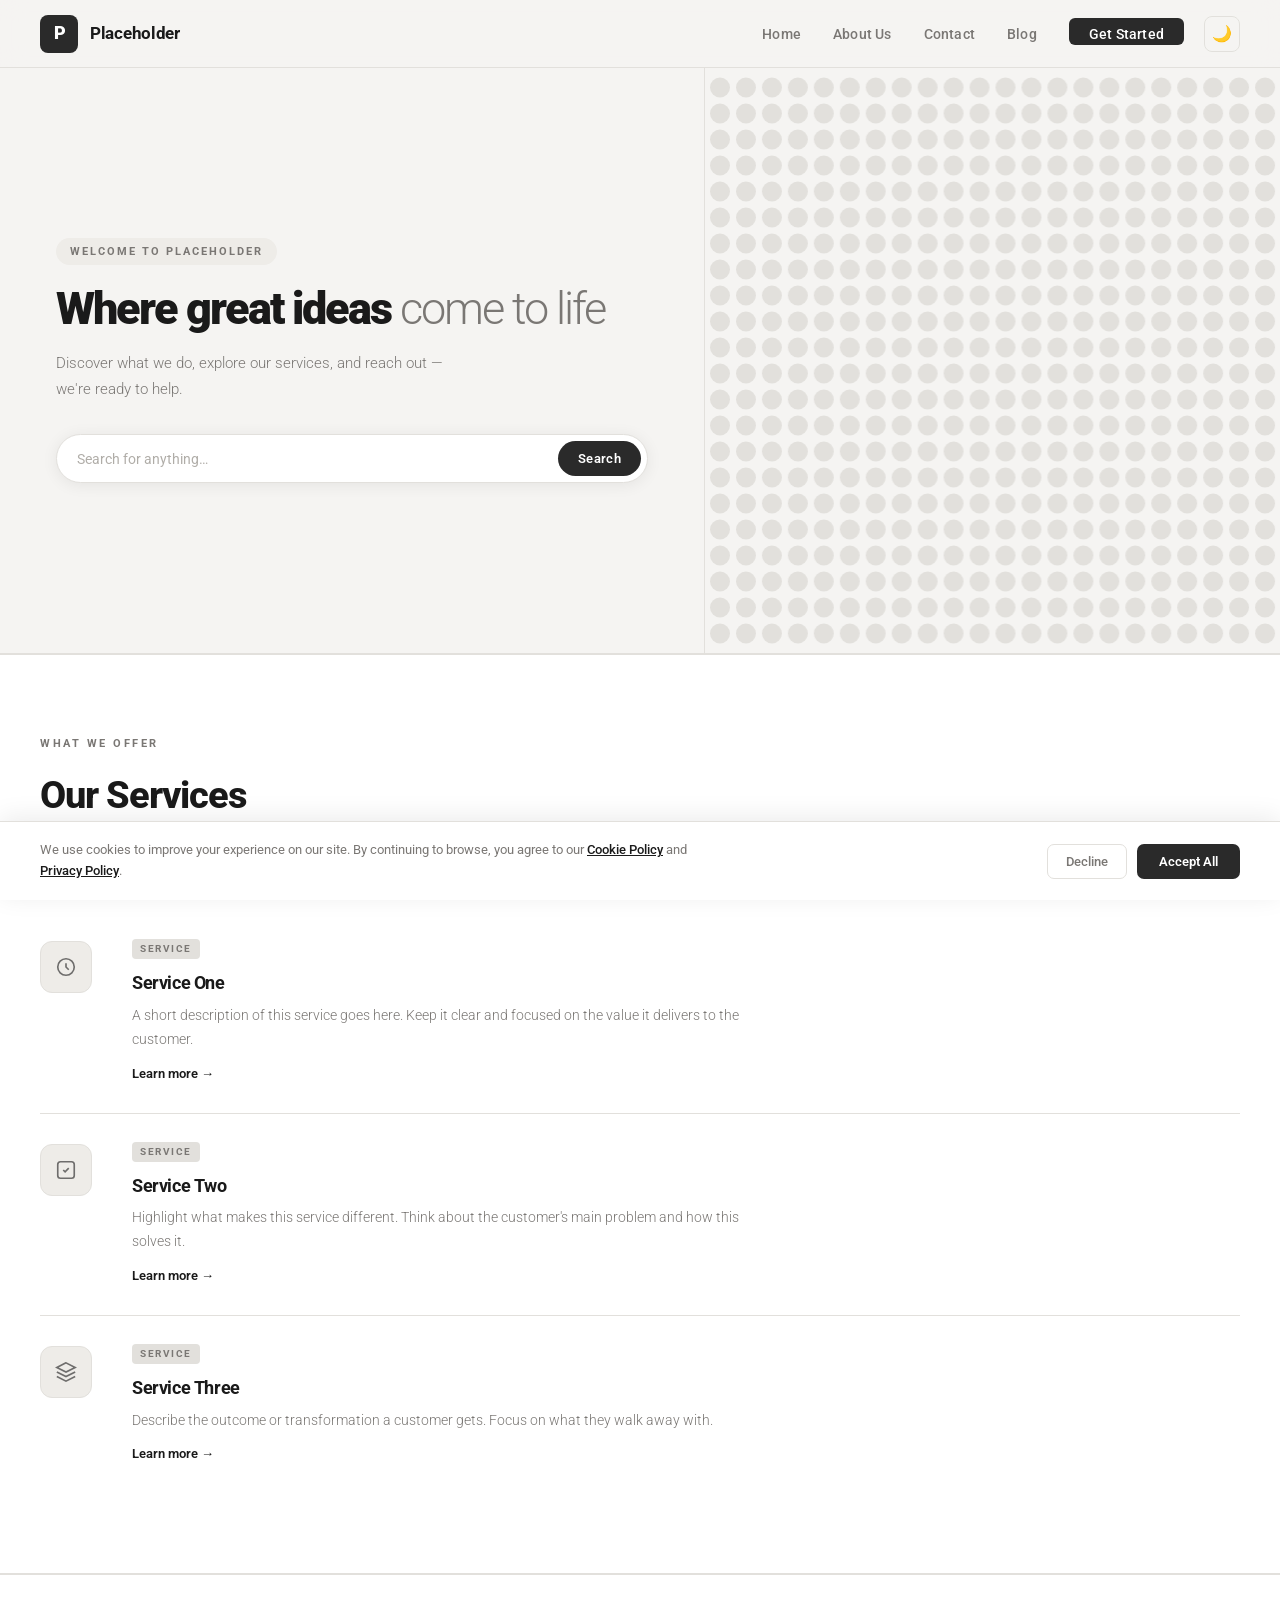
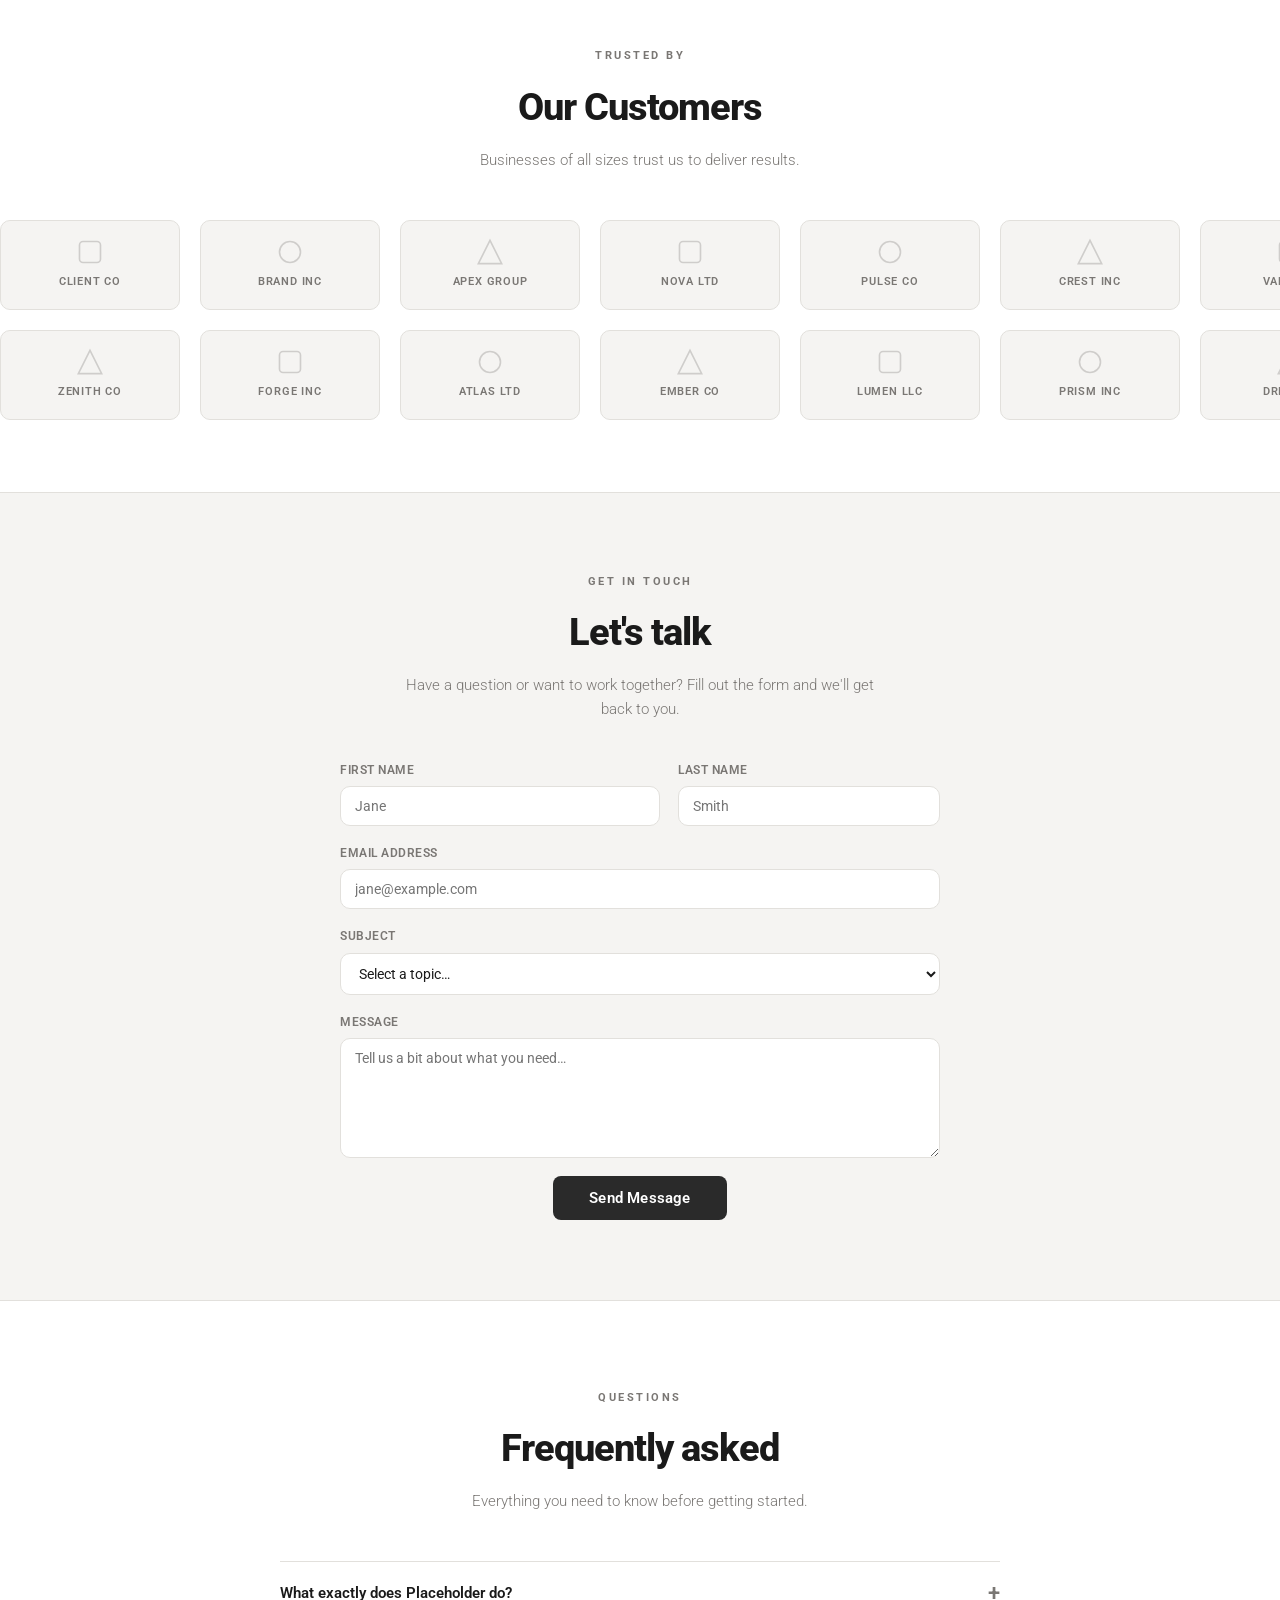
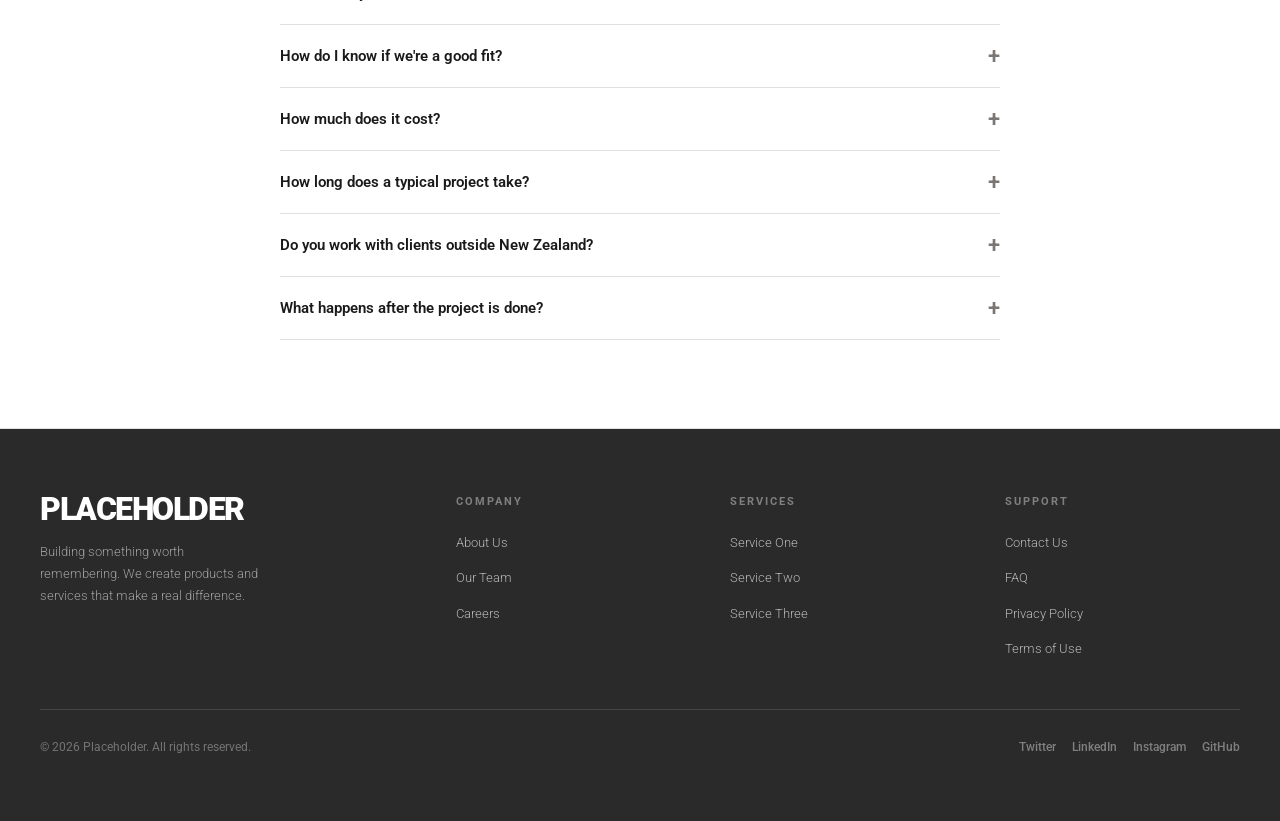
<file: index.html>
<!DOCTYPE html>
<html lang="en">
<head>
  <meta charset="UTF-8" />
  <meta name="viewport" content="width=device-width, initial-scale=1.0"/>
  <title>Placeholder — Wellington NZ | Services & Products</title>
    <meta name="description" content="Placeholder is a two-person team based in Wellington, New Zealand. We deliver focused, high-quality services to businesses across NZ and beyond.">
  <meta name="robots" content="index, follow">
  <link rel="canonical" href="https://placeholder.co.nz/index.html">
  <!-- Open Graph -->
  <meta property="og:type" content="website">
  <meta property="og:title" content="Placeholder — Wellington NZ">
  <meta property="og:description" content="A two-person team delivering focused, high-quality services to businesses across New Zealand and beyond.">
  <meta property="og:url" content="https://placeholder.co.nz/index.html">
  <meta property="og:site_name" content="Placeholder">
  <!-- Twitter Card -->
  <meta name="twitter:card" content="summary">
  <meta name="twitter:title" content="Placeholder — Wellington NZ">
  <meta name="twitter:description" content="A two-person team delivering focused, high-quality services to businesses across New Zealand and beyond.">
  <link href="https://fonts.googleapis.com/css2?family=Roboto:wght@300;400;500;700;900&display=swap" rel="stylesheet"/>
  <link rel="stylesheet" href="styles.css"/>
</head>
<body>

  <!-- NAV -->
  <nav>
    <a class="nav-logo" href="#">
      <div class="logo-mark">P</div>
      <span class="logo-name">Placeholder</span>
    </a>
    <div class="nav-right">
      <ul class="nav-links" id="navLinks">
        <li><a href="index.html">Home</a></li>
        <li><a data-section="about" href="about.html">About Us</a></li>
        <li><a data-section="contact" href="contact.html">Contact</a></li>
        <li><a data-section="blog" href="404.html">Blog</a></li>
        <li><a href="contact.html" class="nav-cta">Get Started</a></li>
      </ul>
      <button class="dark-toggle" id="darkToggle" aria-label="Toggle dark mode" title="Toggle dark mode">🌙</button>
      <button class="hamburger" id="hamburger" aria-label="Open menu">
        <span></span><span></span><span></span>
      </button>
    </div>
  </nav>

  <!-- MOBILE DROPDOWN -->
  <div class="mobile-menu" id="mobileMenu">
    <a href="index.html">Home</a>
    <a href="about.html">About Us</a>
    <a href="contact.html">Contact</a>
    <a href="404.html">Blog</a>
    <a href="contact.html" class="mobile-cta">Get Started</a>
  </div>

  <!-- HERO (50/50 split) -->
  <div class="hero" id="hero">
    <!-- Left: text + search -->
    <div class="hero-content">
      <div class="hero-eyebrow">Welcome to Placeholder</div>
      <h1>Where great ideas <span>come to life</span></h1>
      <p class="hero-sub">Discover what we do, explore our services, and reach out — we're ready to help.</p>
      <div class="search-bar">
        <input type="text" placeholder="Search for anything…" />
        <button class="search-btn">Search</button>
      </div>
    </div>
    <!-- Right: image placeholder -->
    <div class="hero-image" id="bubblePanel">
      <canvas id="bubbleCanvas"></canvas>
    </div>
  </div>

  <!-- SERVICES -->
  <section class="services" id="services">
    <div class="services-header">
      <div class="section-label">What We Offer</div>
      <div class="section-title">Our Services</div>
      <p class="section-sub">Everything we do, built around your needs.</p>
    </div>
    <div class="feature-list">

      <div class="feature-item">
        <div class="feature-icon">
          <svg width="22" height="22" viewBox="0 0 24 24" fill="none" stroke="currentColor" stroke-width="1.8">
            <circle cx="12" cy="12" r="9"/><path d="M12 8v4l3 3"/>
          </svg>
        </div>
        <div class="feature-body">
          <div class="feature-meta"><span class="feature-tag">Service</span></div>
          <h3>Service One</h3>
          <p>A short description of this service goes here. Keep it clear and focused on the value it delivers to the customer.</p>
          <a class="feature-link" href="service-one.html">Learn more →</a>
        </div>
      </div>

      <div class="feature-item">
        <div class="feature-icon">
          <svg width="22" height="22" viewBox="0 0 24 24" fill="none" stroke="currentColor" stroke-width="1.8">
            <rect x="3" y="3" width="18" height="18" rx="3"/><path d="M9 12l2 2 4-4"/>
          </svg>
        </div>
        <div class="feature-body">
          <div class="feature-meta"><span class="feature-tag">Service</span></div>
          <h3>Service Two</h3>
          <p>Highlight what makes this service different. Think about the customer's main problem and how this solves it.</p>
          <a class="feature-link" href="service-two.html">Learn more →</a>
        </div>
      </div>

      <div class="feature-item">
        <div class="feature-icon">
          <svg width="22" height="22" viewBox="0 0 24 24" fill="none" stroke="currentColor" stroke-width="1.8">
            <path d="M12 2L2 7l10 5 10-5-10-5z"/><path d="M2 17l10 5 10-5"/><path d="M2 12l10 5 10-5"/>
          </svg>
        </div>
        <div class="feature-body">
          <div class="feature-meta"><span class="feature-tag">Service</span></div>
          <h3>Service Three</h3>
          <p>Describe the outcome or transformation a customer gets. Focus on what they walk away with.</p>
          <a class="feature-link" href="service-three.html">Learn more →</a>
        </div>
      </div>

    </div>
  </section>

  <!-- TESTIMONIALS -->
  <section class="testimonials">
    <div class="testimonials-header">
      <div class="section-label">Trusted By</div>
      <div class="section-title">Our Customers</div>
      <p class="section-sub" style="margin:0 auto;">Businesses of all sizes trust us to deliver results.</p>
    </div>

    <!-- Row 1: left to right -->
    <div class="ticker-row ticker-row--left">
      <div class="ticker-track">
        <!-- Original set -->
        <div class="logo-card"><svg width="28" height="28" viewBox="0 0 24 24" fill="none" stroke="currentColor" stroke-width="1.4"><rect x="3" y="3" width="18" height="18" rx="3"/></svg><span>CLIENT CO</span></div>
        <div class="logo-card"><svg width="28" height="28" viewBox="0 0 24 24" fill="none" stroke="currentColor" stroke-width="1.4"><circle cx="12" cy="12" r="9"/></svg><span>BRAND INC</span></div>
        <div class="logo-card"><svg width="28" height="28" viewBox="0 0 24 24" fill="none" stroke="currentColor" stroke-width="1.4"><polygon points="12 2 22 22 2 22"/></svg><span>APEX GROUP</span></div>
        <div class="logo-card"><svg width="28" height="28" viewBox="0 0 24 24" fill="none" stroke="currentColor" stroke-width="1.4"><rect x="3" y="3" width="18" height="18" rx="3"/></svg><span>NOVA LTD</span></div>
        <div class="logo-card"><svg width="28" height="28" viewBox="0 0 24 24" fill="none" stroke="currentColor" stroke-width="1.4"><circle cx="12" cy="12" r="9"/></svg><span>PULSE CO</span></div>
        <div class="logo-card"><svg width="28" height="28" viewBox="0 0 24 24" fill="none" stroke="currentColor" stroke-width="1.4"><polygon points="12 2 22 22 2 22"/></svg><span>CREST INC</span></div>
        <div class="logo-card"><svg width="28" height="28" viewBox="0 0 24 24" fill="none" stroke="currentColor" stroke-width="1.4"><rect x="3" y="3" width="18" height="18" rx="3"/></svg><span>VANTAGE</span></div>
        <div class="logo-card"><svg width="28" height="28" viewBox="0 0 24 24" fill="none" stroke="currentColor" stroke-width="1.4"><circle cx="12" cy="12" r="9"/></svg><span>ORBIT LLC</span></div>
        <!-- Duplicate set for seamless loop -->
        <div class="logo-card"><svg width="28" height="28" viewBox="0 0 24 24" fill="none" stroke="currentColor" stroke-width="1.4"><rect x="3" y="3" width="18" height="18" rx="3"/></svg><span>CLIENT CO</span></div>
        <div class="logo-card"><svg width="28" height="28" viewBox="0 0 24 24" fill="none" stroke="currentColor" stroke-width="1.4"><circle cx="12" cy="12" r="9"/></svg><span>BRAND INC</span></div>
        <div class="logo-card"><svg width="28" height="28" viewBox="0 0 24 24" fill="none" stroke="currentColor" stroke-width="1.4"><polygon points="12 2 22 22 2 22"/></svg><span>APEX GROUP</span></div>
        <div class="logo-card"><svg width="28" height="28" viewBox="0 0 24 24" fill="none" stroke="currentColor" stroke-width="1.4"><rect x="3" y="3" width="18" height="18" rx="3"/></svg><span>NOVA LTD</span></div>
        <div class="logo-card"><svg width="28" height="28" viewBox="0 0 24 24" fill="none" stroke="currentColor" stroke-width="1.4"><circle cx="12" cy="12" r="9"/></svg><span>PULSE CO</span></div>
        <div class="logo-card"><svg width="28" height="28" viewBox="0 0 24 24" fill="none" stroke="currentColor" stroke-width="1.4"><polygon points="12 2 22 22 2 22"/></svg><span>CREST INC</span></div>
        <div class="logo-card"><svg width="28" height="28" viewBox="0 0 24 24" fill="none" stroke="currentColor" stroke-width="1.4"><rect x="3" y="3" width="18" height="18" rx="3"/></svg><span>VANTAGE</span></div>
        <div class="logo-card"><svg width="28" height="28" viewBox="0 0 24 24" fill="none" stroke="currentColor" stroke-width="1.4"><circle cx="12" cy="12" r="9"/></svg><span>ORBIT LLC</span></div>
      </div>
    </div>

    <!-- Row 2: right to left -->
    <div class="ticker-row ticker-row--right">
      <div class="ticker-track">
        <!-- Original set -->
        <div class="logo-card"><svg width="28" height="28" viewBox="0 0 24 24" fill="none" stroke="currentColor" stroke-width="1.4"><polygon points="12 2 22 22 2 22"/></svg><span>ZENITH CO</span></div>
        <div class="logo-card"><svg width="28" height="28" viewBox="0 0 24 24" fill="none" stroke="currentColor" stroke-width="1.4"><rect x="3" y="3" width="18" height="18" rx="3"/></svg><span>FORGE INC</span></div>
        <div class="logo-card"><svg width="28" height="28" viewBox="0 0 24 24" fill="none" stroke="currentColor" stroke-width="1.4"><circle cx="12" cy="12" r="9"/></svg><span>ATLAS LTD</span></div>
        <div class="logo-card"><svg width="28" height="28" viewBox="0 0 24 24" fill="none" stroke="currentColor" stroke-width="1.4"><polygon points="12 2 22 22 2 22"/></svg><span>EMBER CO</span></div>
        <div class="logo-card"><svg width="28" height="28" viewBox="0 0 24 24" fill="none" stroke="currentColor" stroke-width="1.4"><rect x="3" y="3" width="18" height="18" rx="3"/></svg><span>LUMEN LLC</span></div>
        <div class="logo-card"><svg width="28" height="28" viewBox="0 0 24 24" fill="none" stroke="currentColor" stroke-width="1.4"><circle cx="12" cy="12" r="9"/></svg><span>PRISM INC</span></div>
        <div class="logo-card"><svg width="28" height="28" viewBox="0 0 24 24" fill="none" stroke="currentColor" stroke-width="1.4"><polygon points="12 2 22 22 2 22"/></svg><span>DRIFT CO</span></div>
        <div class="logo-card"><svg width="28" height="28" viewBox="0 0 24 24" fill="none" stroke="currentColor" stroke-width="1.4"><rect x="3" y="3" width="18" height="18" rx="3"/></svg><span>HAVEN LTD</span></div>
        <!-- Duplicate set for seamless loop -->
        <div class="logo-card"><svg width="28" height="28" viewBox="0 0 24 24" fill="none" stroke="currentColor" stroke-width="1.4"><polygon points="12 2 22 22 2 22"/></svg><span>ZENITH CO</span></div>
        <div class="logo-card"><svg width="28" height="28" viewBox="0 0 24 24" fill="none" stroke="currentColor" stroke-width="1.4"><rect x="3" y="3" width="18" height="18" rx="3"/></svg><span>FORGE INC</span></div>
        <div class="logo-card"><svg width="28" height="28" viewBox="0 0 24 24" fill="none" stroke="currentColor" stroke-width="1.4"><circle cx="12" cy="12" r="9"/></svg><span>ATLAS LTD</span></div>
        <div class="logo-card"><svg width="28" height="28" viewBox="0 0 24 24" fill="none" stroke="currentColor" stroke-width="1.4"><polygon points="12 2 22 22 2 22"/></svg><span>EMBER CO</span></div>
        <div class="logo-card"><svg width="28" height="28" viewBox="0 0 24 24" fill="none" stroke="currentColor" stroke-width="1.4"><rect x="3" y="3" width="18" height="18" rx="3"/></svg><span>LUMEN LLC</span></div>
        <div class="logo-card"><svg width="28" height="28" viewBox="0 0 24 24" fill="none" stroke="currentColor" stroke-width="1.4"><circle cx="12" cy="12" r="9"/></svg><span>PRISM INC</span></div>
        <div class="logo-card"><svg width="28" height="28" viewBox="0 0 24 24" fill="none" stroke="currentColor" stroke-width="1.4"><polygon points="12 2 22 22 2 22"/></svg><span>DRIFT CO</span></div>
        <div class="logo-card"><svg width="28" height="28" viewBox="0 0 24 24" fill="none" stroke="currentColor" stroke-width="1.4"><rect x="3" y="3" width="18" height="18" rx="3"/></svg><span>HAVEN LTD</span></div>
      </div>
    </div>
  </section>

  <!-- CONTACT -->
  <section class="contact" id="contact">
    <div class="contact-inner">
      <div class="section-label">Get In Touch</div>
      <div class="section-title">Let's talk</div>
      <p class="section-sub">Have a question or want to work together? Fill out the form and we'll get back to you.</p>
      <form class="contact-form" onsubmit="return false;">
        <div class="form-row">
          <div class="form-group">
            <label for="fname">First Name</label>
            <input type="text" id="fname" placeholder="Jane" />
          </div>
          <div class="form-group">
            <label for="lname">Last Name</label>
            <input type="text" id="lname" placeholder="Smith" />
          </div>
        </div>
        <div class="form-group">
          <label for="email">Email Address</label>
          <input type="email" id="email" placeholder="jane@example.com" />
        </div>
        <div class="form-group">
          <label for="subject">Subject</label>
          <select id="subject">
            <option value="">Select a topic…</option>
            <option>General Enquiry</option>
            <option>Service / Product Question</option>
            <option>Partnership</option>
            <option>Other</option>
          </select>
        </div>
        <div class="form-group">
          <label for="message">Message</label>
          <textarea id="message" placeholder="Tell us a bit about what you need…"></textarea>
        </div>
        <button type="submit" class="submit-btn">Send Message</button>
      </form>
    </div>
  </section>

  <!-- FAQ -->
  <section class="faq-section">
    <div class="faq-inner">
      <div class="faq-header">
        <div class="section-label">Questions</div>
        <div class="section-title">Frequently asked</div>
        <p class="section-sub">Everything you need to know before getting started.</p>
      </div>
      <div class="faq-list">

        <div class="faq-item">
          <button class="faq-question">What exactly does Placeholder do?<span class="faq-icon">+</span></button>
          <div class="faq-answer">Placeholder is a two-person team based in Wellington, New Zealand. We help businesses solve real problems through focused, well-executed services. We keep our client list small so every engagement gets our full attention.</div>
        </div>

        <div class="faq-item">
          <button class="faq-question">How do I know if we're a good fit?<span class="faq-icon">+</span></button>
          <div class="faq-answer">The best way to find out is to get in touch. We'll have a short conversation about what you're trying to achieve and give you an honest answer about whether we can help. No hard sell, no obligation.</div>
        </div>

        <div class="faq-item">
          <button class="faq-question">How much does it cost?<span class="faq-icon">+</span></button>
          <div class="faq-answer">Pricing depends on the scope and nature of the engagement. We provide clear, upfront pricing after a discovery conversation — no hidden fees, no surprise invoices. Most projects are fixed-price so you always know what you're committing to.</div>
        </div>

        <div class="faq-item">
          <button class="faq-question">How long does a typical project take?<span class="faq-icon">+</span></button>
          <div class="faq-answer">It varies by service and scope. Some engagements are complete in 2–3 weeks, others run longer. We'll give you a specific timeline during scoping so you can plan accordingly.</div>
        </div>

        <div class="faq-item">
          <button class="faq-question">Do you work with clients outside New Zealand?<span class="faq-icon">+</span></button>
          <div class="faq-answer">Yes — we work with clients across New Zealand, Australia, and beyond. Most of our work is done remotely, and we're experienced at collaborating across time zones.</div>
        </div>

        <div class="faq-item">
          <button class="faq-question">What happens after the project is done?<span class="faq-icon">+</span></button>
          <div class="faq-answer">Every engagement includes a handover period where we make sure you're fully set up and confident. We also offer ongoing support packages for clients who want continued access to our team after delivery.</div>
        </div>

      </div>
    </div>
  </section>

  <!-- FOOTER -->
  <footer>
    <div class="footer-top">
      <div class="footer-brand">
        <div class="footer-brand-name">PLACEHOLDER</div>
        <p>Building something worth remembering. We create products and services that make a real difference.</p>
      </div>
      <div class="footer-col">
        <h4>Company</h4>
        <ul>
          <li><a href="about.html">About Us</a></li>
          <li><a href="about.html#team">Our Team</a></li>
          <li><a href="about.html#careers">Careers</a></li>
        </ul>
      </div>
      <div class="footer-col">
        <h4>Services</h4>
        <ul>
          <li><a href="service-one.html">Service One</a></li>
          <li><a href="service-two.html">Service Two</a></li>
          <li><a href="service-three.html">Service Three</a></li>
        </ul>
      </div>
      <div class="footer-col">
        <h4>Support</h4>
        <ul>
          <li><a href="404.html">Contact Us</a></li>
          <li><a href="404.html">FAQ</a></li>
          <li><a href="404.html">Privacy Policy</a></li>
          <li><a href="404.html">Terms of Use</a></li>
        </ul>
      </div>
    </div>
    <div class="footer-bottom">
      <span>© 2026 Placeholder. All rights reserved.</span>
      <div class="footer-socials">
        <a href="#">Twitter</a>
        <a href="#">LinkedIn</a>
        <a href="#">Instagram</a>
        <a href="#">GitHub</a>
      </div>
    </div>
  </footer>

  <!-- BACK TO TOP -->
  <button class="back-to-top" id="backToTop" aria-label="Back to top">↑</button>

  <!-- COOKIE BANNER -->
  <div class="cookie-banner" id="cookieBanner">
    <p class="cookie-text">
      We use cookies to improve your experience on our site. By continuing to browse, you agree to our
      <a href="#">Cookie Policy</a> and <a href="#">Privacy Policy</a>.
    </p>
    <div class="cookie-buttons">
      <button class="cookie-decline" id="cookieDecline">Decline</button>
      <button class="cookie-accept" id="cookieAccept">Accept All</button>
    </div>
  </div>

  <script>
    // ── DARK MODE ──
    const darkToggle = document.getElementById('darkToggle');
    const html = document.documentElement;
    const savedTheme = localStorage.getItem('theme') || 'light';
    html.setAttribute('data-theme', savedTheme);
    darkToggle.textContent = savedTheme === 'dark' ? '☀️' : '🌙';
    darkToggle.addEventListener('click', () => {
      const next = html.getAttribute('data-theme') === 'dark' ? 'light' : 'dark';
      html.setAttribute('data-theme', next);
      localStorage.setItem('theme', next);
      darkToggle.textContent = next === 'dark' ? '☀️' : '🌙';
    });

    // ── HAMBURGER ──
    const hamburger = document.getElementById('hamburger');
    const mobileMenu = document.getElementById('mobileMenu');
    hamburger.addEventListener('click', () => {
      hamburger.classList.toggle('open');
      mobileMenu.classList.toggle('open');
    });
    mobileMenu.querySelectorAll('a').forEach(link => {
      link.addEventListener('click', () => {
        hamburger.classList.remove('open');
        mobileMenu.classList.remove('open');
      });
    });

    // ── ACTIVE NAV HIGHLIGHT ──
    const navSections = ['services', 'contact'];
    const navObserver = new IntersectionObserver(entries => {
      entries.forEach(entry => {
        const link = document.querySelector(`[data-section="${entry.target.id}"]`);
        if (link) link.classList.toggle('active', entry.isIntersecting);
      });
    }, { threshold: 0.4 });
    navSections.forEach(id => {
      const el = document.getElementById(id);
      if (el) navObserver.observe(el);
    });

    // ── BACK TO TOP ──
    const backToTop = document.getElementById('backToTop');
    window.addEventListener('scroll', () => {
      backToTop.classList.toggle('visible', window.scrollY > 400);
    });
    backToTop.addEventListener('click', () => window.scrollTo({ top: 0, behavior: 'smooth' }));

    // ── COOKIE BANNER ──
    const cookieBanner = document.getElementById('cookieBanner');
    if (localStorage.getItem('cookieChoice')) cookieBanner.classList.add('hidden');
    document.getElementById('cookieAccept').addEventListener('click', () => {
      localStorage.setItem('cookieChoice', 'accepted');
      cookieBanner.classList.add('hidden');
    });
    document.getElementById('cookieDecline').addEventListener('click', () => {
      localStorage.setItem('cookieChoice', 'declined');
      cookieBanner.classList.add('hidden');
    });


    // ── BUBBLE CANVAS ──
    (function() {
      const canvas = document.getElementById('bubbleCanvas');
      const panel  = document.getElementById('bubblePanel');
      if (!canvas || !panel) return;
      const ctx = canvas.getContext('2d');

      const RADIUS    = 10;   // resting radius
      const SPACING   = 26;   // grid spacing
      const MAX_GROW  = 26;   // max radius of hovered bubble
      const PUSH_R    = 85;   // repulsion radius for neighbours
      const STIFFNESS = 0.16;
      const DAMPING   = 0.70;

      let bubbles = [];
      let mouse = { x: -999, y: -999, inside: false };
      let closestIdx = -1;

      function randomRainbow() {
        const hue = Math.floor(Math.random() * 360);
        return `hsl(${hue}, 90%, 60%)`;
      }

      function resize() {
        canvas.width  = panel.offsetWidth;
        canvas.height = panel.offsetHeight || 520;
        buildGrid();
      }

      let autoGlowIdxs = new Set();

      function buildGrid() {
        bubbles = [];
        const cols = Math.floor((canvas.width  - SPACING) / SPACING) + 1;
        const rows = Math.floor((canvas.height - SPACING) / SPACING) + 1;
        const offX = (canvas.width  - (cols - 1) * SPACING) / 2;
        const offY = (canvas.height - (rows - 1) * SPACING) / 2;
        for (let r = 0; r < rows; r++) {
          for (let c = 0; c < cols; c++) {
            const ox = offX + c * SPACING;
            const oy = offY + r * SPACING;
            bubbles.push({
              ox, oy, x: ox, y: oy,
              vx: 0, vy: 0,
              radius: RADIUS,
              color: null,
              colorT: 0,        // hover colour blend
              glowColor: null,
              glowT: 0,         // ambient glow blend
            });
          }
        }
        closestIdx = -1;
        autoGlowIdxs = new Set();
      }

      // Auto-glow: picks 5-10 random bubbles every 2s, at least 2 grid steps apart
      let autoGlowTimer = null;

      function pickGlowBubbles() {
        if (bubbles.length === 0) return;

        // Fade out all current glows
        autoGlowIdxs.forEach(idx => { if (bubbles[idx]) bubbles[idx].glowT = 0; });
        autoGlowIdxs.clear();

        const count = 5 + Math.floor(Math.random() * 6); // 5–10
        const minDist = SPACING * 2.2; // at least 2 circles apart
        const candidates = [];

        let attempts = 0;
        while (candidates.length < count && attempts < 500) {
          attempts++;
          const pick = Math.floor(Math.random() * bubbles.length);
          if (pick === closestIdx) continue;
          const pb = bubbles[pick];

          // Check distance from all already chosen candidates
          let tooClose = false;
          for (const c of candidates) {
            const cb = bubbles[c];
            if (Math.hypot(pb.ox - cb.ox, pb.oy - cb.oy) < minDist) { tooClose = true; break; }
          }
          if (!tooClose) candidates.push(pick);
        }

        candidates.forEach(idx => {
          autoGlowIdxs.add(idx);
          bubbles[idx].glowColor = randomRainbow();
          bubbles[idx].glowT = 0;
        });
      }

      function startAutoGlow() {
        if (autoGlowTimer) return;
        pickGlowBubbles(); // fire immediately on start
        autoGlowTimer = setInterval(pickGlowBubbles, 2000);
      }

      function stopAutoGlow() {
        if (autoGlowTimer) { clearInterval(autoGlowTimer); autoGlowTimer = null; }
        autoGlowIdxs.forEach(idx => { if (bubbles[idx]) bubbles[idx].glowT = 0; });
        autoGlowIdxs.clear();
      }

      startAutoGlow();

      function getRestColor() {
        return document.documentElement.getAttribute('data-theme') === 'dark'
          ? '#2e2e2e' : '#e2e0dc';
      }

      function lerp(a, b, t) { return a + (b - a) * t; }

      function loop() {
        ctx.clearRect(0, 0, canvas.width, canvas.height);
        const restColor = getRestColor();

        // Find which bubble the cursor is closest to (its origin)
        let newClosest = -1;
        let minDist = Infinity;
        if (mouse.inside) {
          for (let i = 0; i < bubbles.length; i++) {
            const b = bubbles[i];
            const d = Math.hypot(mouse.x - b.ox, mouse.y - b.oy);
            if (d < minDist) { minDist = d; newClosest = i; }
          }
        }

        // Assign a new random rainbow colour whenever we land on a new bubble
        if (newClosest !== closestIdx) {
          if (newClosest !== -1) bubbles[newClosest].color = randomRainbow();
          closestIdx = newClosest;
        }

        for (let i = 0; i < bubbles.length; i++) {
          const b = bubbles[i];
          const isHovered = (i === closestIdx);

          if (isHovered) {
            // Hovered bubble: stay at origin, just grow
            b.x = b.ox;
            b.y = b.oy;
            b.vx = 0;
            b.vy = 0;
            b.radius = lerp(b.radius, MAX_GROW, 0.18);
            b.colorT  = lerp(b.colorT, 1, 0.12);
          } else {
            // Push away from the hovered bubble's origin
            if (closestIdx !== -1) {
              const hb = bubbles[closestIdx];
              const dx = b.ox - hb.ox;
              const dy = b.oy - hb.oy;
              const dist = Math.hypot(dx, dy) || 0.001;
              if (dist < PUSH_R) {
                const force = ((PUSH_R - dist) / PUSH_R) * 5.5;
                b.vx += (dx / dist) * force;
                b.vy += (dy / dist) * force;
              }
            }

            // Spring back to origin
            b.vx += (b.ox - b.x) * STIFFNESS;
            b.vy += (b.oy - b.y) * STIFFNESS;
            b.vx *= DAMPING;
            b.vy *= DAMPING;
            b.x  += b.vx;
            b.y  += b.vy;

            b.colorT  = lerp(b.colorT, 0, 0.10);
          }

          // Animate ambient glow + size boost (handles radius for non-hovered bubbles)
          const isAutoGlow = autoGlowIdxs.has(i);
          if (!isHovered) {
            if (isAutoGlow) {
              b.glowT   = lerp(b.glowT, 1, 0.06);
              b.radius  = lerp(b.radius, RADIUS * 1.15, 0.10);
            } else {
              b.glowT   = lerp(b.glowT, 0, 0.04);
              b.radius  = lerp(b.radius, RADIUS, 0.10);
            }
          }

          // Draw base
          ctx.beginPath();
          ctx.arc(b.x, b.y, Math.max(1, b.radius), 0, Math.PI * 2);
          ctx.fillStyle = restColor;
          ctx.fill();

          // Draw hover colour overlay
          if (b.colorT > 0.01 && b.color) {
            ctx.beginPath();
            ctx.arc(b.x, b.y, Math.max(1, b.radius), 0, Math.PI * 2);
            ctx.fillStyle = b.color;
            ctx.globalAlpha = b.colorT;
            ctx.fill();
            ctx.globalAlpha = 1;
          }

          // Draw ambient glow overlay (independent of hover)
          if (b.glowT > 0.01 && b.glowColor) {
            ctx.beginPath();
            ctx.arc(b.x, b.y, Math.max(1, b.radius), 0, Math.PI * 2);
            ctx.fillStyle = b.glowColor;
            ctx.globalAlpha = b.glowT * 0.85;
            ctx.fill();
            ctx.globalAlpha = 1;
          }
        }
        requestAnimationFrame(loop);
      }

      canvas.addEventListener('mouseenter', () => {
        mouse.inside = true;
        stopAutoGlow();
      });
      canvas.addEventListener('mouseleave', () => {
        mouse.inside = false;
        mouse.x = -999; mouse.y = -999;
        closestIdx = -1;
        startAutoGlow();
      });
      canvas.addEventListener('mousemove', e => {
        const rect = canvas.getBoundingClientRect();
        mouse.x = (e.clientX - rect.left) * (canvas.width  / rect.width);
        mouse.y = (e.clientY - rect.top)  * (canvas.height / rect.height);
      });

      new MutationObserver(() => {}).observe(
        document.documentElement, { attributes: true, attributeFilter: ['data-theme'] }
      );

      resize();
      window.addEventListener('resize', resize);
      loop();
    })();

    
    // ── FAQ ACCORDION ──
    document.querySelectorAll('.faq-question').forEach(btn => {
      btn.addEventListener('click', () => {
        const item = btn.closest('.faq-item');
        const isOpen = item.classList.contains('open');
        document.querySelectorAll('.faq-item').forEach(i => i.classList.remove('open'));
        if (!isOpen) item.classList.add('open');
      });
    });

    // ── FADE IN ON SCROLL ──
    const fadeObserver = new IntersectionObserver(entries => {
      entries.forEach(e => {
        if (e.isIntersecting) { e.target.style.opacity = 1; e.target.style.transform = 'translateY(0)'; }
      });
    }, { threshold: 0.12 });
    document.querySelectorAll('.service-card, .contact-inner, .section-title, .section-sub').forEach(el => {
      el.style.opacity = '0';
      el.style.transform = 'translateY(18px)';
      el.style.transition = 'opacity 0.55s ease, transform 0.55s ease';
      fadeObserver.observe(el);
    });
  </script>

</body>
</html>
</file>
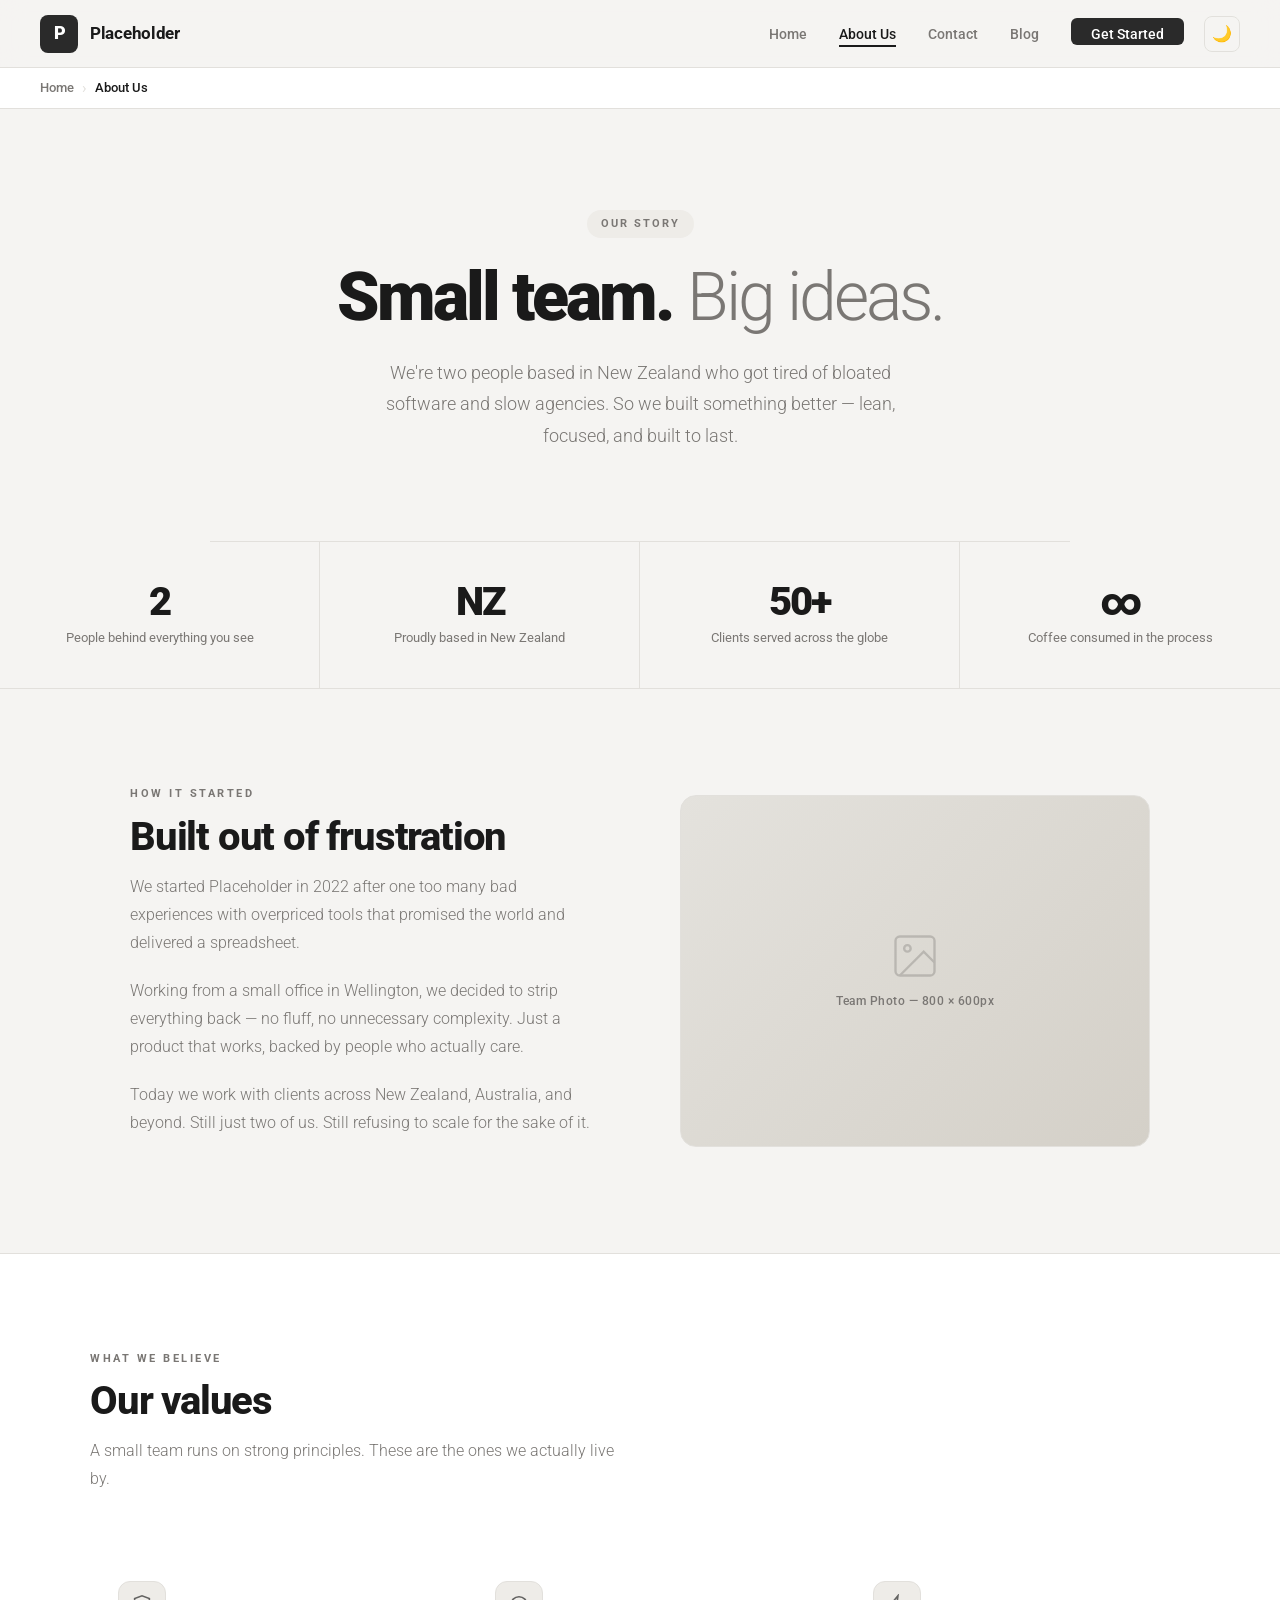
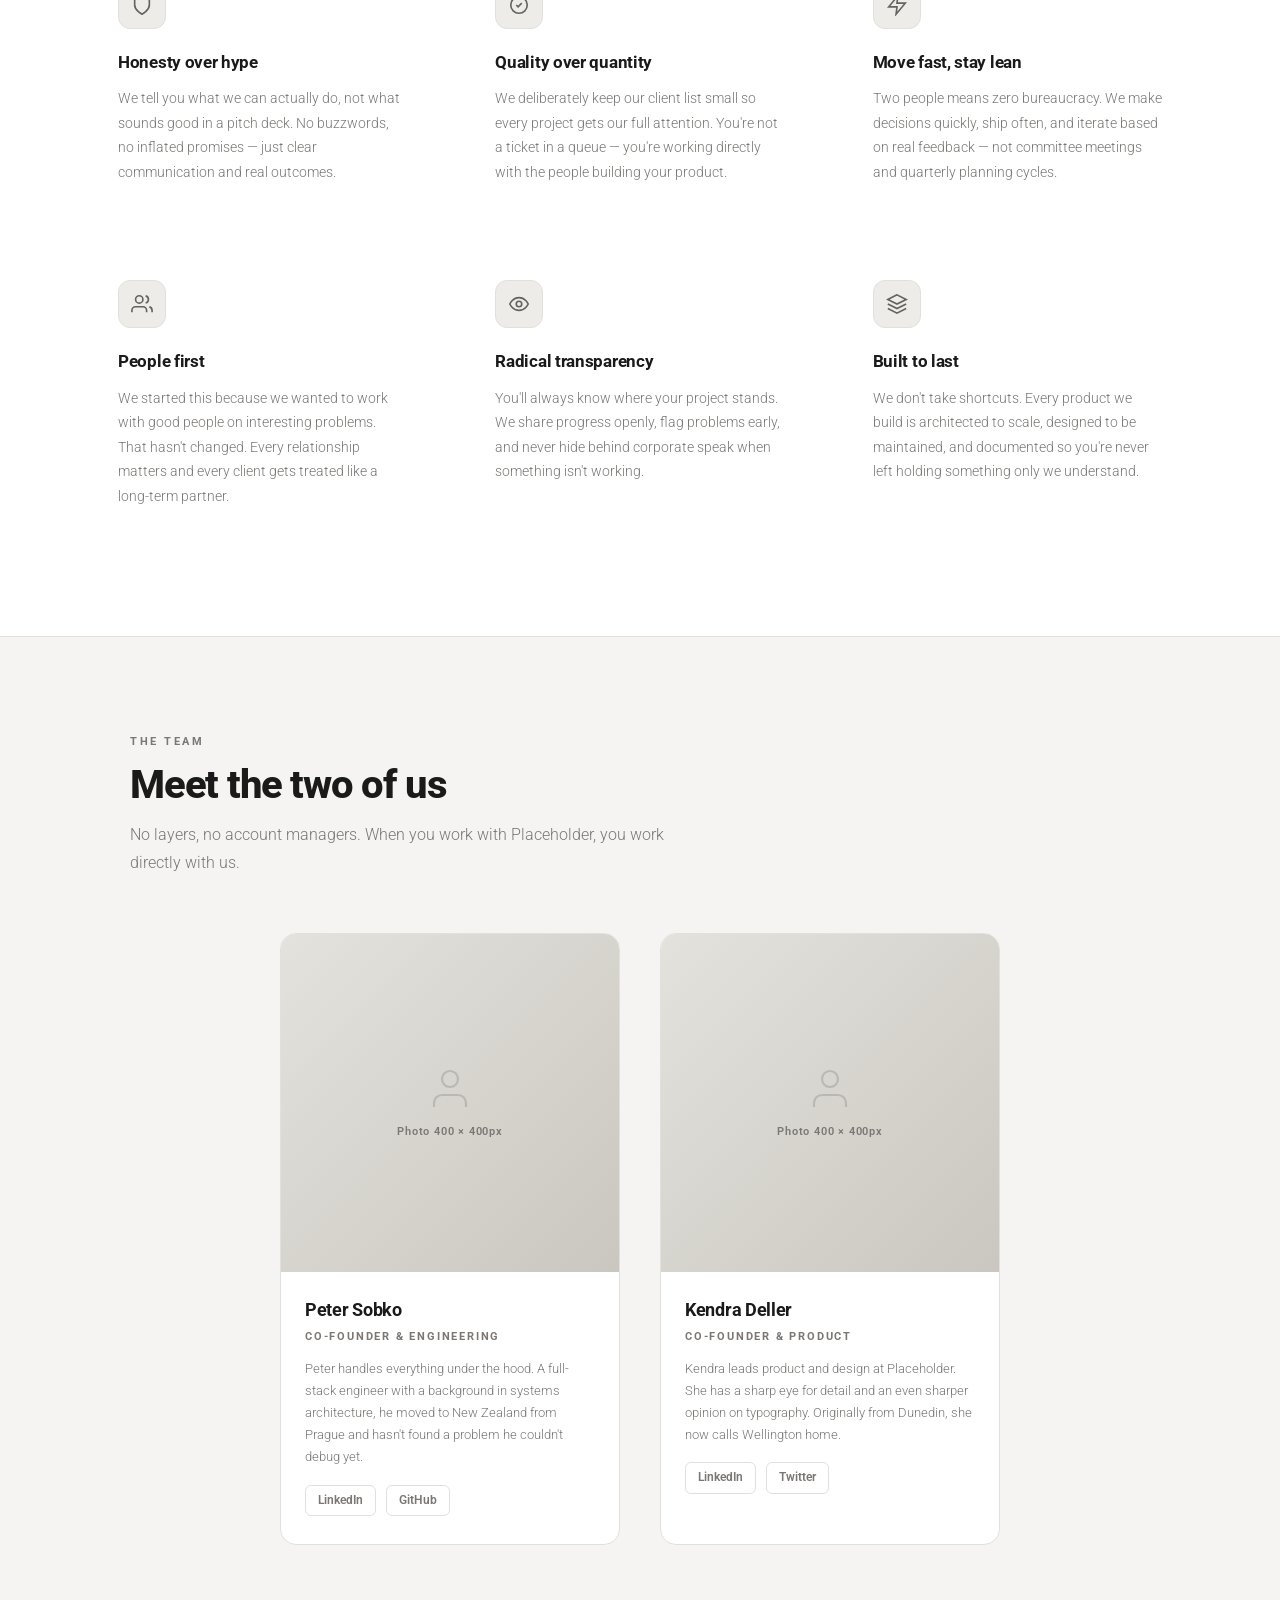
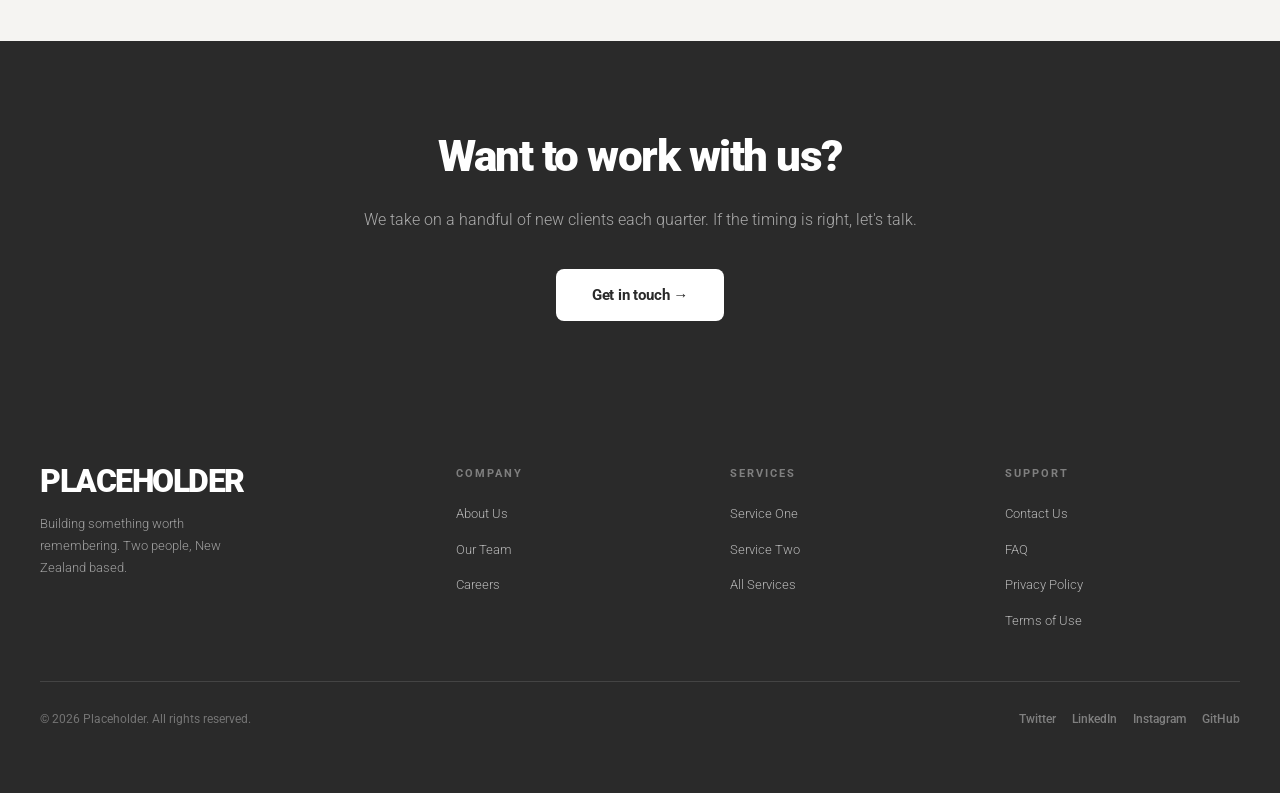
<file: about.html>
<!DOCTYPE html>
<html lang="en">
<head>
  <meta charset="UTF-8" />
  <meta name="viewport" content="width=device-width, initial-scale=1.0"/>
  <title>About Us | Placeholder</title>
  <link href="https://fonts.googleapis.com/css2?family=Roboto:wght@300;400;500;700;900&display=swap" rel="stylesheet"/>
  <link rel="stylesheet" href="about.css"/>
</head>
<body>

  <!-- NAV -->
  <nav>
    <a class="nav-logo" href="index.html" title="Back to Home">
      <div class="logo-mark">P</div>
      <span class="logo-name">Placeholder</span>
    </a>
    <div class="nav-right">
      <ul class="nav-links">
        <li><a href="index.html">Home</a></li>
        <li><a class="active">About Us</a></li>
        <li><a href="contact.html">Contact</a></li>
        <li><a href="404.html">Blog</a></li>
        <li><a href="contact.html" class="nav-cta">Get Started</a></li>
      </ul>
      <button class="dark-toggle" id="darkToggle" aria-label="Toggle dark mode">🌙</button>
      <button class="hamburger" id="hamburger" aria-label="Open menu">
        <span></span><span></span><span></span>
      </button>
    </div>
  </nav>

  <!-- MOBILE MENU -->
  <div class="mobile-menu" id="mobileMenu">
    <a href="index.html">Home</a>
    <a>About Us</a>
    <a href="contact.html">Contact</a>
    <a href="404.html">Blog</a>
    <a href="contact.html" class="mobile-cta">Get Started</a>
  </div>

  <!-- BREADCRUMB -->
  <div class="breadcrumb">
    <div class="breadcrumb-inner">
      <a href="index.html">Home</a>
      <span class="breadcrumb-sep">›</span>
      <span>About Us</span>
    </div>
  </div>

  <!-- HERO -->
  <div class="about-hero">
    <div class="hero-eyebrow">Our Story</div>
    <h1>Small team. <span>Big ideas.</span></h1>
    <p>We're two people based in New Zealand who got tired of bloated software and slow agencies. So we built something better — lean, focused, and built to last.</p>
  </div>

  <!-- STATS BAR -->
  <div class="stats-bar">
    <div class="stat-block">
      <div class="stat-number">2</div>
      <div class="stat-desc">People behind everything you see</div>
    </div>
    <div class="stat-block">
      <div class="stat-number">NZ</div>
      <div class="stat-desc">Proudly based in New Zealand</div>
    </div>
    <div class="stat-block">
      <div class="stat-number">50+</div>
      <div class="stat-desc">Clients served across the globe</div>
    </div>
    <div class="stat-block">
      <div class="stat-number">∞</div>
      <div class="stat-desc">Coffee consumed in the process</div>
    </div>
  </div>

  <!-- STORY -->
  <div class="story">
    <div class="story-text">
      <div class="section-label">How It Started</div>
      <div class="section-title">Built out of frustration</div>
      <p class="section-sub">We started Placeholder in 2022 after one too many bad experiences with overpriced tools that promised the world and delivered a spreadsheet.</p>
      <p class="section-sub">Working from a small office in Wellington, we decided to strip everything back — no fluff, no unnecessary complexity. Just a product that works, backed by people who actually care.</p>
      <p class="section-sub">Today we work with clients across New Zealand, Australia, and beyond. Still just two of us. Still refusing to scale for the sake of it.</p>
    </div>
    <div class="story-image">
      <svg width="52" height="52" viewBox="0 0 24 24" fill="none" stroke="currentColor" stroke-width="1.1">
        <rect x="3" y="3" width="18" height="18" rx="2"/><circle cx="8.5" cy="8.5" r="1.5"/>
        <polyline points="21 15 16 10 5 21"/>
      </svg>
      <p>Team Photo — 800 × 600px</p>
    </div>
  </div>

  <!-- VALUES -->
  <section class="values">
    <div class="values-header">
      <div class="section-label">What We Believe</div>
      <div class="section-title">Our values</div>
      <p class="section-sub">A small team runs on strong principles. These are the ones we actually live by.</p>
    </div>
    <div class="values-grid">

      <div class="value-card">
        <div class="value-icon">
          <svg width="22" height="22" viewBox="0 0 24 24" fill="none" stroke="currentColor" stroke-width="1.8">
            <path d="M12 22s8-4 8-10V5l-8-3-8 3v7c0 6 8 10 8 10z"/>
          </svg>
        </div>
        <h3>Honesty over hype</h3>
        <p>We tell you what we can actually do, not what sounds good in a pitch deck. No buzzwords, no inflated promises — just clear communication and real outcomes.</p>
      </div>

      <div class="value-card">
        <div class="value-icon">
          <svg width="22" height="22" viewBox="0 0 24 24" fill="none" stroke="currentColor" stroke-width="1.8">
            <circle cx="12" cy="12" r="9"/><path d="M9 12l2 2 4-4"/>
          </svg>
        </div>
        <h3>Quality over quantity</h3>
        <p>We deliberately keep our client list small so every project gets our full attention. You're not a ticket in a queue — you're working directly with the people building your product.</p>
      </div>

      <div class="value-card">
        <div class="value-icon">
          <svg width="22" height="22" viewBox="0 0 24 24" fill="none" stroke="currentColor" stroke-width="1.8">
            <polygon points="13 2 3 14 12 14 11 22 21 10 12 10 13 2"/>
          </svg>
        </div>
        <h3>Move fast, stay lean</h3>
        <p>Two people means zero bureaucracy. We make decisions quickly, ship often, and iterate based on real feedback — not committee meetings and quarterly planning cycles.</p>
      </div>

      <div class="value-card">
        <div class="value-icon">
          <svg width="22" height="22" viewBox="0 0 24 24" fill="none" stroke="currentColor" stroke-width="1.8">
            <path d="M17 21v-2a4 4 0 0 0-4-4H5a4 4 0 0 0-4 4v2"/><circle cx="9" cy="7" r="4"/>
            <path d="M23 21v-2a4 4 0 0 0-3-3.87"/><path d="M16 3.13a4 4 0 0 1 0 7.75"/>
          </svg>
        </div>
        <h3>People first</h3>
        <p>We started this because we wanted to work with good people on interesting problems. That hasn't changed. Every relationship matters and every client gets treated like a long-term partner.</p>
      </div>

      <div class="value-card">
        <div class="value-icon">
          <svg width="22" height="22" viewBox="0 0 24 24" fill="none" stroke="currentColor" stroke-width="1.8">
            <path d="M2 12s3-7 10-7 10 7 10 7-3 7-10 7-10-7-10-7z"/><circle cx="12" cy="12" r="3"/>
          </svg>
        </div>
        <h3>Radical transparency</h3>
        <p>You'll always know where your project stands. We share progress openly, flag problems early, and never hide behind corporate speak when something isn't working.</p>
      </div>

      <div class="value-card">
        <div class="value-icon">
          <svg width="22" height="22" viewBox="0 0 24 24" fill="none" stroke="currentColor" stroke-width="1.8">
            <path d="M12 2L2 7l10 5 10-5-10-5z"/><path d="M2 17l10 5 10-5"/><path d="M2 12l10 5 10-5"/>
          </svg>
        </div>
        <h3>Built to last</h3>
        <p>We don't take shortcuts. Every product we build is architected to scale, designed to be maintained, and documented so you're never left holding something only we understand.</p>
      </div>

    </div>
  </section>

  <!-- TEAM -->
  <section class="team" id="team">
    <div class="team-header">
      <div class="section-label">The Team</div>
      <div class="section-title">Meet the two of us</div>
      <p class="section-sub">No layers, no account managers. When you work with Placeholder, you work directly with us.</p>
    </div>
    <div class="team-grid">

      <div class="team-card">
        <div class="team-photo">
          <svg width="48" height="48" viewBox="0 0 24 24" fill="none" stroke="currentColor" stroke-width="1.1">
            <path d="M20 21v-2a4 4 0 0 0-4-4H8a4 4 0 0 0-4 4v2"/><circle cx="12" cy="7" r="4"/>
          </svg>
          <span>Photo 400 × 400px</span>
        </div>
        <div class="team-info">
          <h3>Peter Sobko</h3>
          <span class="team-role">Co-founder & Engineering</span>
          <p>Peter handles everything under the hood. A full-stack engineer with a background in systems architecture, he moved to New Zealand from Prague and hasn't found a problem he couldn't debug yet.</p>
          <div class="team-socials">
            <a href="404.html">LinkedIn</a>
            <a href="404.html">GitHub</a>
          </div>
        </div>
      </div>

      <div class="team-card">
        <div class="team-photo">
          <svg width="48" height="48" viewBox="0 0 24 24" fill="none" stroke="currentColor" stroke-width="1.1">
            <path d="M20 21v-2a4 4 0 0 0-4-4H8a4 4 0 0 0-4 4v2"/><circle cx="12" cy="7" r="4"/>
          </svg>
          <span>Photo 400 × 400px</span>
        </div>
        <div class="team-info">
          <h3>Kendra Deller</h3>
          <span class="team-role">Co-founder & Product</span>
          <p>Kendra leads product and design at Placeholder. She has a sharp eye for detail and an even sharper opinion on typography. Originally from Dunedin, she now calls Wellington home.</p>
          <div class="team-socials">
            <a href="404.html">LinkedIn</a>
            <a href="404.html">Twitter</a>
          </div>
        </div>
      </div>

    </div>
  </section>

  <!-- CTA BAND -->
  <div class="cta-band" id="careers">
    <h2>Want to work with us?</h2>
    <p>We take on a handful of new clients each quarter. If the timing is right, let's talk.</p>
    <a href="contact.html" class="cta-btn">Get in touch →</a>
  </div>

  <!-- FOOTER -->
  <footer>
    <div class="footer-top">
      <div class="footer-brand">
        <div class="footer-brand-name">PLACEHOLDER</div>
        <p>Building something worth remembering. Two people, New Zealand based.</p>
      </div>
      <div class="footer-col">
        <h4>Company</h4>
        <ul>
          <li><a href="about.html">About Us</a></li>
          <li><a href="about.html#team">Our Team</a></li>
          <li><a href="about.html#careers">Careers</a></li>
        </ul>
      </div>
      <div class="footer-col">
        <h4>Services</h4>
        <ul>
          <li><a href="404.html">Service One</a></li>
          <li><a href="404.html">Service Two</a></li>
          <li><a href="404.html">All Services</a></li>
        </ul>
      </div>
      <div class="footer-col">
        <h4>Support</h4>
        <ul>
          <li><a href="index.html#contact">Contact Us</a></li>
          <li><a href="404.html">FAQ</a></li>
          <li><a href="404.html">Privacy Policy</a></li>
          <li><a href="404.html">Terms of Use</a></li>
        </ul>
      </div>
    </div>
    <div class="footer-bottom">
      <span>© 2026 Placeholder. All rights reserved.</span>
      <div class="footer-socials">
        <a href="#">Twitter</a>
        <a href="#">LinkedIn</a>
        <a href="#">Instagram</a>
        <a href="#">GitHub</a>
      </div>
    </div>
  </footer>

  <!-- BACK TO TOP -->
  <button class="back-to-top" id="backToTop" aria-label="Back to top">↑</button>

  <script>
    // ── DARK MODE ──
    const darkToggle = document.getElementById('darkToggle');
    const html = document.documentElement;
    const savedTheme = localStorage.getItem('theme') || 'light';
    html.setAttribute('data-theme', savedTheme);
    darkToggle.textContent = savedTheme === 'dark' ? '☀️' : '🌙';
    darkToggle.addEventListener('click', () => {
      const next = html.getAttribute('data-theme') === 'dark' ? 'light' : 'dark';
      html.setAttribute('data-theme', next);
      localStorage.setItem('theme', next);
      darkToggle.textContent = next === 'dark' ? '☀️' : '🌙';
    });

    // ── HAMBURGER ──
    const hamburger = document.getElementById('hamburger');
    const mobileMenu = document.getElementById('mobileMenu');
    hamburger.addEventListener('click', () => {
      hamburger.classList.toggle('open');
      mobileMenu.classList.toggle('open');
    });
    mobileMenu.querySelectorAll('a').forEach(link => {
      link.addEventListener('click', () => {
        hamburger.classList.remove('open');
        mobileMenu.classList.remove('open');
      });
    });

    // ── BACK TO TOP ──
    const backToTop = document.getElementById('backToTop');
    window.addEventListener('scroll', () => {
      backToTop.classList.toggle('visible', window.scrollY > 400);
    });
    backToTop.addEventListener('click', () => window.scrollTo({ top: 0, behavior: 'smooth' }));

    // ── FADE IN ON SCROLL ──
    const observer = new IntersectionObserver(entries => {
      entries.forEach(e => {
        if (e.isIntersecting) { e.target.style.opacity = 1; e.target.style.transform = 'translateY(0)'; }
      });
    }, { threshold: 0.1 });
    document.querySelectorAll('.stat-block, .value-card, .team-card, .story-text, .story-image').forEach(el => {
      el.style.opacity = '0';
      el.style.transform = 'translateY(20px)';
      el.style.transition = 'opacity 0.5s ease, transform 0.5s ease';
      observer.observe(el);
    });
  </script>

</body>
</html>
</file>
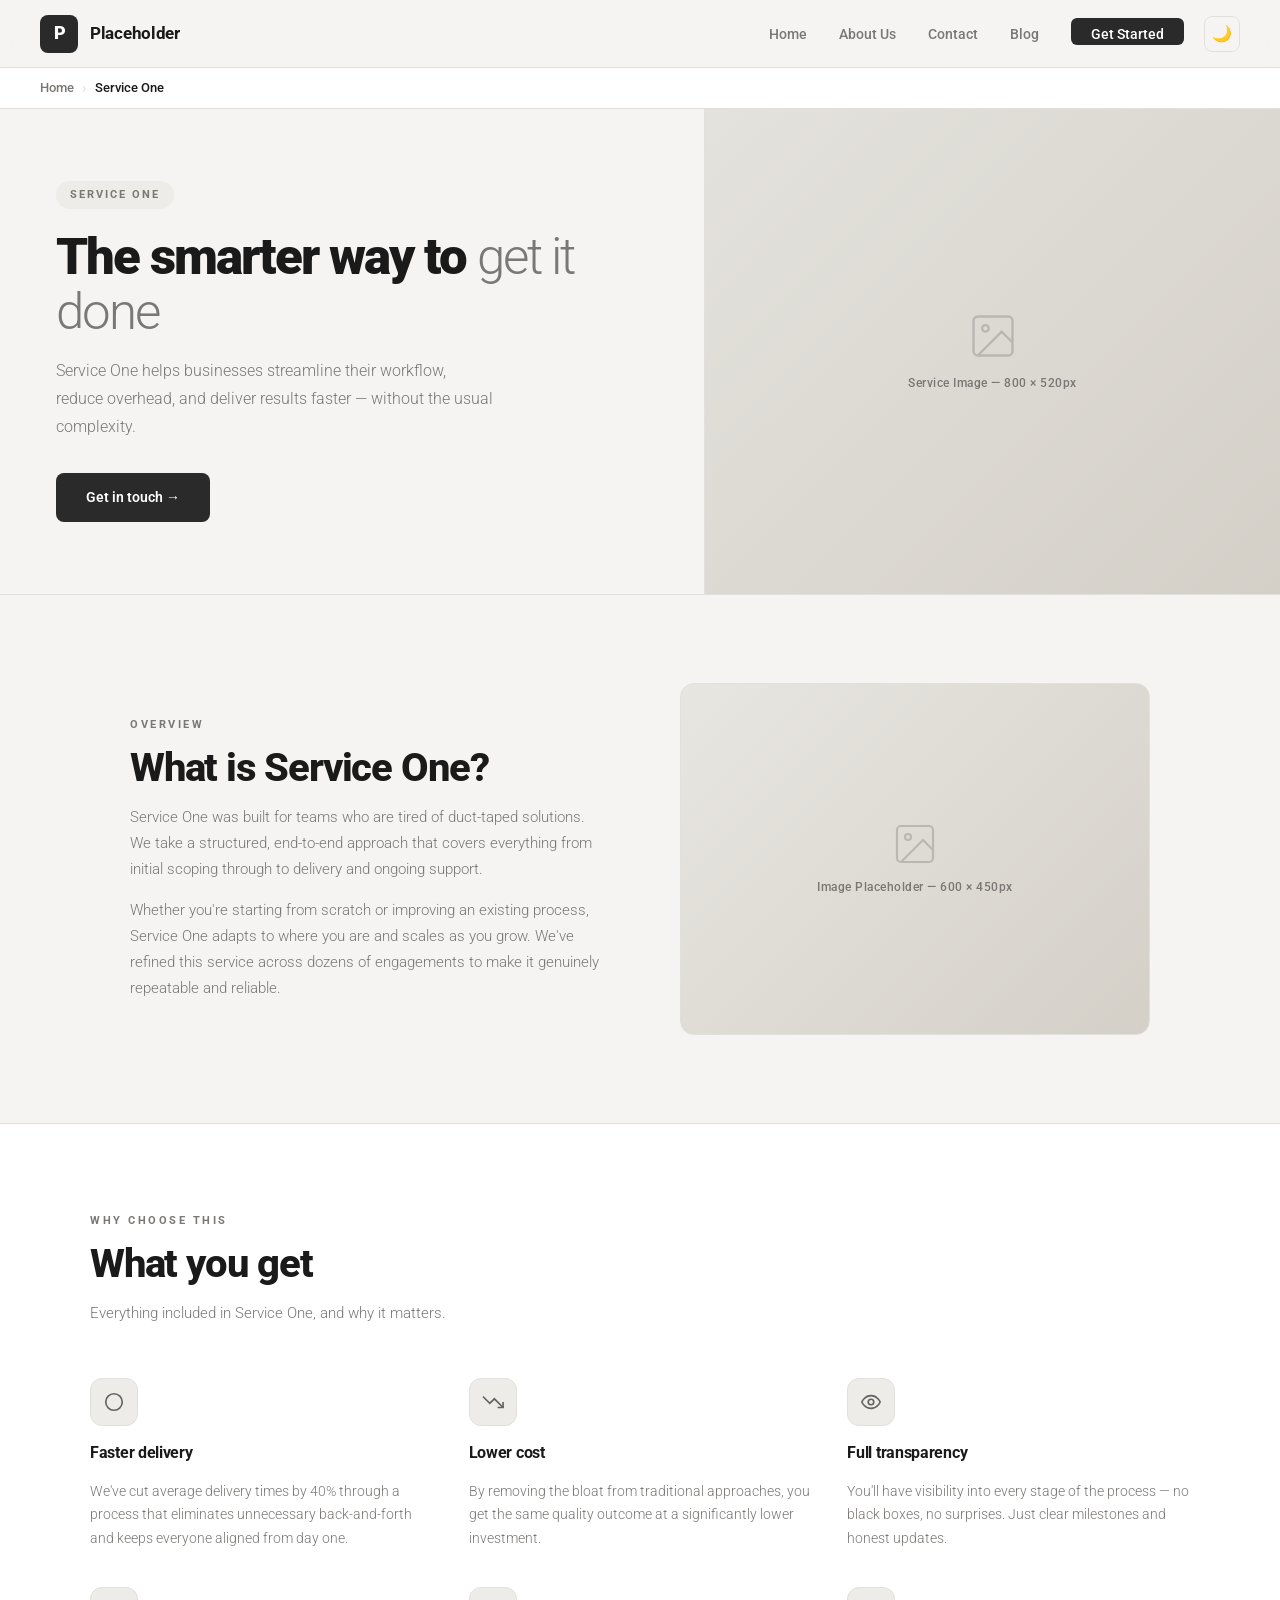
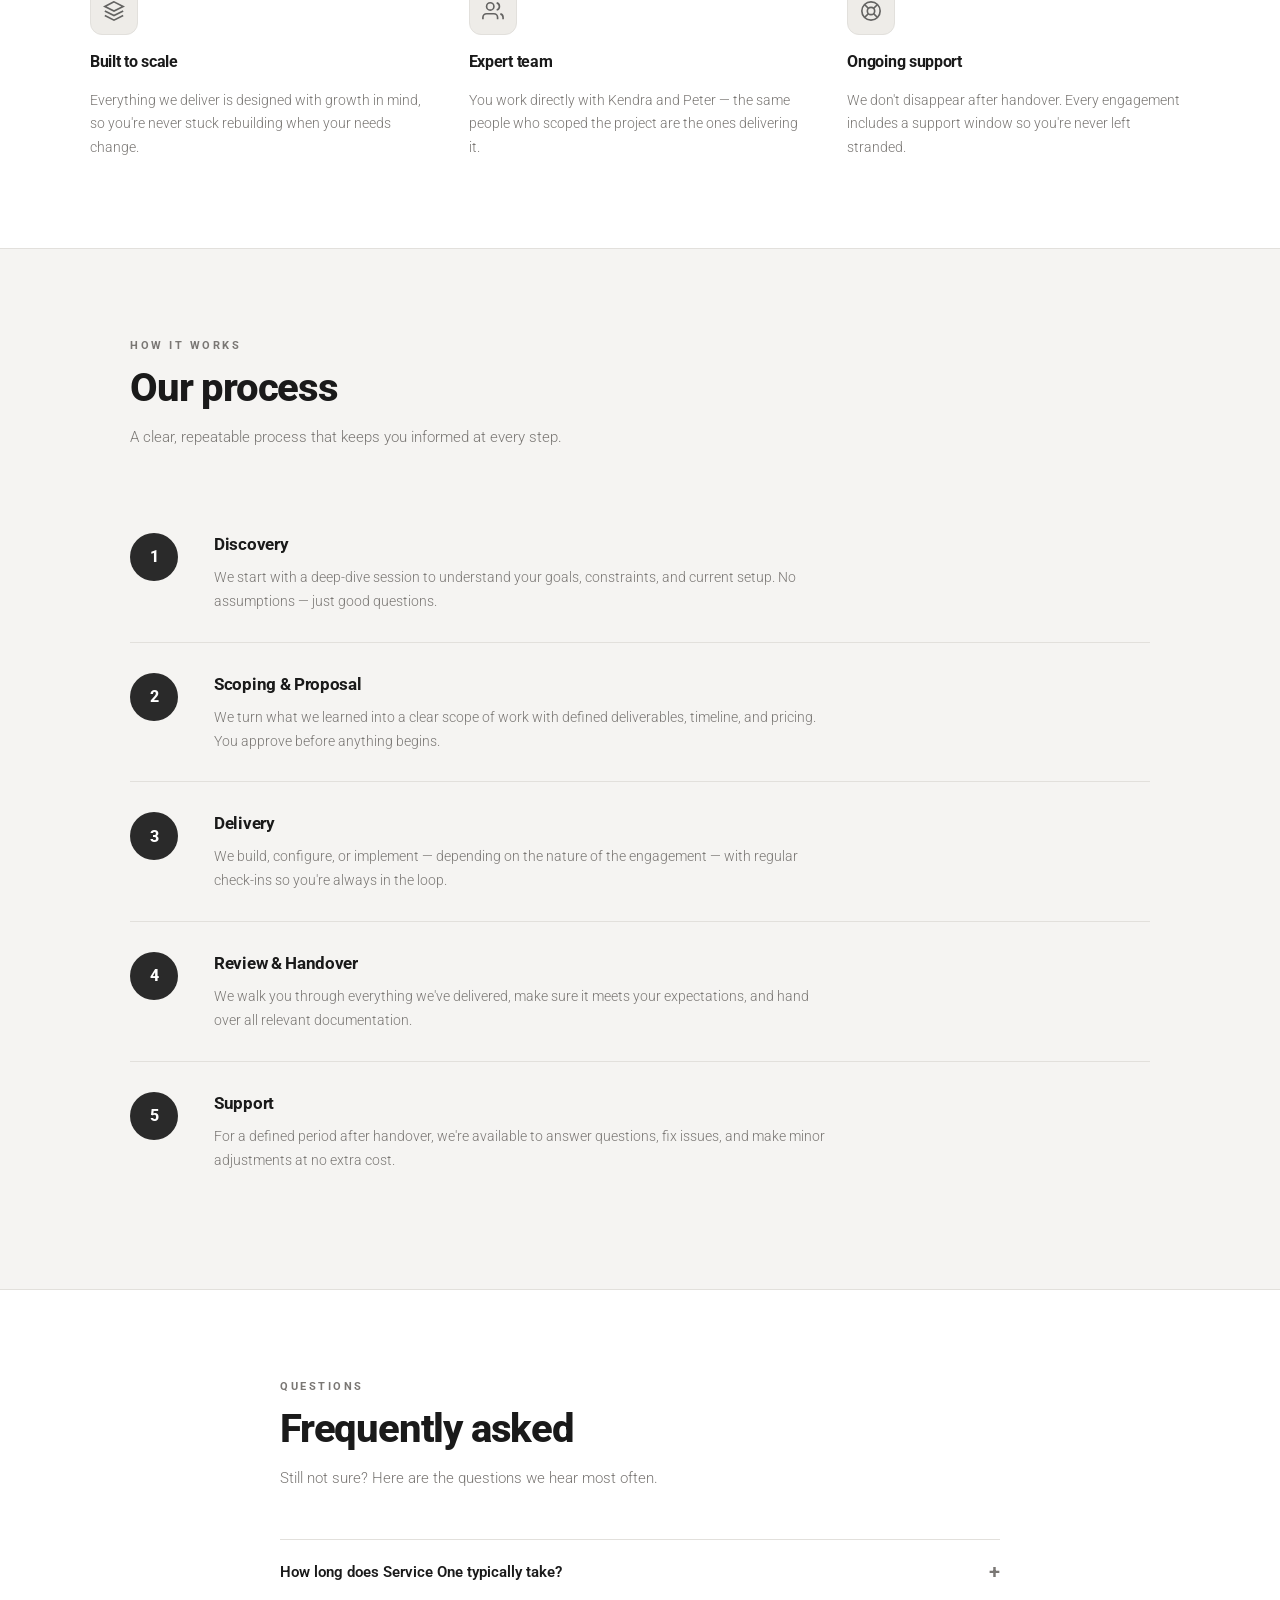
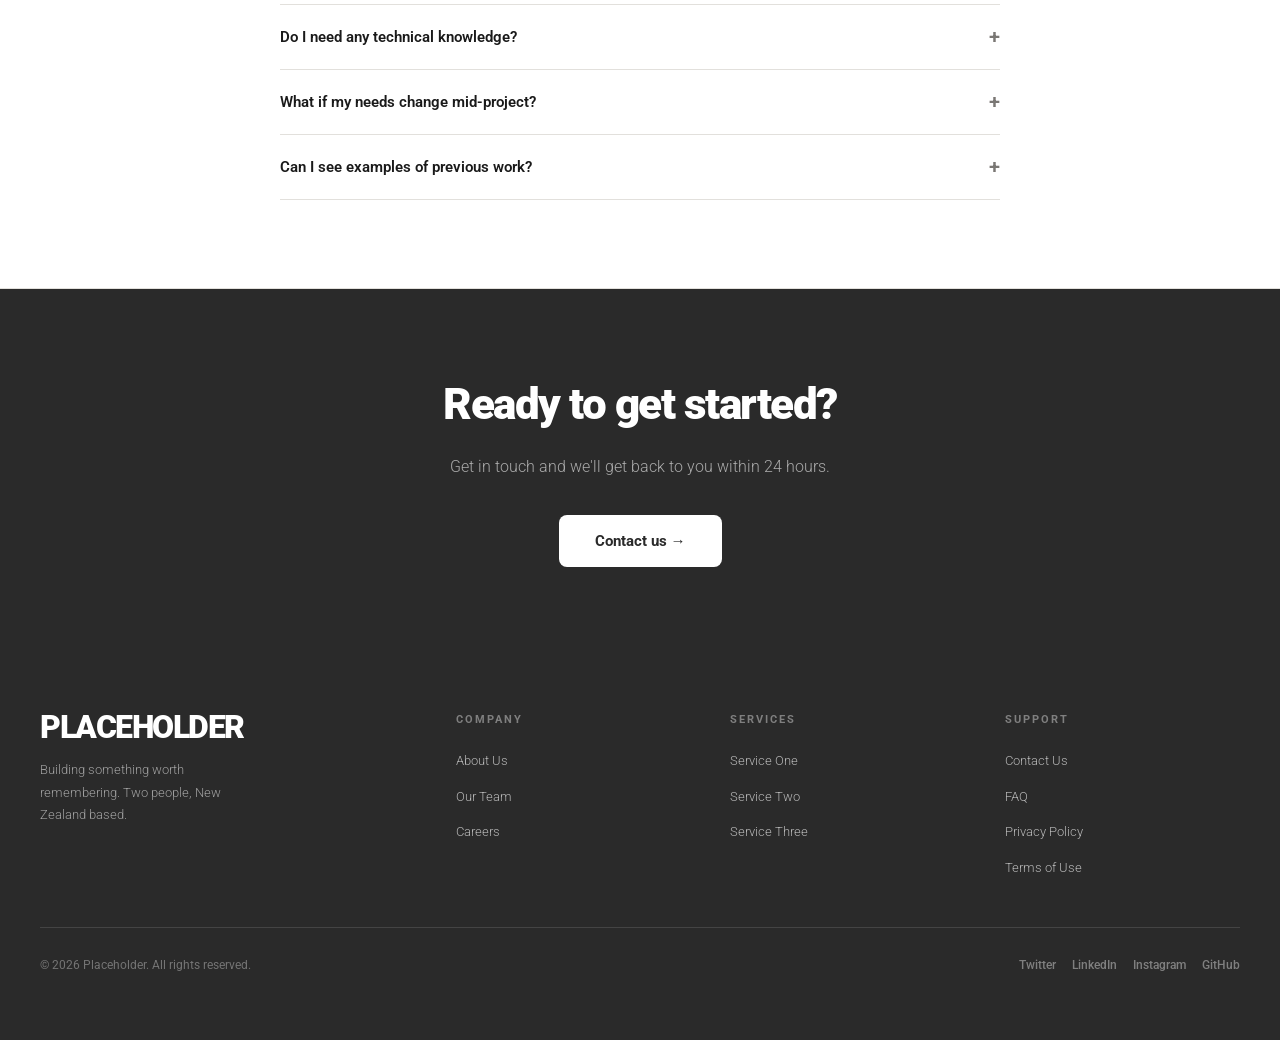
<file: service-one.html>
<!DOCTYPE html>
<html lang="en">
<head>
  <meta charset="UTF-8" />
  <meta name="viewport" content="width=device-width, initial-scale=1.0"/>
  <title>Service One | Placeholder</title>
  <link href="https://fonts.googleapis.com/css2?family=Roboto:wght@300;400;500;700;900&display=swap" rel="stylesheet"/>
  <link rel="stylesheet" href="service.css"/>
</head>
<body>

  <!-- NAV -->
  <nav>
    <a class="nav-logo" href="index.html" title="Back to Home">
      <div class="logo-mark">P</div>
      <span class="logo-name">Placeholder</span>
    </a>
    <div class="nav-right">
      <ul class="nav-links">
        <li><a href="index.html">Home</a></li>
        <li><a href="about.html">About Us</a></li>
        <li><a href="contact.html">Contact</a></li>
        <li><a href="404.html">Blog</a></li>
        <li><a href="contact.html" class="nav-cta">Get Started</a></li>
      </ul>
      <button class="dark-toggle" id="darkToggle" aria-label="Toggle dark mode">🌙</button>
      <button class="hamburger" id="hamburger" aria-label="Open menu">
        <span></span><span></span><span></span>
      </button>
    </div>
  </nav>
  <div class="mobile-menu" id="mobileMenu">
    <a href="index.html">Home</a>
    <a href="about.html">About Us</a>
    <a href="contact.html">Contact</a>
    <a href="404.html">Blog</a>
    <a href="contact.html" class="mobile-cta">Get Started</a>
  </div>

  <!-- BREADCRUMB -->
  <div class="breadcrumb">
    <div class="breadcrumb-inner">
      <a href="index.html">Home</a>
      <span class="breadcrumb-sep">›</span>
      <span>Service One</span>
    </div>
  </div>

  <!-- HERO -->
  <div class="service-hero">
    <div class="service-hero-content">
      <div class="hero-eyebrow">Service One</div>
      <h1>The smarter way to <span>get it done</span></h1>
      <p class="service-hero-sub">Service One helps businesses streamline their workflow, reduce overhead, and deliver results faster — without the usual complexity.</p>
      <a href="contact.html" class="hero-cta">Get in touch →</a>
    </div>
    <div class="service-image">
      <svg width="52" height="52" viewBox="0 0 24 24" fill="none" stroke="currentColor" stroke-width="1.1">
        <rect x="3" y="3" width="18" height="18" rx="2"/><circle cx="8.5" cy="8.5" r="1.5"/>
        <polyline points="21 15 16 10 5 21"/>
      </svg>
      <p>Service Image — 800 × 520px</p>
    </div>
  </div>

  <!-- OVERVIEW -->
  <div class="overview">
    <div class="overview-text">
      <div class="section-label">Overview</div>
      <div class="section-title">What is Service One?</div>
      <p class="section-sub">Service One was built for teams who are tired of duct-taped solutions. We take a structured, end-to-end approach that covers everything from initial scoping through to delivery and ongoing support.</p>
      <p class="section-sub">Whether you're starting from scratch or improving an existing process, Service One adapts to where you are and scales as you grow. We've refined this service across dozens of engagements to make it genuinely repeatable and reliable.</p>
    </div>
    <div class="overview-image">
      <svg width="48" height="48" viewBox="0 0 24 24" fill="none" stroke="currentColor" stroke-width="1.1">
        <rect x="3" y="3" width="18" height="18" rx="2"/><circle cx="8.5" cy="8.5" r="1.5"/>
        <polyline points="21 15 16 10 5 21"/>
      </svg>
      <p>Image Placeholder — 600 × 450px</p>
    </div>
  </div>

  <!-- BENEFITS -->
  <section class="benefits">
    <div class="benefits-inner">
      <div class="benefits-header">
        <div class="section-label">Why choose this</div>
        <div class="section-title">What you get</div>
        <p class="section-sub">Everything included in Service One, and why it matters.</p>
      </div>
      <div class="benefits-grid">
        <div class="benefit-card">
          <div class="benefit-icon"><svg width="22" height="22" viewBox="0 0 24 24" fill="none" stroke="currentColor" stroke-width="1.8"><circle cx="12" cy="12" r="9"/></svg></div>
          <h3>Faster delivery</h3>
          <p>We've cut average delivery times by 40% through a process that eliminates unnecessary back-and-forth and keeps everyone aligned from day one.</p>
        </div>
        <div class="benefit-card">
          <div class="benefit-icon"><svg width="22" height="22" viewBox="0 0 24 24" fill="none" stroke="currentColor" stroke-width="1.8"><polyline points="23 18 13.5 8.5 8.5 13.5 1 6"/><polyline points="17 18 23 18 23 12"/></svg></div>
          <h3>Lower cost</h3>
          <p>By removing the bloat from traditional approaches, you get the same quality outcome at a significantly lower investment.</p>
        </div>
        <div class="benefit-card">
          <div class="benefit-icon"><svg width="22" height="22" viewBox="0 0 24 24" fill="none" stroke="currentColor" stroke-width="1.8"><path d="M2 12s3-7 10-7 10 7 10 7-3 7-10 7-10-7-10-7z"/><circle cx="12" cy="12" r="3"/></svg></div>
          <h3>Full transparency</h3>
          <p>You'll have visibility into every stage of the process — no black boxes, no surprises. Just clear milestones and honest updates.</p>
        </div>
        <div class="benefit-card">
          <div class="benefit-icon"><svg width="22" height="22" viewBox="0 0 24 24" fill="none" stroke="currentColor" stroke-width="1.8"><polygon points="12 2 2 7 12 12 22 7 12 2"/><polyline points="2 17 12 22 22 17"/><polyline points="2 12 12 17 22 12"/></svg></div>
          <h3>Built to scale</h3>
          <p>Everything we deliver is designed with growth in mind, so you're never stuck rebuilding when your needs change.</p>
        </div>
        <div class="benefit-card">
          <div class="benefit-icon"><svg width="22" height="22" viewBox="0 0 24 24" fill="none" stroke="currentColor" stroke-width="1.8"><path d="M17 21v-2a4 4 0 0 0-4-4H5a4 4 0 0 0-4 4v2"/><circle cx="9" cy="7" r="4"/><path d="M23 21v-2a4 4 0 0 0-3-3.87"/><path d="M16 3.13a4 4 0 0 1 0 7.75"/></svg></div>
          <h3>Expert team</h3>
          <p>You work directly with Kendra and Peter — the same people who scoped the project are the ones delivering it.</p>
        </div>
        <div class="benefit-card">
          <div class="benefit-icon"><svg width="22" height="22" viewBox="0 0 24 24" fill="none" stroke="currentColor" stroke-width="1.8"><circle cx="12" cy="12" r="10"/><circle cx="12" cy="12" r="4"/><line x1="4.93" y1="4.93" x2="9.17" y2="9.17"/><line x1="14.83" y1="14.83" x2="19.07" y2="19.07"/><line x1="14.83" y1="9.17" x2="19.07" y2="4.93"/><line x1="4.93" y1="19.07" x2="9.17" y2="14.83"/></svg></div>
          <h3>Ongoing support</h3>
          <p>We don't disappear after handover. Every engagement includes a support window so you're never left stranded.</p>
        </div>
      </div>
    </div>
  </section>

  <!-- PROCESS -->
  <section class="process">
    <div class="process-header">
      <div class="section-label">How it works</div>
      <div class="section-title">Our process</div>
      <p class="section-sub">A clear, repeatable process that keeps you informed at every step.</p>
    </div>
    <div class="process-steps">
      <div class="process-step">
        <div class="step-number">1</div>
        <div class="step-body">
          <h3>Discovery</h3>
          <p>We start with a deep-dive session to understand your goals, constraints, and current setup. No assumptions — just good questions.</p>
        </div>
      </div>
      <div class="process-step">
        <div class="step-number">2</div>
        <div class="step-body">
          <h3>Scoping & Proposal</h3>
          <p>We turn what we learned into a clear scope of work with defined deliverables, timeline, and pricing. You approve before anything begins.</p>
        </div>
      </div>
      <div class="process-step">
        <div class="step-number">3</div>
        <div class="step-body">
          <h3>Delivery</h3>
          <p>We build, configure, or implement — depending on the nature of the engagement — with regular check-ins so you're always in the loop.</p>
        </div>
      </div>
      <div class="process-step">
        <div class="step-number">4</div>
        <div class="step-body">
          <h3>Review & Handover</h3>
          <p>We walk you through everything we've delivered, make sure it meets your expectations, and hand over all relevant documentation.</p>
        </div>
      </div>
      <div class="process-step">
        <div class="step-number">5</div>
        <div class="step-body">
          <h3>Support</h3>
          <p>For a defined period after handover, we're available to answer questions, fix issues, and make minor adjustments at no extra cost.</p>
        </div>
      </div>
    </div>
  </section>

  <!-- FAQ -->
  <section class="faq-section">
    <div class="faq-inner">
      <div class="faq-header">
        <div class="section-label">Questions</div>
        <div class="section-title">Frequently asked</div>
        <p class="section-sub">Still not sure? Here are the questions we hear most often.</p>
      </div>
      <div class="faq-list">
        <div class="faq-item">
          <button class="faq-question">How long does Service One typically take?<span class="faq-icon">+</span></button>
          <div class="faq-answer">Most engagements run between 2 and 6 weeks depending on scope. We'll give you a specific estimate during the scoping phase.</div>
        </div>
        <div class="faq-item">
          <button class="faq-question">Do I need any technical knowledge?<span class="faq-icon">+</span></button>
          <div class="faq-answer">Not at all. We're used to working with non-technical clients and we'll explain everything in plain language throughout.</div>
        </div>
        <div class="faq-item">
          <button class="faq-question">What if my needs change mid-project?<span class="faq-icon">+</span></button>
          <div class="faq-answer">We handle scope changes openly. If something shifts, we'll talk through the impact on timeline and cost before proceeding.</div>
        </div>
        <div class="faq-item">
          <button class="faq-question">Can I see examples of previous work?<span class="faq-icon">+</span></button>
          <div class="faq-answer">We're happy to share case studies and references during our initial conversation — just ask.</div>
        </div>
      </div>
    </div>
  </section>

  <!-- CTA -->
  <div class="cta-band">
    <h2>Ready to get started?</h2>
    <p>Get in touch and we'll get back to you within 24 hours.</p>
    <a href="contact.html" class="cta-btn">Contact us →</a>
  </div>

  <footer>
    <div class="footer-top">
      <div class="footer-brand">
        <div class="footer-brand-name">PLACEHOLDER</div>
        <p>Building something worth remembering. Two people, New Zealand based.</p>
      </div>
      <div class="footer-col">
        <h4>Company</h4>
        <ul>
          <li><a href="about.html">About Us</a></li>
          <li><a href="about.html#team">Our Team</a></li>
          <li><a href="about.html#careers">Careers</a></li>
        </ul>
      </div>
      <div class="footer-col">
        <h4>Services</h4>
        <ul>
          <li><a href="service-one.html">Service One</a></li>
          <li><a href="service-two.html">Service Two</a></li>
          <li><a href="service-three.html">Service Three</a></li>
        </ul>
      </div>
      <div class="footer-col">
        <h4>Support</h4>
        <ul>
          <li><a href="contact.html">Contact Us</a></li>
          <li><a href="404.html">FAQ</a></li>
          <li><a href="404.html">Privacy Policy</a></li>
          <li><a href="404.html">Terms of Use</a></li>
        </ul>
      </div>
    </div>
    <div class="footer-bottom">
      <span>© 2026 Placeholder. All rights reserved.</span>
      <div class="footer-socials">
        <a href="#">Twitter</a>
        <a href="#">LinkedIn</a>
        <a href="#">Instagram</a>
        <a href="#">GitHub</a>
      </div>
    </div>
  </footer>

  <button class="back-to-top" id="backToTop" aria-label="Back to top">↑</button>

  <script>
    const darkToggle = document.getElementById('darkToggle');
    const html = document.documentElement;
    const savedTheme = localStorage.getItem('theme') || 'light';
    html.setAttribute('data-theme', savedTheme);
    darkToggle.textContent = savedTheme === 'dark' ? '☀️' : '🌙';
    darkToggle.addEventListener('click', () => {
      const next = html.getAttribute('data-theme') === 'dark' ? 'light' : 'dark';
      html.setAttribute('data-theme', next);
      localStorage.setItem('theme', next);
      darkToggle.textContent = next === 'dark' ? '☀️' : '🌙';
    });
    const hamburger = document.getElementById('hamburger');
    const mobileMenu = document.getElementById('mobileMenu');
    hamburger.addEventListener('click', () => {
      hamburger.classList.toggle('open');
      mobileMenu.classList.toggle('open');
    });
    mobileMenu.querySelectorAll('a').forEach(link => {
      link.addEventListener('click', () => {
        hamburger.classList.remove('open');
        mobileMenu.classList.remove('open');
      });
    });
    const backToTop = document.getElementById('backToTop');
    window.addEventListener('scroll', () => backToTop.classList.toggle('visible', window.scrollY > 400));
    backToTop.addEventListener('click', () => window.scrollTo({ top: 0, behavior: 'smooth' }));
    // FAQ accordion
    document.querySelectorAll('.faq-question').forEach(btn => {
      btn.addEventListener('click', () => {
        const item = btn.closest('.faq-item');
        const isOpen = item.classList.contains('open');
        document.querySelectorAll('.faq-item').forEach(i => i.classList.remove('open'));
        if (!isOpen) item.classList.add('open');
      });
    });
    // Fade in
    const obs = new IntersectionObserver(entries => {
      entries.forEach(e => {
        if (e.isIntersecting) { e.target.style.opacity = 1; e.target.style.transform = 'translateY(0)'; }
      });
    }, { threshold: 0.1 });
    document.querySelectorAll('.benefit-card, .process-step, .faq-item, .overview-text, .overview-image').forEach(el => {
      el.style.opacity = '0'; el.style.transform = 'translateY(16px)';
      el.style.transition = 'opacity 0.5s ease, transform 0.5s ease';
      obs.observe(el);
    });
  </script>

</body>
</html>
</file>
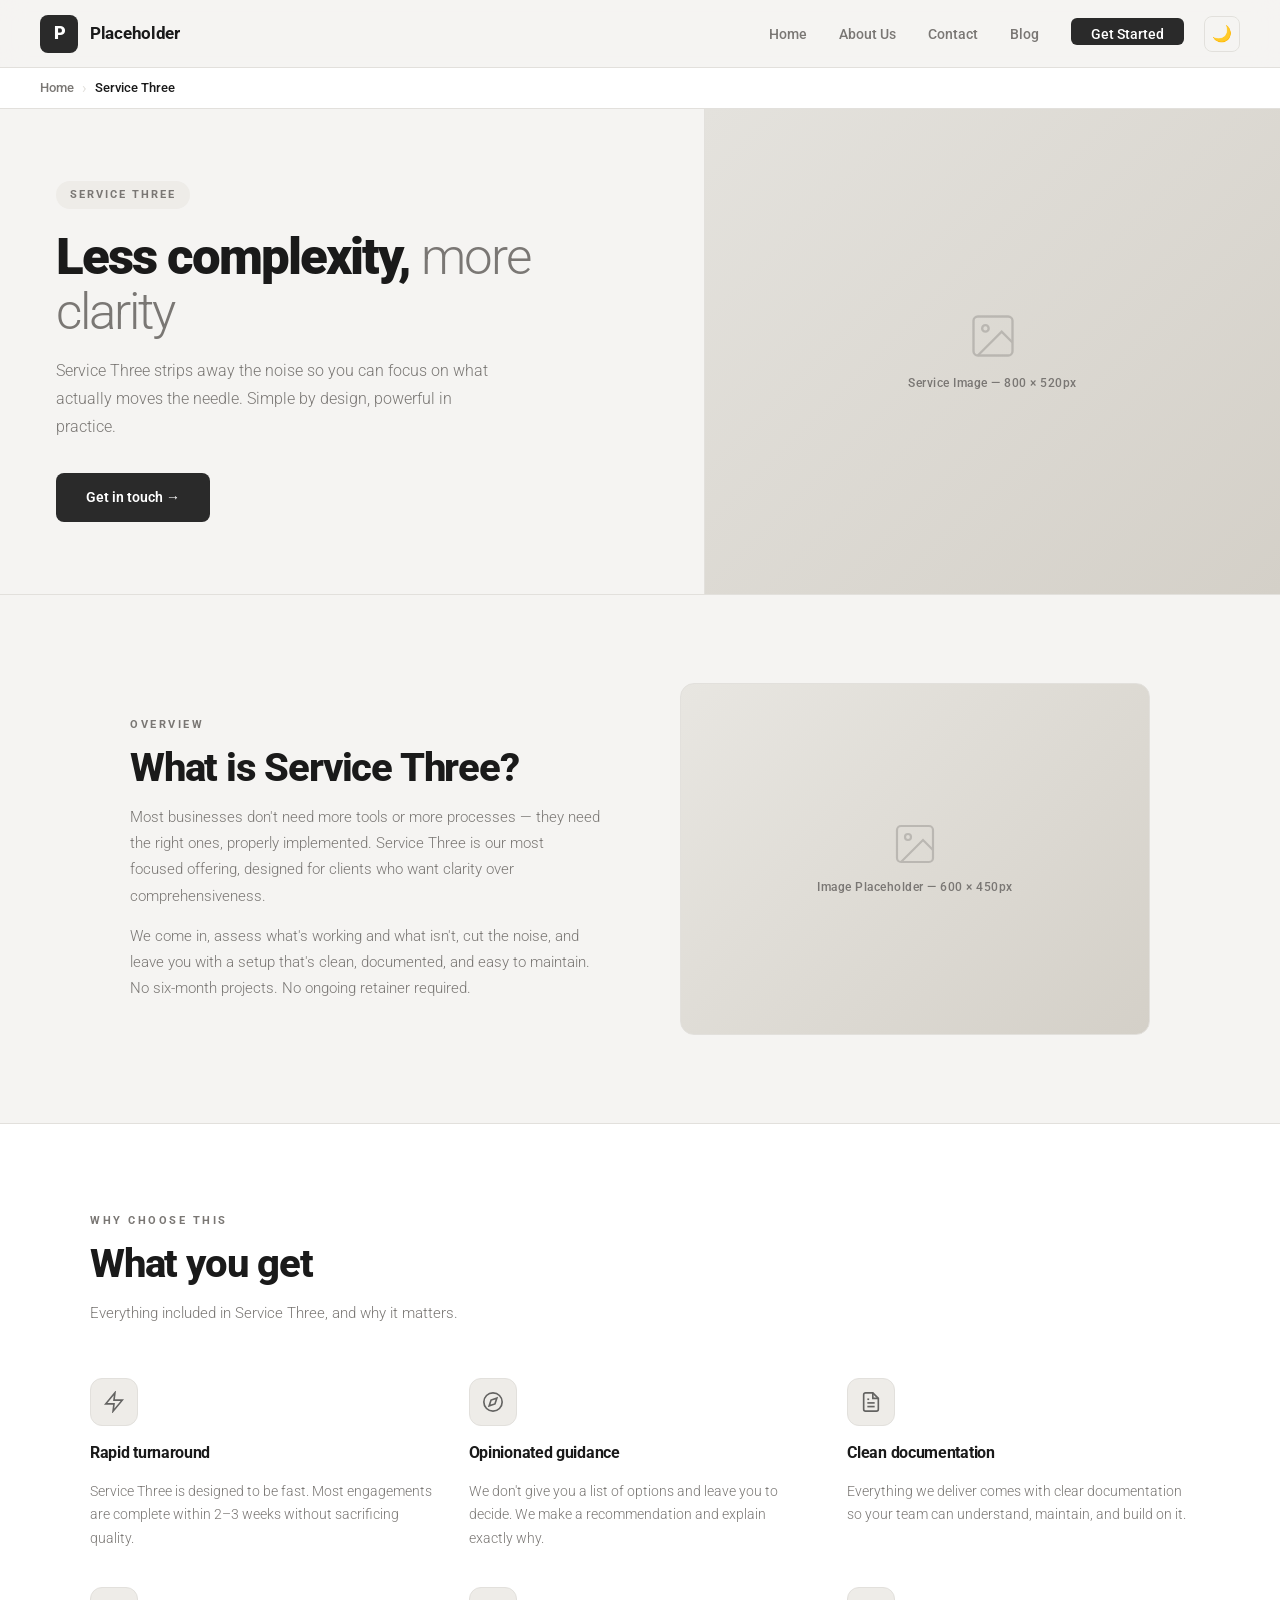
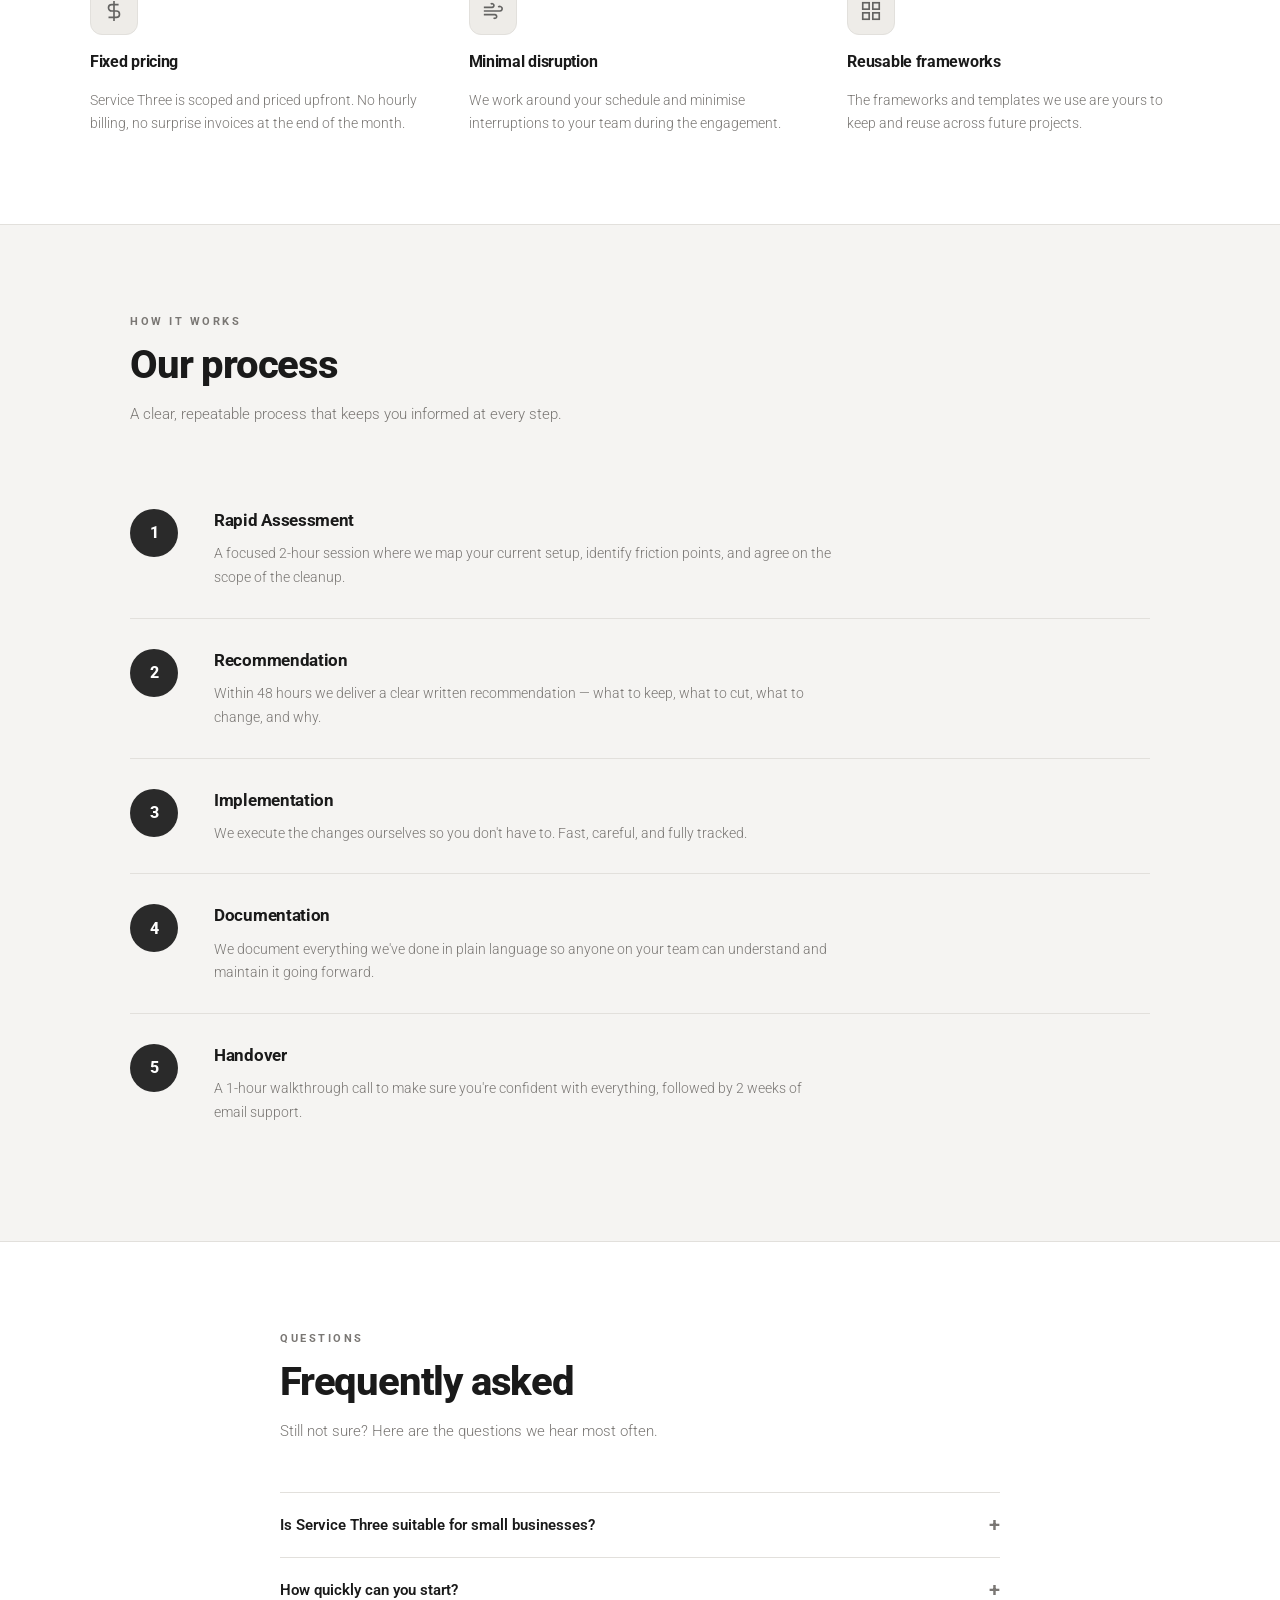
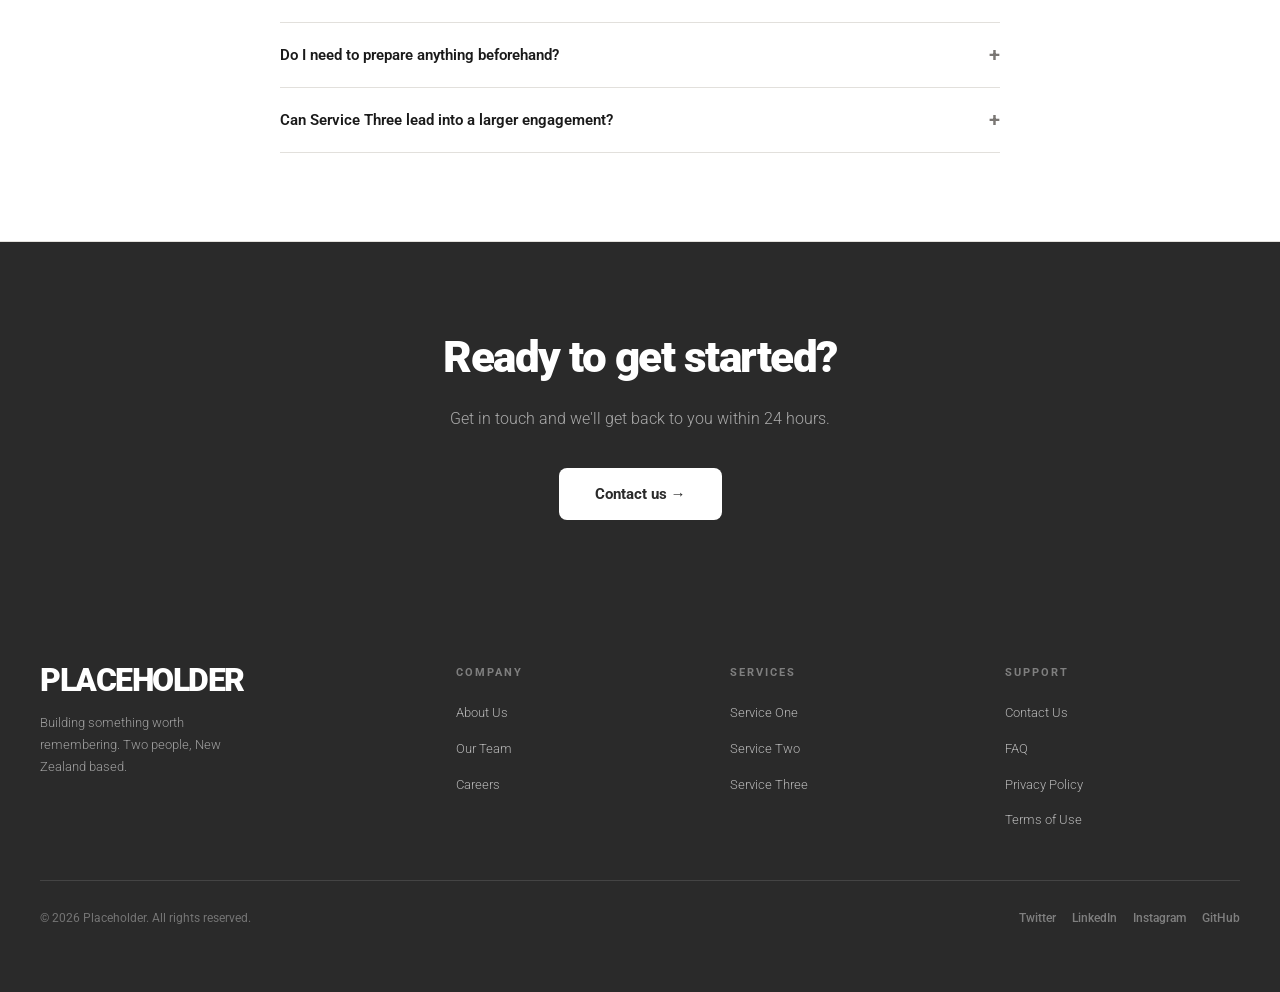
<file: service-three.html>
<!DOCTYPE html>
<html lang="en">
<head>
  <meta charset="UTF-8" />
  <meta name="viewport" content="width=device-width, initial-scale=1.0"/>
  <title>Service Three | Placeholder</title>
  <link href="https://fonts.googleapis.com/css2?family=Roboto:wght@300;400;500;700;900&display=swap" rel="stylesheet"/>
  <link rel="stylesheet" href="service.css"/>
</head>
<body>

  <!-- NAV -->
  <nav>
    <a class="nav-logo" href="index.html" title="Back to Home">
      <div class="logo-mark">P</div>
      <span class="logo-name">Placeholder</span>
    </a>
    <div class="nav-right">
      <ul class="nav-links">
        <li><a href="index.html">Home</a></li>
        <li><a href="about.html">About Us</a></li>
        <li><a href="contact.html">Contact</a></li>
        <li><a href="404.html">Blog</a></li>
        <li><a href="contact.html" class="nav-cta">Get Started</a></li>
      </ul>
      <button class="dark-toggle" id="darkToggle" aria-label="Toggle dark mode">🌙</button>
      <button class="hamburger" id="hamburger" aria-label="Open menu">
        <span></span><span></span><span></span>
      </button>
    </div>
  </nav>
  <div class="mobile-menu" id="mobileMenu">
    <a href="index.html">Home</a>
    <a href="about.html">About Us</a>
    <a href="contact.html">Contact</a>
    <a href="404.html">Blog</a>
    <a href="contact.html" class="mobile-cta">Get Started</a>
  </div>

  <!-- BREADCRUMB -->
  <div class="breadcrumb">
    <div class="breadcrumb-inner">
      <a href="index.html">Home</a>
      <span class="breadcrumb-sep">›</span>
      <span>Service Three</span>
    </div>
  </div>

  <!-- HERO -->
  <div class="service-hero">
    <div class="service-hero-content">
      <div class="hero-eyebrow">Service Three</div>
      <h1>Less complexity, <span>more clarity</span></h1>
      <p class="service-hero-sub">Service Three strips away the noise so you can focus on what actually moves the needle. Simple by design, powerful in practice.</p>
      <a href="contact.html" class="hero-cta">Get in touch →</a>
    </div>
    <div class="service-image">
      <svg width="52" height="52" viewBox="0 0 24 24" fill="none" stroke="currentColor" stroke-width="1.1">
        <rect x="3" y="3" width="18" height="18" rx="2"/><circle cx="8.5" cy="8.5" r="1.5"/>
        <polyline points="21 15 16 10 5 21"/>
      </svg>
      <p>Service Image — 800 × 520px</p>
    </div>
  </div>

  <!-- OVERVIEW -->
  <div class="overview">
    <div class="overview-text">
      <div class="section-label">Overview</div>
      <div class="section-title">What is Service Three?</div>
      <p class="section-sub">Most businesses don't need more tools or more processes — they need the right ones, properly implemented. Service Three is our most focused offering, designed for clients who want clarity over comprehensiveness.</p>
      <p class="section-sub">We come in, assess what's working and what isn't, cut the noise, and leave you with a setup that's clean, documented, and easy to maintain. No six-month projects. No ongoing retainer required.</p>
    </div>
    <div class="overview-image">
      <svg width="48" height="48" viewBox="0 0 24 24" fill="none" stroke="currentColor" stroke-width="1.1">
        <rect x="3" y="3" width="18" height="18" rx="2"/><circle cx="8.5" cy="8.5" r="1.5"/>
        <polyline points="21 15 16 10 5 21"/>
      </svg>
      <p>Image Placeholder — 600 × 450px</p>
    </div>
  </div>

  <!-- BENEFITS -->
  <section class="benefits">
    <div class="benefits-inner">
      <div class="benefits-header">
        <div class="section-label">Why choose this</div>
        <div class="section-title">What you get</div>
        <p class="section-sub">Everything included in Service Three, and why it matters.</p>
      </div>
      <div class="benefits-grid">
        <div class="benefit-card">
          <div class="benefit-icon"><svg width="22" height="22" viewBox="0 0 24 24" fill="none" stroke="currentColor" stroke-width="1.8"><polygon points="13 2 3 14 12 14 11 22 21 10 12 10 13 2"/></svg></div>
          <h3>Rapid turnaround</h3>
          <p>Service Three is designed to be fast. Most engagements are complete within 2–3 weeks without sacrificing quality.</p>
        </div>
        <div class="benefit-card">
          <div class="benefit-icon"><svg width="22" height="22" viewBox="0 0 24 24" fill="none" stroke="currentColor" stroke-width="1.8"><circle cx="12" cy="12" r="10"/><polygon points="16.24 7.76 14.12 14.12 7.76 16.24 9.88 9.88 16.24 7.76"/></svg></div>
          <h3>Opinionated guidance</h3>
          <p>We don't give you a list of options and leave you to decide. We make a recommendation and explain exactly why.</p>
        </div>
        <div class="benefit-card">
          <div class="benefit-icon"><svg width="22" height="22" viewBox="0 0 24 24" fill="none" stroke="currentColor" stroke-width="1.8"><path d="M14 2H6a2 2 0 0 0-2 2v16a2 2 0 0 0 2 2h12a2 2 0 0 0 2-2V8z"/><polyline points="14 2 14 8 20 8"/><line x1="16" y1="13" x2="8" y2="13"/><line x1="16" y1="17" x2="8" y2="17"/><polyline points="10 9 9 9 8 9"/></svg></div>
          <h3>Clean documentation</h3>
          <p>Everything we deliver comes with clear documentation so your team can understand, maintain, and build on it.</p>
        </div>
        <div class="benefit-card">
          <div class="benefit-icon"><svg width="22" height="22" viewBox="0 0 24 24" fill="none" stroke="currentColor" stroke-width="1.8"><line x1="12" y1="1" x2="12" y2="23"/><path d="M17 5H9.5a3.5 3.5 0 0 0 0 7h5a3.5 3.5 0 0 1 0 7H6"/></svg></div>
          <h3>Fixed pricing</h3>
          <p>Service Three is scoped and priced upfront. No hourly billing, no surprise invoices at the end of the month.</p>
        </div>
        <div class="benefit-card">
          <div class="benefit-icon"><svg width="22" height="22" viewBox="0 0 24 24" fill="none" stroke="currentColor" stroke-width="1.8"><path d="M9.59 4.59A2 2 0 1 1 11 8H2m10.59 11.41A2 2 0 1 0 14 16H2m15.73-8.27A2.5 2.5 0 1 1 19.5 12H2"/></svg></div>
          <h3>Minimal disruption</h3>
          <p>We work around your schedule and minimise interruptions to your team during the engagement.</p>
        </div>
        <div class="benefit-card">
          <div class="benefit-icon"><svg width="22" height="22" viewBox="0 0 24 24" fill="none" stroke="currentColor" stroke-width="1.8"><rect x="3" y="3" width="7" height="7"/><rect x="14" y="3" width="7" height="7"/><rect x="14" y="14" width="7" height="7"/><rect x="3" y="14" width="7" height="7"/></svg></div>
          <h3>Reusable frameworks</h3>
          <p>The frameworks and templates we use are yours to keep and reuse across future projects.</p>
        </div>
      </div>
    </div>
  </section>

  <!-- PROCESS -->
  <section class="process">
    <div class="process-header">
      <div class="section-label">How it works</div>
      <div class="section-title">Our process</div>
      <p class="section-sub">A clear, repeatable process that keeps you informed at every step.</p>
    </div>
    <div class="process-steps">
      <div class="process-step">
        <div class="step-number">1</div>
        <div class="step-body">
          <h3>Rapid Assessment</h3>
          <p>A focused 2-hour session where we map your current setup, identify friction points, and agree on the scope of the cleanup.</p>
        </div>
      </div>
      <div class="process-step">
        <div class="step-number">2</div>
        <div class="step-body">
          <h3>Recommendation</h3>
          <p>Within 48 hours we deliver a clear written recommendation — what to keep, what to cut, what to change, and why.</p>
        </div>
      </div>
      <div class="process-step">
        <div class="step-number">3</div>
        <div class="step-body">
          <h3>Implementation</h3>
          <p>We execute the changes ourselves so you don't have to. Fast, careful, and fully tracked.</p>
        </div>
      </div>
      <div class="process-step">
        <div class="step-number">4</div>
        <div class="step-body">
          <h3>Documentation</h3>
          <p>We document everything we've done in plain language so anyone on your team can understand and maintain it going forward.</p>
        </div>
      </div>
      <div class="process-step">
        <div class="step-number">5</div>
        <div class="step-body">
          <h3>Handover</h3>
          <p>A 1-hour walkthrough call to make sure you're confident with everything, followed by 2 weeks of email support.</p>
        </div>
      </div>
    </div>
  </section>

  <!-- FAQ -->
  <section class="faq-section">
    <div class="faq-inner">
      <div class="faq-header">
        <div class="section-label">Questions</div>
        <div class="section-title">Frequently asked</div>
        <p class="section-sub">Still not sure? Here are the questions we hear most often.</p>
      </div>
      <div class="faq-list">
        <div class="faq-item">
          <button class="faq-question">Is Service Three suitable for small businesses?<span class="faq-icon">+</span></button>
          <div class="faq-answer">It's actually ideal for small businesses. The focused scope and fixed price make it accessible and predictable.</div>
        </div>
        <div class="faq-item">
          <button class="faq-question">How quickly can you start?<span class="faq-icon">+</span></button>
          <div class="faq-answer">We typically have availability within 1–2 weeks of signing off on the scope. Reach out and we'll give you a specific start date.</div>
        </div>
        <div class="faq-item">
          <button class="faq-question">Do I need to prepare anything beforehand?<span class="faq-icon">+</span></button>
          <div class="faq-answer">Just access to the relevant systems and 2 hours of your time for the initial assessment. We handle the rest.</div>
        </div>
        <div class="faq-item">
          <button class="faq-question">Can Service Three lead into a larger engagement?<span class="faq-icon">+</span></button>
          <div class="faq-answer">Absolutely. Many clients start with Service Three and then engage us for deeper work once they've seen how we operate.</div>
        </div>
      </div>
    </div>
  </section>

  <!-- CTA -->
  <div class="cta-band">
    <h2>Ready to get started?</h2>
    <p>Get in touch and we'll get back to you within 24 hours.</p>
    <a href="contact.html" class="cta-btn">Contact us →</a>
  </div>

  <footer>
    <div class="footer-top">
      <div class="footer-brand">
        <div class="footer-brand-name">PLACEHOLDER</div>
        <p>Building something worth remembering. Two people, New Zealand based.</p>
      </div>
      <div class="footer-col">
        <h4>Company</h4>
        <ul>
          <li><a href="about.html">About Us</a></li>
          <li><a href="about.html#team">Our Team</a></li>
          <li><a href="about.html#careers">Careers</a></li>
        </ul>
      </div>
      <div class="footer-col">
        <h4>Services</h4>
        <ul>
          <li><a href="service-one.html">Service One</a></li>
          <li><a href="service-two.html">Service Two</a></li>
          <li><a href="service-three.html">Service Three</a></li>
        </ul>
      </div>
      <div class="footer-col">
        <h4>Support</h4>
        <ul>
          <li><a href="contact.html">Contact Us</a></li>
          <li><a href="404.html">FAQ</a></li>
          <li><a href="404.html">Privacy Policy</a></li>
          <li><a href="404.html">Terms of Use</a></li>
        </ul>
      </div>
    </div>
    <div class="footer-bottom">
      <span>© 2026 Placeholder. All rights reserved.</span>
      <div class="footer-socials">
        <a href="#">Twitter</a>
        <a href="#">LinkedIn</a>
        <a href="#">Instagram</a>
        <a href="#">GitHub</a>
      </div>
    </div>
  </footer>

  <button class="back-to-top" id="backToTop" aria-label="Back to top">↑</button>

  <script>
    const darkToggle = document.getElementById('darkToggle');
    const html = document.documentElement;
    const savedTheme = localStorage.getItem('theme') || 'light';
    html.setAttribute('data-theme', savedTheme);
    darkToggle.textContent = savedTheme === 'dark' ? '☀️' : '🌙';
    darkToggle.addEventListener('click', () => {
      const next = html.getAttribute('data-theme') === 'dark' ? 'light' : 'dark';
      html.setAttribute('data-theme', next);
      localStorage.setItem('theme', next);
      darkToggle.textContent = next === 'dark' ? '☀️' : '🌙';
    });
    const hamburger = document.getElementById('hamburger');
    const mobileMenu = document.getElementById('mobileMenu');
    hamburger.addEventListener('click', () => {
      hamburger.classList.toggle('open');
      mobileMenu.classList.toggle('open');
    });
    mobileMenu.querySelectorAll('a').forEach(link => {
      link.addEventListener('click', () => {
        hamburger.classList.remove('open');
        mobileMenu.classList.remove('open');
      });
    });
    const backToTop = document.getElementById('backToTop');
    window.addEventListener('scroll', () => backToTop.classList.toggle('visible', window.scrollY > 400));
    backToTop.addEventListener('click', () => window.scrollTo({ top: 0, behavior: 'smooth' }));
    // FAQ accordion
    document.querySelectorAll('.faq-question').forEach(btn => {
      btn.addEventListener('click', () => {
        const item = btn.closest('.faq-item');
        const isOpen = item.classList.contains('open');
        document.querySelectorAll('.faq-item').forEach(i => i.classList.remove('open'));
        if (!isOpen) item.classList.add('open');
      });
    });
    // Fade in
    const obs = new IntersectionObserver(entries => {
      entries.forEach(e => {
        if (e.isIntersecting) { e.target.style.opacity = 1; e.target.style.transform = 'translateY(0)'; }
      });
    }, { threshold: 0.1 });
    document.querySelectorAll('.benefit-card, .process-step, .faq-item, .overview-text, .overview-image').forEach(el => {
      el.style.opacity = '0'; el.style.transform = 'translateY(16px)';
      el.style.transition = 'opacity 0.5s ease, transform 0.5s ease';
      obs.observe(el);
    });
  </script>

</body>
</html>
</file>
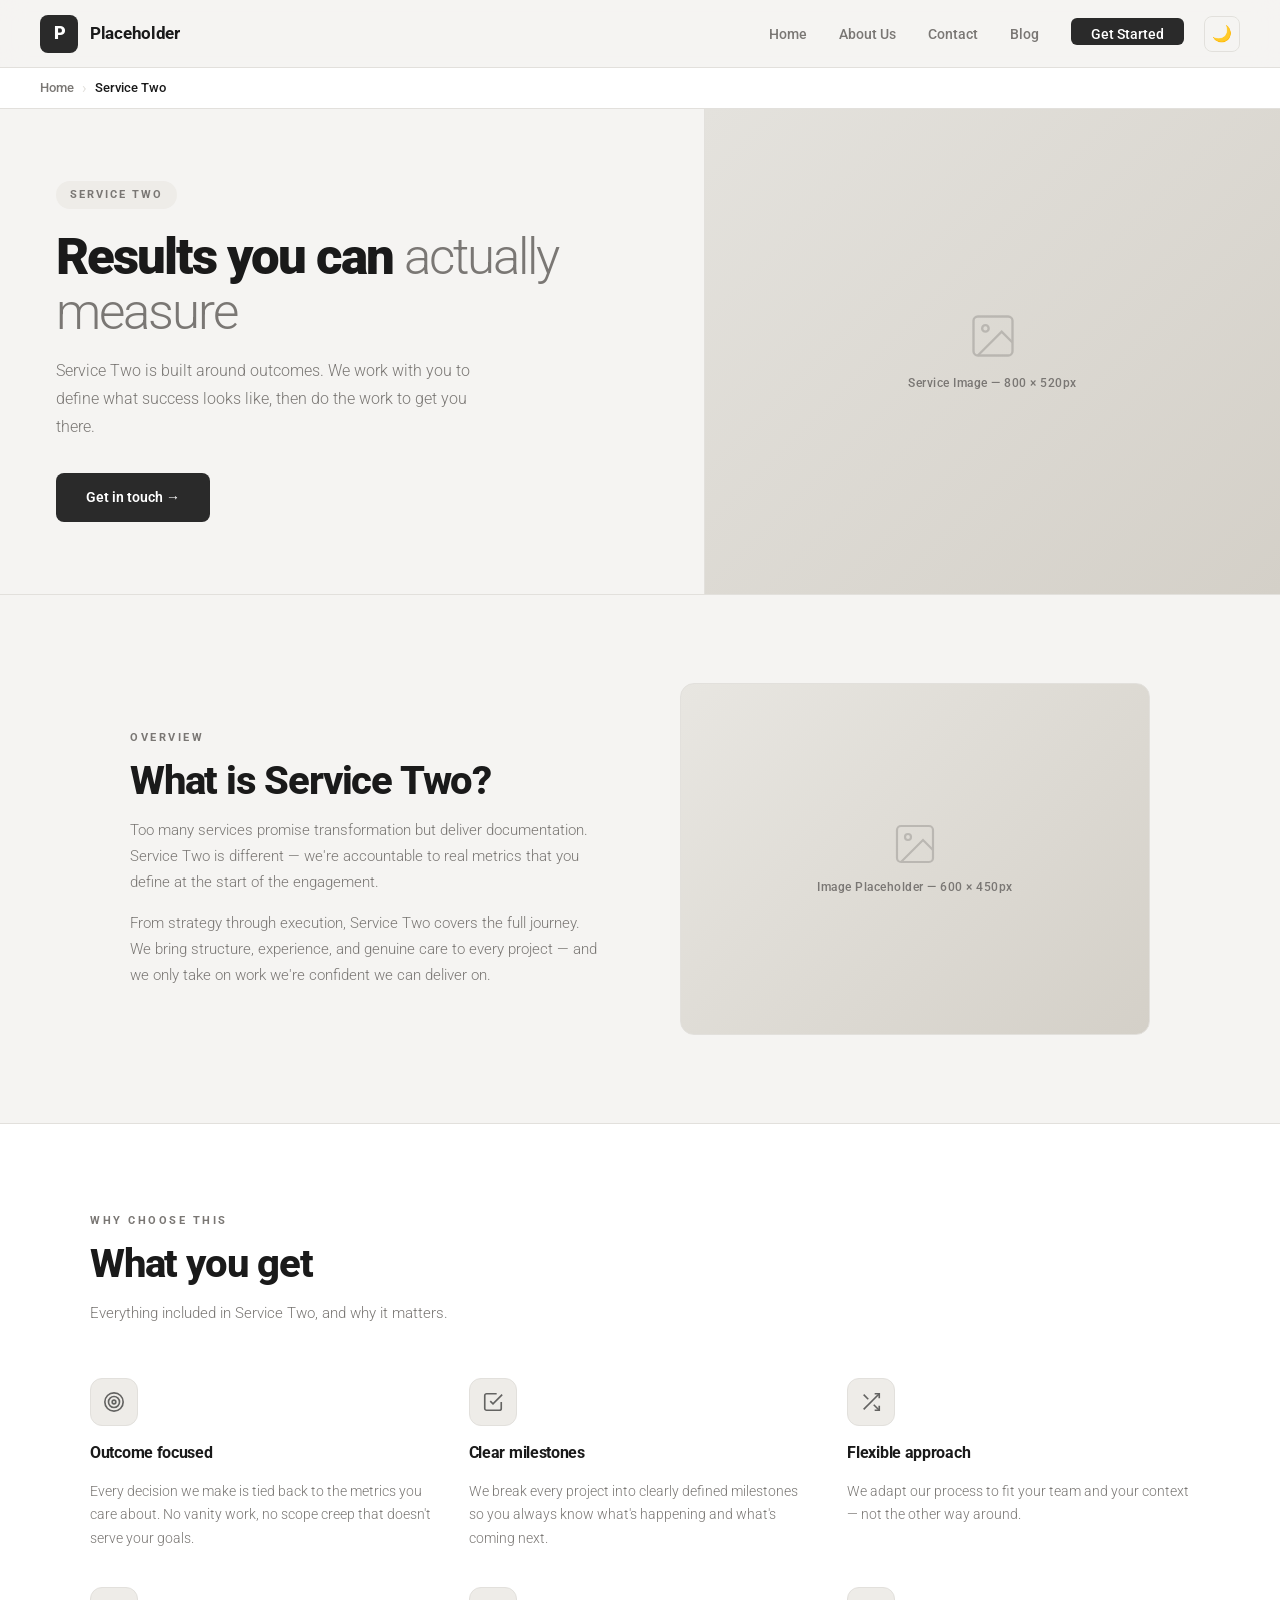
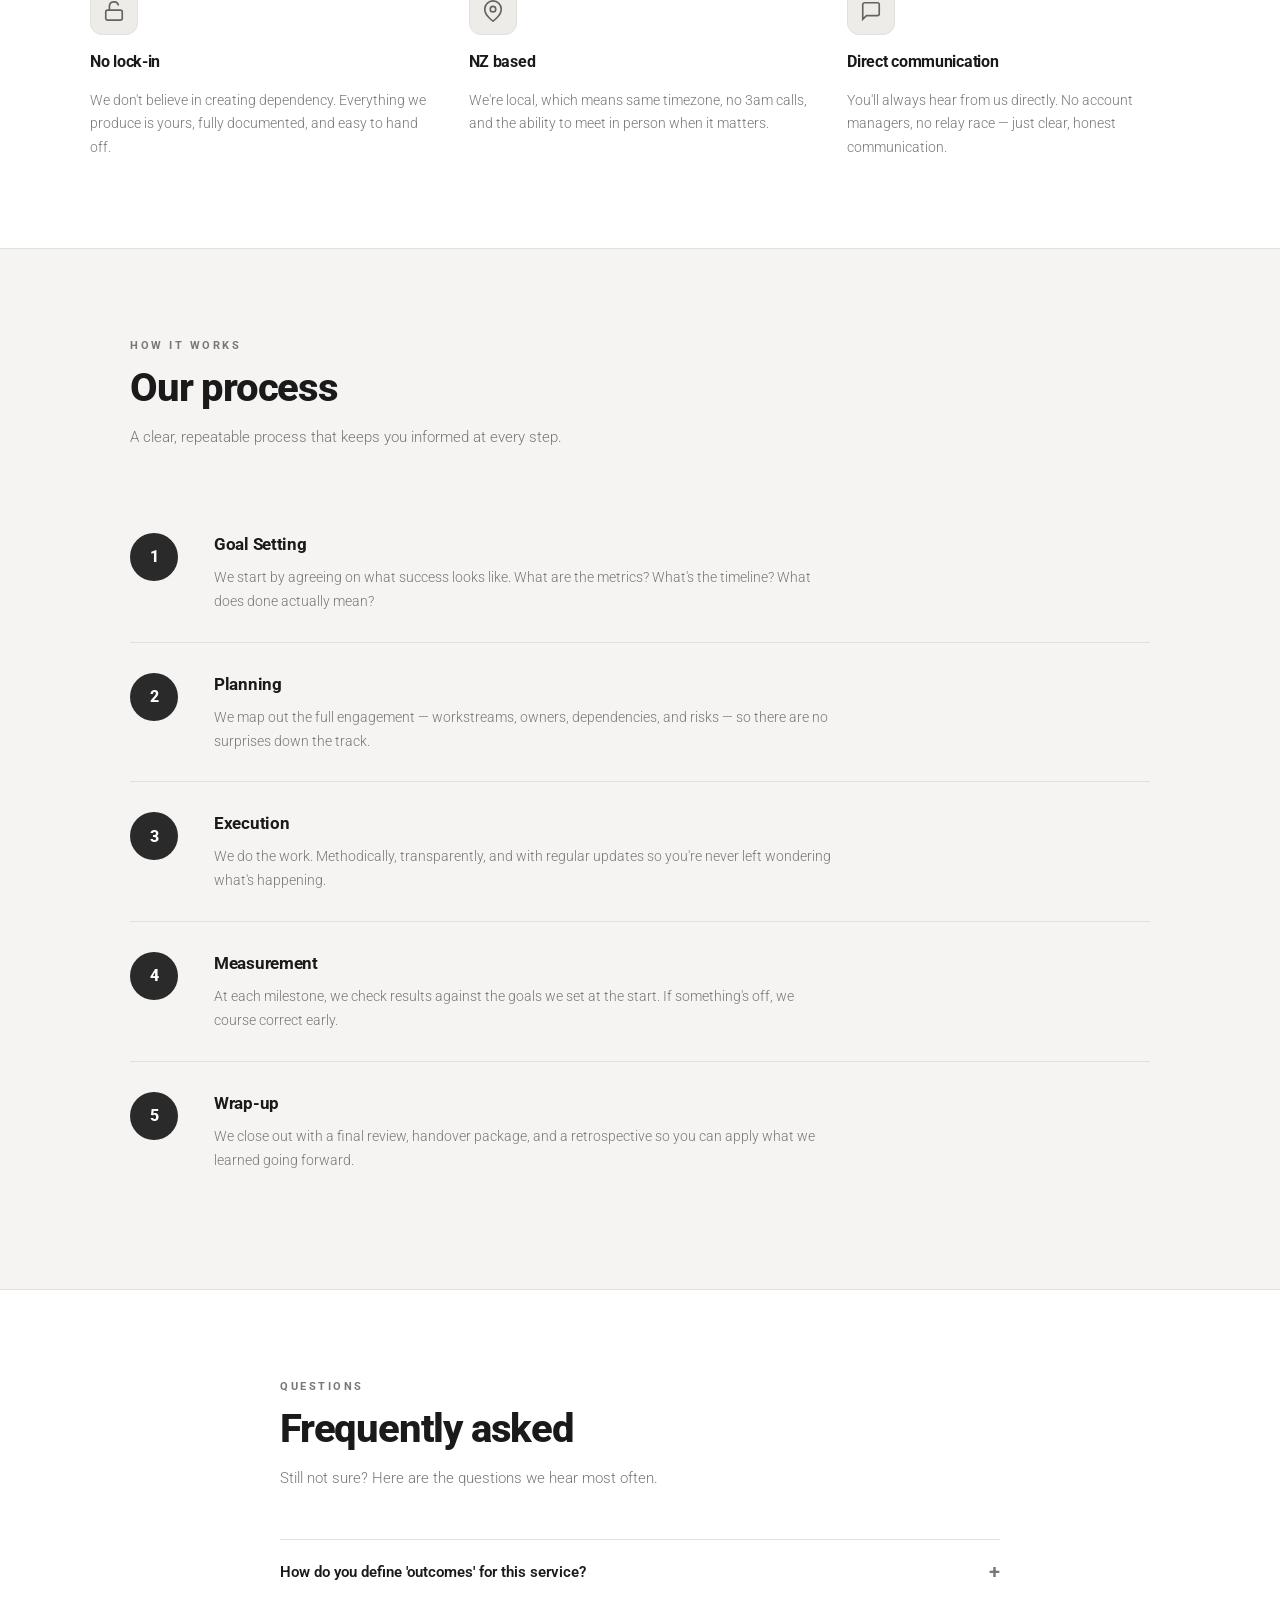
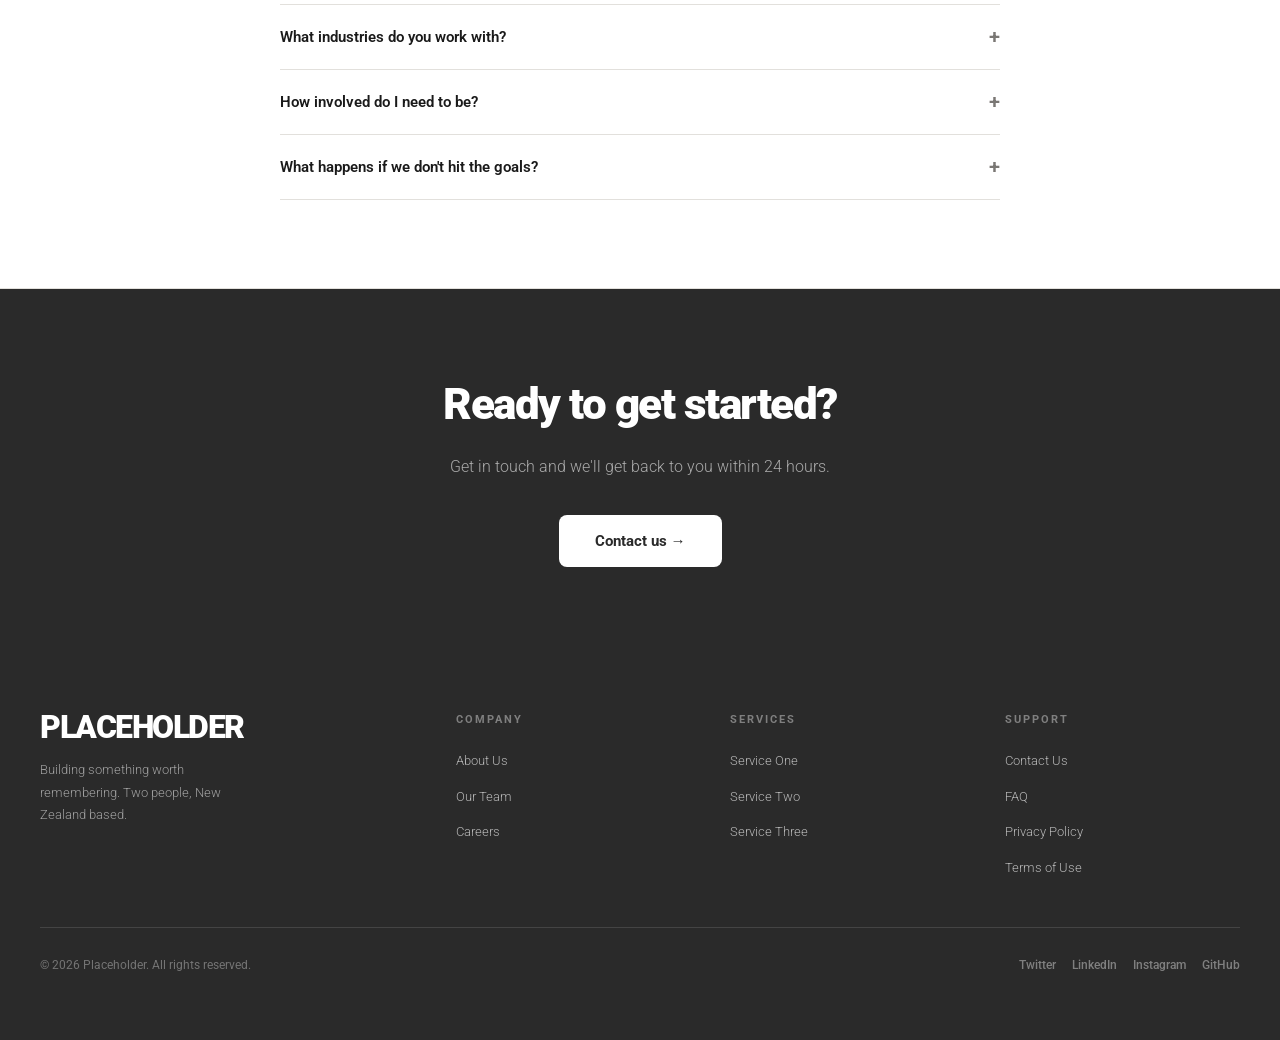
<file: service-two.html>
<!DOCTYPE html>
<html lang="en">
<head>
  <meta charset="UTF-8" />
  <meta name="viewport" content="width=device-width, initial-scale=1.0"/>
  <title>Service Two | Placeholder</title>
  <link href="https://fonts.googleapis.com/css2?family=Roboto:wght@300;400;500;700;900&display=swap" rel="stylesheet"/>
  <link rel="stylesheet" href="service.css"/>
</head>
<body>

  <!-- NAV -->
  <nav>
    <a class="nav-logo" href="index.html" title="Back to Home">
      <div class="logo-mark">P</div>
      <span class="logo-name">Placeholder</span>
    </a>
    <div class="nav-right">
      <ul class="nav-links">
        <li><a href="index.html">Home</a></li>
        <li><a href="about.html">About Us</a></li>
        <li><a href="contact.html">Contact</a></li>
        <li><a href="404.html">Blog</a></li>
        <li><a href="contact.html" class="nav-cta">Get Started</a></li>
      </ul>
      <button class="dark-toggle" id="darkToggle" aria-label="Toggle dark mode">🌙</button>
      <button class="hamburger" id="hamburger" aria-label="Open menu">
        <span></span><span></span><span></span>
      </button>
    </div>
  </nav>
  <div class="mobile-menu" id="mobileMenu">
    <a href="index.html">Home</a>
    <a href="about.html">About Us</a>
    <a href="contact.html">Contact</a>
    <a href="404.html">Blog</a>
    <a href="contact.html" class="mobile-cta">Get Started</a>
  </div>

  <!-- BREADCRUMB -->
  <div class="breadcrumb">
    <div class="breadcrumb-inner">
      <a href="index.html">Home</a>
      <span class="breadcrumb-sep">›</span>
      <span>Service Two</span>
    </div>
  </div>

  <!-- HERO -->
  <div class="service-hero">
    <div class="service-hero-content">
      <div class="hero-eyebrow">Service Two</div>
      <h1>Results you can <span>actually measure</span></h1>
      <p class="service-hero-sub">Service Two is built around outcomes. We work with you to define what success looks like, then do the work to get you there.</p>
      <a href="contact.html" class="hero-cta">Get in touch →</a>
    </div>
    <div class="service-image">
      <svg width="52" height="52" viewBox="0 0 24 24" fill="none" stroke="currentColor" stroke-width="1.1">
        <rect x="3" y="3" width="18" height="18" rx="2"/><circle cx="8.5" cy="8.5" r="1.5"/>
        <polyline points="21 15 16 10 5 21"/>
      </svg>
      <p>Service Image — 800 × 520px</p>
    </div>
  </div>

  <!-- OVERVIEW -->
  <div class="overview">
    <div class="overview-text">
      <div class="section-label">Overview</div>
      <div class="section-title">What is Service Two?</div>
      <p class="section-sub">Too many services promise transformation but deliver documentation. Service Two is different — we're accountable to real metrics that you define at the start of the engagement.</p>
      <p class="section-sub">From strategy through execution, Service Two covers the full journey. We bring structure, experience, and genuine care to every project — and we only take on work we're confident we can deliver on.</p>
    </div>
    <div class="overview-image">
      <svg width="48" height="48" viewBox="0 0 24 24" fill="none" stroke="currentColor" stroke-width="1.1">
        <rect x="3" y="3" width="18" height="18" rx="2"/><circle cx="8.5" cy="8.5" r="1.5"/>
        <polyline points="21 15 16 10 5 21"/>
      </svg>
      <p>Image Placeholder — 600 × 450px</p>
    </div>
  </div>

  <!-- BENEFITS -->
  <section class="benefits">
    <div class="benefits-inner">
      <div class="benefits-header">
        <div class="section-label">Why choose this</div>
        <div class="section-title">What you get</div>
        <p class="section-sub">Everything included in Service Two, and why it matters.</p>
      </div>
      <div class="benefits-grid">
        <div class="benefit-card">
          <div class="benefit-icon"><svg width="22" height="22" viewBox="0 0 24 24" fill="none" stroke="currentColor" stroke-width="1.8"><circle cx="12" cy="12" r="10"/><circle cx="12" cy="12" r="6"/><circle cx="12" cy="12" r="2"/></svg></div>
          <h3>Outcome focused</h3>
          <p>Every decision we make is tied back to the metrics you care about. No vanity work, no scope creep that doesn't serve your goals.</p>
        </div>
        <div class="benefit-card">
          <div class="benefit-icon"><svg width="22" height="22" viewBox="0 0 24 24" fill="none" stroke="currentColor" stroke-width="1.8"><polyline points="9 11 12 14 22 4"/><path d="M21 12v7a2 2 0 0 1-2 2H5a2 2 0 0 1-2-2V5a2 2 0 0 1 2-2h11"/></svg></div>
          <h3>Clear milestones</h3>
          <p>We break every project into clearly defined milestones so you always know what's happening and what's coming next.</p>
        </div>
        <div class="benefit-card">
          <div class="benefit-icon"><svg width="22" height="22" viewBox="0 0 24 24" fill="none" stroke="currentColor" stroke-width="1.8"><polyline points="16 3 21 3 21 8"/><line x1="4" y1="20" x2="21" y2="3"/><polyline points="21 16 21 21 16 21"/><line x1="15" y1="15" x2="21" y2="21"/><line x1="4" y1="4" x2="9" y2="9"/></svg></div>
          <h3>Flexible approach</h3>
          <p>We adapt our process to fit your team and your context — not the other way around.</p>
        </div>
        <div class="benefit-card">
          <div class="benefit-icon"><svg width="22" height="22" viewBox="0 0 24 24" fill="none" stroke="currentColor" stroke-width="1.8"><rect x="3" y="11" width="18" height="11" rx="2" ry="2"/><path d="M7 11V7a5 5 0 0 1 9.9-1"/></svg></div>
          <h3>No lock-in</h3>
          <p>We don't believe in creating dependency. Everything we produce is yours, fully documented, and easy to hand off.</p>
        </div>
        <div class="benefit-card">
          <div class="benefit-icon"><svg width="22" height="22" viewBox="0 0 24 24" fill="none" stroke="currentColor" stroke-width="1.8"><path d="M21 10c0 7-9 13-9 13s-9-6-9-13a9 9 0 0 1 18 0z"/><circle cx="12" cy="10" r="3"/></svg></div>
          <h3>NZ based</h3>
          <p>We're local, which means same timezone, no 3am calls, and the ability to meet in person when it matters.</p>
        </div>
        <div class="benefit-card">
          <div class="benefit-icon"><svg width="22" height="22" viewBox="0 0 24 24" fill="none" stroke="currentColor" stroke-width="1.8"><path d="M21 15a2 2 0 0 1-2 2H7l-4 4V5a2 2 0 0 1 2-2h14a2 2 0 0 1 2 2z"/></svg></div>
          <h3>Direct communication</h3>
          <p>You'll always hear from us directly. No account managers, no relay race — just clear, honest communication.</p>
        </div>
      </div>
    </div>
  </section>

  <!-- PROCESS -->
  <section class="process">
    <div class="process-header">
      <div class="section-label">How it works</div>
      <div class="section-title">Our process</div>
      <p class="section-sub">A clear, repeatable process that keeps you informed at every step.</p>
    </div>
    <div class="process-steps">
      <div class="process-step">
        <div class="step-number">1</div>
        <div class="step-body">
          <h3>Goal Setting</h3>
          <p>We start by agreeing on what success looks like. What are the metrics? What's the timeline? What does done actually mean?</p>
        </div>
      </div>
      <div class="process-step">
        <div class="step-number">2</div>
        <div class="step-body">
          <h3>Planning</h3>
          <p>We map out the full engagement — workstreams, owners, dependencies, and risks — so there are no surprises down the track.</p>
        </div>
      </div>
      <div class="process-step">
        <div class="step-number">3</div>
        <div class="step-body">
          <h3>Execution</h3>
          <p>We do the work. Methodically, transparently, and with regular updates so you're never left wondering what's happening.</p>
        </div>
      </div>
      <div class="process-step">
        <div class="step-number">4</div>
        <div class="step-body">
          <h3>Measurement</h3>
          <p>At each milestone, we check results against the goals we set at the start. If something's off, we course correct early.</p>
        </div>
      </div>
      <div class="process-step">
        <div class="step-number">5</div>
        <div class="step-body">
          <h3>Wrap-up</h3>
          <p>We close out with a final review, handover package, and a retrospective so you can apply what we learned going forward.</p>
        </div>
      </div>
    </div>
  </section>

  <!-- FAQ -->
  <section class="faq-section">
    <div class="faq-inner">
      <div class="faq-header">
        <div class="section-label">Questions</div>
        <div class="section-title">Frequently asked</div>
        <p class="section-sub">Still not sure? Here are the questions we hear most often.</p>
      </div>
      <div class="faq-list">
        <div class="faq-item">
          <button class="faq-question">How do you define 'outcomes' for this service?<span class="faq-icon">+</span></button>
          <div class="faq-answer">We work with you in the first session to define 2–4 measurable outcomes. These become the benchmark for the entire engagement.</div>
        </div>
        <div class="faq-item">
          <button class="faq-question">What industries do you work with?<span class="faq-icon">+</span></button>
          <div class="faq-answer">We've worked across tech, retail, professional services, and hospitality. If you're unsure whether we're a fit, just reach out — we'll tell you honestly.</div>
        </div>
        <div class="faq-item">
          <button class="faq-question">How involved do I need to be?<span class="faq-icon">+</span></button>
          <div class="faq-answer">We try to minimise your time investment while keeping you fully informed. Expect around 2–3 hours of your time per week.</div>
        </div>
        <div class="faq-item">
          <button class="faq-question">What happens if we don't hit the goals?<span class="faq-icon">+</span></button>
          <div class="faq-answer">We'll have an honest conversation. If we've missed something on our end, we'll make it right. We stand behind our work.</div>
        </div>
      </div>
    </div>
  </section>

  <!-- CTA -->
  <div class="cta-band">
    <h2>Ready to get started?</h2>
    <p>Get in touch and we'll get back to you within 24 hours.</p>
    <a href="contact.html" class="cta-btn">Contact us →</a>
  </div>

  <footer>
    <div class="footer-top">
      <div class="footer-brand">
        <div class="footer-brand-name">PLACEHOLDER</div>
        <p>Building something worth remembering. Two people, New Zealand based.</p>
      </div>
      <div class="footer-col">
        <h4>Company</h4>
        <ul>
          <li><a href="about.html">About Us</a></li>
          <li><a href="about.html#team">Our Team</a></li>
          <li><a href="about.html#careers">Careers</a></li>
        </ul>
      </div>
      <div class="footer-col">
        <h4>Services</h4>
        <ul>
          <li><a href="service-one.html">Service One</a></li>
          <li><a href="service-two.html">Service Two</a></li>
          <li><a href="service-three.html">Service Three</a></li>
        </ul>
      </div>
      <div class="footer-col">
        <h4>Support</h4>
        <ul>
          <li><a href="contact.html">Contact Us</a></li>
          <li><a href="404.html">FAQ</a></li>
          <li><a href="404.html">Privacy Policy</a></li>
          <li><a href="404.html">Terms of Use</a></li>
        </ul>
      </div>
    </div>
    <div class="footer-bottom">
      <span>© 2026 Placeholder. All rights reserved.</span>
      <div class="footer-socials">
        <a href="#">Twitter</a>
        <a href="#">LinkedIn</a>
        <a href="#">Instagram</a>
        <a href="#">GitHub</a>
      </div>
    </div>
  </footer>

  <button class="back-to-top" id="backToTop" aria-label="Back to top">↑</button>

  <script>
    const darkToggle = document.getElementById('darkToggle');
    const html = document.documentElement;
    const savedTheme = localStorage.getItem('theme') || 'light';
    html.setAttribute('data-theme', savedTheme);
    darkToggle.textContent = savedTheme === 'dark' ? '☀️' : '🌙';
    darkToggle.addEventListener('click', () => {
      const next = html.getAttribute('data-theme') === 'dark' ? 'light' : 'dark';
      html.setAttribute('data-theme', next);
      localStorage.setItem('theme', next);
      darkToggle.textContent = next === 'dark' ? '☀️' : '🌙';
    });
    const hamburger = document.getElementById('hamburger');
    const mobileMenu = document.getElementById('mobileMenu');
    hamburger.addEventListener('click', () => {
      hamburger.classList.toggle('open');
      mobileMenu.classList.toggle('open');
    });
    mobileMenu.querySelectorAll('a').forEach(link => {
      link.addEventListener('click', () => {
        hamburger.classList.remove('open');
        mobileMenu.classList.remove('open');
      });
    });
    const backToTop = document.getElementById('backToTop');
    window.addEventListener('scroll', () => backToTop.classList.toggle('visible', window.scrollY > 400));
    backToTop.addEventListener('click', () => window.scrollTo({ top: 0, behavior: 'smooth' }));
    // FAQ accordion
    document.querySelectorAll('.faq-question').forEach(btn => {
      btn.addEventListener('click', () => {
        const item = btn.closest('.faq-item');
        const isOpen = item.classList.contains('open');
        document.querySelectorAll('.faq-item').forEach(i => i.classList.remove('open'));
        if (!isOpen) item.classList.add('open');
      });
    });
    // Fade in
    const obs = new IntersectionObserver(entries => {
      entries.forEach(e => {
        if (e.isIntersecting) { e.target.style.opacity = 1; e.target.style.transform = 'translateY(0)'; }
      });
    }, { threshold: 0.1 });
    document.querySelectorAll('.benefit-card, .process-step, .faq-item, .overview-text, .overview-image').forEach(el => {
      el.style.opacity = '0'; el.style.transform = 'translateY(16px)';
      el.style.transition = 'opacity 0.5s ease, transform 0.5s ease';
      obs.observe(el);
    });
  </script>

</body>
</html>
</file>
<file: styles.css>
*, *::before, *::after { box-sizing: border-box; margin: 0; padding: 0; }

/* ── LIGHT THEME ── */
:root {
  --bg:      #f5f4f2;
  --surface: #ffffff;
  --border:  #e2e0dc;
  --text:    #1a1a1a;
  --muted:   #7a7774;
  --accent:  #2a2a2a;
  --tag-bg:  #eeece8;
  --radius:  10px;
  --shadow:  0 2px 16px rgba(0,0,0,0.07);
}

/* ── DARK THEME ── */
[data-theme="dark"] {
  --bg:      #141414;
  --surface: #1e1e1e;
  --border:  #2e2e2e;
  --text:    #f0ede8;
  --muted:   #888580;
  --accent:  #e8e5e0;
  --tag-bg:  #252525;
  --shadow:  0 2px 16px rgba(0,0,0,0.35);
}
[data-theme="dark"] nav                     { background: rgba(20,20,20,0.92); }
[data-theme="dark"] .logo-mark              { background: #e8e5e0; color: #141414; }
[data-theme="dark"] .hamburger              { background: #e8e5e0; }
[data-theme="dark"] .hamburger span         { background: #141414; }
[data-theme="dark"] .nav-cta                { background: #e8e5e0 !important; color: #141414 !important; }
[data-theme="dark"] .nav-cta:hover          { background: #fff !important; color: #141414 !important; }
[data-theme="dark"] .mobile-menu            { background: #1e1e1e; border-bottom-color: #2e2e2e; }
[data-theme="dark"] .mobile-menu a          { color: var(--text); }
[data-theme="dark"] .mobile-cta             { background: #e8e5e0 !important; color: #141414 !important; }
[data-theme="dark"] .hero-image-placeholder { background: linear-gradient(135deg,#222 0%,#1a1a1a 100%); }
[data-theme="dark"] .search-btn             { background: #e8e5e0; color: #141414; }
[data-theme="dark"] .search-btn:hover       { background: #fff; color: #141414; }
[data-theme="dark"] .card-img               { background: linear-gradient(135deg,#2a2a2a 0%,#222 100%); }
[data-theme="dark"] .submit-btn             { background: #e8e5e0; color: #141414; }
[data-theme="dark"] .submit-btn:hover       { background: #fff; color: #141414; }
[data-theme="dark"] footer                  { background: #0e0e0e; }
[data-theme="dark"] .back-to-top            { background: #e8e5e0; color: #141414; }
[data-theme="dark"] .cookie-banner          { background: #1e1e1e; border-top-color: #2e2e2e; }
[data-theme="dark"] .cookie-accept          { background: #e8e5e0; color: #141414; }

html { scroll-behavior: smooth; }

body {
  font-family: 'Roboto', sans-serif;
  background: var(--bg); color: var(--text);
  font-size: 16px; line-height: 1.6;
  transition: background 0.3s, color 0.3s;
}

/* ── NAV ── */
nav {
  position: sticky; top: 0; z-index: 100;
  background: rgba(245,244,242,0.92);
  backdrop-filter: blur(12px);
  border-bottom: 1px solid var(--border);
  padding: 0 40px; height: 68px;
  display: flex; align-items: center; justify-content: space-between;
  transition: background 0.3s;
}
.nav-logo { display: flex; align-items: center; gap: 12px; text-decoration: none; color: var(--text); }
.logo-mark {
  width: 38px; height: 38px; background: var(--accent); border-radius: 8px;
  display: flex; align-items: center; justify-content: center;
  font-size: 18px; font-weight: 900; color: #fff; letter-spacing: -1px;
  transition: background 0.3s, color 0.3s;
}
.logo-name { font-size: 17px; font-weight: 700; letter-spacing: -0.3px; }
.nav-right { display: flex; align-items: center; gap: 20px; }
.nav-links { display: flex; gap: 32px; list-style: none; }
.nav-links a {
  text-decoration: none; color: var(--muted);
  font-size: 14px; font-weight: 500; letter-spacing: 0.2px;
  transition: color 0.2s; padding-bottom: 3px;
  border-bottom: 2px solid transparent; transition: color 0.2s, border-color 0.2s;
}
.nav-links a:hover { color: var(--text); }
.nav-links a.active { color: var(--text); border-bottom-color: var(--text); }
.nav-cta {
  background: var(--accent); color: #fff !important;
  padding: 8px 20px; border-radius: 6px; font-weight: 500 !important;
  border-bottom: none !important; transition: background 0.2s !important;
}
.nav-cta:hover { background: #444 !important; color: #fff !important; }

/* ── DARK TOGGLE ── */
.dark-toggle {
  background: none; border: 1.5px solid var(--border); border-radius: 8px;
  width: 36px; height: 36px; cursor: pointer;
  display: flex; align-items: center; justify-content: center;
  font-size: 16px; transition: background 0.2s, border-color 0.2s; flex-shrink: 0;
}
.dark-toggle:hover { background: var(--tag-bg); }

/* ── HAMBURGER ── */
.hamburger {
  display: none; flex-direction: column; justify-content: center;
  align-items: center; gap: 5px; width: 40px; height: 40px;
  background: var(--accent); border: none; cursor: pointer;
  border-radius: 8px; padding: 0; flex-shrink: 0; transition: background 0.3s;
}
.hamburger span {
  display: block; width: 18px; height: 2px; background: #fff;
  border-radius: 2px; transition: transform 0.3s, opacity 0.3s; transform-origin: center;
}
.hamburger.open span:nth-child(1) { transform: translateY(7px) rotate(45deg); }
.hamburger.open span:nth-child(2) { opacity: 0; }
.hamburger.open span:nth-child(3) { transform: translateY(-7px) rotate(-45deg); }

/* ── MOBILE MENU ── */
.mobile-menu {
  display: none; position: absolute; top: 68px; left: 0; right: 0;
  background: var(--surface); border-bottom: 1px solid var(--border);
  box-shadow: 0 8px 24px rgba(0,0,0,0.08); z-index: 99;
  padding: 12px 20px 20px; flex-direction: column; gap: 4px;
  transition: background 0.3s;
}
.mobile-menu.open { display: flex; }
.mobile-menu a {
  display: block; text-decoration: none; color: var(--text);
  font-size: 15px; font-weight: 500; padding: 11px 14px;
  border-radius: 8px; transition: background 0.15s;
}
.mobile-menu a:hover { background: var(--tag-bg); }
.mobile-menu .mobile-cta {
  margin-top: 8px; background: var(--accent); color: #fff !important;
  text-align: center; font-weight: 600;
}
.mobile-menu .mobile-cta:hover { background: #444 !important; }

/* ── HERO SPLIT ── */
.hero {
  display: grid; grid-template-columns: 55fr 45fr;
  min-height: max(520px, 65vh); border-bottom: 1px solid var(--border);
}
.hero-content {
  padding: 70px 56px; display: flex; flex-direction: column;
  justify-content: center;
}
.hero-eyebrow {
  display: inline-block; font-size: 11px; font-weight: 700; letter-spacing: 2px;
  text-transform: uppercase; color: var(--muted); margin-bottom: 20px;
  padding: 5px 14px; background: var(--tag-bg); border-radius: 20px;
  align-self: flex-start;
}
.hero h1 {
  font-size: clamp(30px, 3.5vw, 52px); font-weight: 900; line-height: 1.08;
  letter-spacing: -2px; color: var(--text); margin-bottom: 18px;
}
.hero h1 span { color: var(--muted); font-weight: 300; }
.hero-sub {
  font-size: 15px; color: var(--muted); font-weight: 300;
  line-height: 1.7; margin-bottom: 32px; max-width: 420px;
}
.search-bar {
  display: flex; align-items: center;
  background: var(--surface); border: 1.5px solid var(--border); border-radius: 50px;
  padding: 6px 6px 6px 20px; box-shadow: var(--shadow);
  transition: border-color 0.2s, box-shadow 0.2s;
}
.search-bar:focus-within { border-color: #aaa; box-shadow: 0 4px 24px rgba(0,0,0,0.10); }
.search-bar input {
  flex: 1; border: none; outline: none; background: transparent;
  font-family: 'Roboto', sans-serif; font-size: 14px; color: var(--text);
}
.search-bar input::placeholder { color: #b0ada8; }
.search-btn {
  background: var(--accent); color: #fff; border: none; cursor: pointer;
  padding: 10px 20px; border-radius: 40px; font-family: 'Roboto', sans-serif;
  font-size: 13px; font-weight: 600; letter-spacing: 0.3px; transition: background 0.2s;
  white-space: nowrap;
}
.search-btn:hover { background: #444; }
.hero-image {
  background: var(--bg);
  border-left: 1px solid var(--border);
  overflow: hidden; min-height: max(520px, 65vh);
  padding: 0; position: relative;
}
#bubbleCanvas {
  width: 100%; height: 100%;
  display: block; cursor: none;
}

/* ── SECTIONS ── */
section { padding: 80px 40px; }
.section-label { font-size: 11px; font-weight: 700; letter-spacing: 2.5px; text-transform: uppercase; color: var(--muted); margin-bottom: 12px; }
.section-title { font-size: clamp(26px, 4vw, 38px); font-weight: 800; letter-spacing: -1px; margin-bottom: 10px; }
.section-sub { font-size: 15px; color: var(--muted); font-weight: 300; max-width: 480px; }

/* ── SERVICES ── */
.services { background: var(--surface); border-top: 1px solid var(--border); border-bottom: 1px solid var(--border); }
.services-header { margin-bottom: 52px; }
.feature-list { display: flex; flex-direction: column; gap: 0; }
.feature-item {
  display: grid; grid-template-columns: 64px 1fr;
  gap: 0 28px; align-items: start;
  padding: 28px 0; border-bottom: 1px solid var(--border);
  transition: background 0.2s;
}
.feature-item:last-child { border-bottom: none; }
.feature-item:hover { background: var(--tag-bg); margin: 0 -40px; padding: 28px 40px; }
.feature-icon {
  width: 52px; height: 52px; border-radius: 12px;
  background: var(--tag-bg); border: 1.5px solid var(--border);
  display: flex; align-items: center; justify-content: center;
  flex-shrink: 0; transition: background 0.2s, border-color 0.2s;
  margin-top: 2px;
}
.feature-icon svg { opacity: 0.6; transition: opacity 0.2s; }
.feature-item:hover .feature-icon { background: var(--surface); border-color: var(--muted); }
.feature-item:hover .feature-icon svg { opacity: 0.9; }
.feature-body { display: flex; flex-direction: column; gap: 6px; }
.feature-meta { display: flex; align-items: center; gap: 10px; margin-bottom: 4px; }
.feature-tag {
  font-size: 10px; font-weight: 700; letter-spacing: 1.5px;
  text-transform: uppercase; color: var(--muted);
  background: var(--border); border-radius: 4px; padding: 2px 8px;
}
.feature-body h3 { font-size: 18px; font-weight: 700; letter-spacing: -0.4px; color: var(--text); }
.feature-body p { font-size: 14px; color: var(--muted); font-weight: 300; line-height: 1.7; max-width: 620px; }
.feature-link {
  display: inline-flex; align-items: center; gap: 5px; margin-top: 6px;
  font-size: 13px; font-weight: 600; color: var(--text); text-decoration: none;
  transition: gap 0.2s; align-self: flex-start;
}
.feature-link:hover { gap: 9px; }
@media (max-width: 768px) {
  .feature-item { grid-template-columns: 48px 1fr; gap: 0 18px; padding: 22px 0; }
  .feature-item:hover { margin: 0 -20px; padding: 22px 20px; }
  .feature-icon { width: 44px; height: 44px; border-radius: 10px; }
}

/* ── TESTIMONIALS / LOGO TICKER ── */
.testimonials {
  background: var(--surface);
  border-top: 1px solid var(--border);
  border-bottom: 1px solid var(--border);
  padding: 72px 0;
  overflow: hidden;
}
.testimonials-header {
  text-align: center;
  padding: 0 40px;
  margin-bottom: 48px;
}
.ticker-row { overflow: hidden; margin-bottom: 20px; }
.ticker-row:last-child { margin-bottom: 0; }

.ticker-track {
  display: flex;
  gap: 20px;
  width: max-content;
}
/* Row 1 scrolls left */
.ticker-row--left .ticker-track {
  animation: scrollLeft 28s linear infinite;
}
/* Row 2 scrolls right */
.ticker-row--right .ticker-track {
  animation: scrollRight 28s linear infinite;
}
.testimonials:hover .ticker-track { animation-play-state: paused; }

@keyframes scrollLeft {
  0%   { transform: translateX(0); }
  100% { transform: translateX(-50%); }
}
@keyframes scrollRight {
  0%   { transform: translateX(-50%); }
  100% { transform: translateX(0); }
}

.logo-card {
  width: 180px; height: 90px; flex-shrink: 0;
  background: var(--bg);
  border: 1.5px solid var(--border);
  border-radius: var(--radius);
  display: flex; flex-direction: column;
  align-items: center; justify-content: center;
  gap: 7px; color: var(--muted);
  transition: box-shadow 0.2s, transform 0.2s;
  cursor: default;
}
.logo-card:hover { box-shadow: var(--shadow); transform: translateY(-2px); }
.logo-card svg { opacity: 0.3; }
.logo-card span { font-size: 11px; font-weight: 600; letter-spacing: 0.8px; }

/* ── CONTACT ── */
.contact { background: var(--bg); text-align: center; }
.contact-inner { max-width: 600px; margin: 0 auto; }
.contact .section-sub { margin: 0 auto; }
.contact .contact-form { text-align: left; }
.contact-form { margin-top: 40px; display: flex; flex-direction: column; gap: 18px; }
.form-row { display: grid; grid-template-columns: 55fr 45fr; gap: 18px; }
.form-group { display: flex; flex-direction: column; gap: 6px; }
.form-group label { font-size: 12px; font-weight: 600; letter-spacing: 0.5px; text-transform: uppercase; color: var(--muted); }
.form-group input, .form-group textarea, .form-group select {
  font-family: 'Roboto', sans-serif; font-size: 14px; color: var(--text);
  background: var(--surface); border: 1.5px solid var(--border);
  border-radius: var(--radius); padding: 11px 14px; outline: none; transition: border-color 0.2s;
}
.form-group input:focus, .form-group textarea:focus, .form-group select:focus { border-color: #999; }
.form-group textarea { resize: vertical; min-height: 120px; }
.submit-btn {
  align-self: center; background: var(--accent); color: #fff;
  border: none; cursor: pointer; padding: 13px 36px; border-radius: 8px;
  font-family: 'Roboto', sans-serif; font-size: 15px; font-weight: 600;
  letter-spacing: 0.2px; transition: background 0.2s;
}
.submit-btn:hover { background: #444; }

/* ── FAQ ── */
.faq-section {
  background: var(--surface);
  border-top: 1px solid var(--border);
  border-bottom: 1px solid var(--border);
  padding: 88px 40px;
}
.faq-inner { max-width: 720px; margin: 0 auto; }
.faq-header { margin-bottom: 48px; text-align: center; }
.faq-header .section-sub { margin: 0 auto; }
.faq-list { display: flex; flex-direction: column; }
.faq-item { border-bottom: 1px solid var(--border); }
.faq-item:first-of-type { border-top: 1px solid var(--border); }
.faq-question {
  width: 100%; background: none; border: none; cursor: pointer;
  display: flex; justify-content: space-between; align-items: center;
  padding: 20px 0; text-align: left; font-family: 'Roboto', sans-serif;
  font-size: 15px; font-weight: 600; color: var(--text); gap: 16px;
  transition: color 0.2s;
}
.faq-question:hover { color: var(--muted); }
.faq-icon { font-size: 22px; color: var(--muted); flex-shrink: 0; transition: transform 0.25s; line-height: 1; }
.faq-item.open .faq-icon { transform: rotate(45deg); }
.faq-answer {
  font-size: 14px; color: var(--muted); font-weight: 300; line-height: 1.8;
  max-height: 0; overflow: hidden; transition: max-height 0.35s ease, padding 0.35s ease;
}
.faq-item.open .faq-answer { max-height: 200px; padding-bottom: 20px; }

@media (max-width: 768px) {
  .faq-section { padding: 60px 20px; }
}

/* ── FOOTER ── */
footer { background: var(--accent); color: rgba(255,255,255,0.85); padding: 64px 40px 64px; }
.footer-top { display: grid; grid-template-columns: 1.6fr 1fr 1fr 1fr; gap: 40px; padding-bottom: 48px; border-bottom: 1px solid rgba(255,255,255,0.12); }
.footer-brand-name { font-size: 32px; font-weight: 900; letter-spacing: -1.5px; color: #fff; line-height: 1; margin-bottom: 16px; }
.footer-brand p { font-size: 13px; font-weight: 300; line-height: 1.7; max-width: 220px; color: rgba(255,255,255,0.55); }
.footer-col h4 { font-size: 11px; font-weight: 700; letter-spacing: 2px; text-transform: uppercase; color: rgba(255,255,255,0.4); margin-bottom: 18px; }
.footer-col ul { list-style: none; display: flex; flex-direction: column; gap: 10px; }
.footer-col ul a { text-decoration: none; color: rgba(255,255,255,0.65); font-size: 13px; font-weight: 300; transition: color 0.2s; }
.footer-col ul a:hover { color: #fff; }
.footer-bottom { padding-top: 28px; display: flex; justify-content: space-between; align-items: center; font-size: 12px; color: rgba(255,255,255,0.35); }
.footer-socials { display: flex; gap: 16px; }
.footer-socials a { color: rgba(255,255,255,0.4); text-decoration: none; font-size: 12px; font-weight: 500; transition: color 0.2s; }
.footer-socials a:hover { color: rgba(255,255,255,0.9); }

/* ── BACK TO TOP ── */
.back-to-top {
  position: fixed; bottom: 28px; right: 28px; z-index: 200;
  width: 44px; height: 44px; border-radius: 10px;
  background: var(--accent); color: #fff; border: none; cursor: pointer;
  font-size: 20px; display: flex; align-items: center; justify-content: center;
  box-shadow: 0 4px 16px rgba(0,0,0,0.18);
  opacity: 0; pointer-events: none; transform: translateY(12px);
  transition: opacity 0.3s, transform 0.3s, background 0.3s;
}
.back-to-top.visible { opacity: 1; pointer-events: auto; transform: translateY(0); }
.back-to-top:hover { background: #555; }

/* ── COOKIE BANNER ── */
.cookie-banner {
  position: fixed; bottom: 0; left: 0; right: 0; z-index: 300;
  background: var(--surface); border-top: 1px solid var(--border);
  box-shadow: 0 -4px 24px rgba(0,0,0,0.08); padding: 18px 40px;
  display: flex; align-items: center; justify-content: space-between; gap: 24px;
  transition: transform 0.4s ease, background 0.3s;
}
.cookie-banner.hidden { transform: translateY(110%); }
.cookie-text { font-size: 13px; color: var(--muted); max-width: 680px; line-height: 1.6; }
.cookie-text a { color: var(--text); font-weight: 500; }
.cookie-buttons { display: flex; gap: 10px; flex-shrink: 0; }
.cookie-accept {
  background: var(--accent); color: #fff; border: none; cursor: pointer;
  padding: 9px 22px; border-radius: 7px; font-family: 'Roboto', sans-serif;
  font-size: 13px; font-weight: 600; transition: background 0.2s;
}
.cookie-accept:hover { background: #555; }
.cookie-decline {
  background: none; color: var(--muted); border: 1.5px solid var(--border);
  cursor: pointer; padding: 9px 18px; border-radius: 7px;
  font-family: 'Roboto', sans-serif; font-size: 13px; font-weight: 500;
  transition: border-color 0.2s, color 0.2s;
}
.cookie-decline:hover { border-color: var(--muted); color: var(--text); }

/* ── RESPONSIVE ── */
@media (max-width: 768px) {
  nav { padding: 0 20px; }
  .nav-links { display: none; }
  .hamburger { display: flex; }
  .hero { grid-template-columns: 1fr; }
  .hero-content { padding: 48px 24px; }
  .hero-image { min-height: 260px; border-left: none; border-top: 1px solid var(--border); }
  section { padding: 60px 20px; }
  .form-row { grid-template-columns: 1fr; }
  .footer-top { grid-template-columns: 55fr 45fr; }
  footer { padding: 48px 20px 48px; }
  .cookie-banner { flex-direction: column; align-items: flex-start; padding: 18px 20px; }
  .back-to-top { bottom: 20px; right: 20px; }
}
</file>
<file: about.css>
*, *::before, *::after { box-sizing: border-box; margin: 0; padding: 0; }

/* ── LIGHT THEME ── */
:root {
  --bg:      #f5f4f2;
  --surface: #ffffff;
  --border:  #e2e0dc;
  --text:    #1a1a1a;
  --muted:   #7a7774;
  --accent:  #2a2a2a;
  --tag-bg:  #eeece8;
  --radius:  10px;
  --shadow:  0 2px 16px rgba(0,0,0,0.07);
}

/* ── DARK THEME ── */
[data-theme="dark"] {
  --bg:      #141414;
  --surface: #1e1e1e;
  --border:  #2e2e2e;
  --text:    #f0ede8;
  --muted:   #888580;
  --accent:  #e8e5e0;
  --tag-bg:  #252525;
  --shadow:  0 2px 16px rgba(0,0,0,0.35);
}
[data-theme="dark"] nav                  { background: rgba(20,20,20,0.92); }
[data-theme="dark"] .logo-mark           { background: #e8e5e0; color: #141414; }
[data-theme="dark"] .hamburger           { background: #e8e5e0; }
[data-theme="dark"] .hamburger span      { background: #141414; }
[data-theme="dark"] .nav-cta             { background: #e8e5e0 !important; color: #141414 !important; }
[data-theme="dark"] .nav-cta:hover       { background: #fff !important; color: #141414 !important; }
[data-theme="dark"] .mobile-menu         { background: #1e1e1e; border-bottom-color: #2e2e2e; }
[data-theme="dark"] .mobile-menu a       { color: var(--text); }
[data-theme="dark"] .mobile-cta          { background: #e8e5e0 !important; color: #141414 !important; }
[data-theme="dark"] footer               { background: #0e0e0e; }
[data-theme="dark"] .back-to-top         { background: #e8e5e0; color: #141414; }
[data-theme="dark"] .team-photo          { background: linear-gradient(135deg,#2a2a2a 0%,#1e1e1e 100%); }
[data-theme="dark"] .value-icon          { background: #252525; border-color: #2e2e2e; }
[data-theme="dark"] .stat-block          { background: #1e1e1e; border-color: #2e2e2e; }

html { scroll-behavior: smooth; }

body {
  font-family: 'Roboto', sans-serif;
  background: var(--bg); color: var(--text);
  font-size: 16px; line-height: 1.6;
  transition: background 0.3s, color 0.3s;
}

/* ── NAV ── */
nav {
  position: sticky; top: 0; z-index: 100;
  background: rgba(245,244,242,0.92);
  backdrop-filter: blur(12px);
  border-bottom: 1px solid var(--border);
  padding: 0 40px; height: 68px;
  display: flex; align-items: center; justify-content: space-between;
  transition: background 0.3s;
}
.nav-logo { display: flex; align-items: center; gap: 12px; text-decoration: none; color: var(--text); }
.logo-mark {
  width: 38px; height: 38px; background: var(--accent); border-radius: 8px;
  display: flex; align-items: center; justify-content: center;
  font-size: 18px; font-weight: 900; color: #fff; letter-spacing: -1px;
  transition: background 0.3s, color 0.3s;
}
.logo-name { font-size: 17px; font-weight: 700; letter-spacing: -0.3px; }
.nav-right { display: flex; align-items: center; gap: 20px; }
.nav-links { display: flex; gap: 32px; list-style: none; }
.nav-links a {
  text-decoration: none; color: var(--muted);
  font-size: 14px; font-weight: 500;
  padding-bottom: 3px; border-bottom: 2px solid transparent;
  transition: color 0.2s, border-color 0.2s;
}
.nav-links a:hover { color: var(--text); }
.nav-links a.active { color: var(--text); border-bottom-color: var(--text); }
.nav-cta {
  background: var(--accent); color: #fff !important;
  padding: 8px 20px; border-radius: 6px; font-weight: 500 !important;
  border-bottom: none !important; transition: background 0.2s !important;
}
.nav-cta:hover { background: #444 !important; color: #fff !important; }

/* ── DARK TOGGLE ── */
.dark-toggle {
  background: none; border: 1.5px solid var(--border); border-radius: 8px;
  width: 36px; height: 36px; cursor: pointer;
  display: flex; align-items: center; justify-content: center;
  font-size: 16px; transition: background 0.2s; flex-shrink: 0;
}
.dark-toggle:hover { background: var(--tag-bg); }

/* ── HAMBURGER ── */
.hamburger {
  display: none; flex-direction: column; justify-content: center;
  align-items: center; gap: 5px; width: 40px; height: 40px;
  background: var(--accent); border: none; cursor: pointer;
  border-radius: 8px; padding: 0; flex-shrink: 0; transition: background 0.3s;
}
.hamburger span {
  display: block; width: 18px; height: 2px; background: #fff;
  border-radius: 2px; transition: transform 0.3s, opacity 0.3s; transform-origin: center;
}
.hamburger.open span:nth-child(1) { transform: translateY(7px) rotate(45deg); }
.hamburger.open span:nth-child(2) { opacity: 0; }
.hamburger.open span:nth-child(3) { transform: translateY(-7px) rotate(-45deg); }

/* ── MOBILE MENU ── */
.mobile-menu {
  display: none; position: absolute; top: 68px; left: 0; right: 0;
  background: var(--surface); border-bottom: 1px solid var(--border);
  box-shadow: 0 8px 24px rgba(0,0,0,0.08); z-index: 99;
  padding: 12px 20px 20px; flex-direction: column; gap: 4px;
}
.mobile-menu.open { display: flex; }
.mobile-menu a {
  display: block; text-decoration: none; color: var(--text);
  font-size: 15px; font-weight: 500; padding: 11px 14px;
  border-radius: 8px; transition: background 0.15s;
}
.mobile-menu a:hover { background: var(--tag-bg); }
.mobile-menu .mobile-cta {
  margin-top: 8px; background: var(--accent); color: #fff !important;
  text-align: center; font-weight: 600;
}
.mobile-menu .mobile-cta:hover { background: #444 !important; }

/* ── SHARED ── */
.section-label {
  font-size: 11px; font-weight: 700; letter-spacing: 2.5px;
  text-transform: uppercase; color: var(--muted); margin-bottom: 12px;
}
.section-title {
  font-size: clamp(26px, 4vw, 40px); font-weight: 800;
  letter-spacing: -1.2px; margin-bottom: 14px; line-height: 1.1;
}
.section-sub {
  font-size: 16px; color: var(--muted); font-weight: 300;
  line-height: 1.75; max-width: 540px;
}

/* ── HERO ── */
.about-hero {
  padding: 100px 40px 90px; max-width: 860px; margin: 0 auto;
  text-align: center; border-bottom: 1px solid var(--border);
}
.about-hero .hero-eyebrow {
  display: inline-block; font-size: 11px; font-weight: 700; letter-spacing: 2px;
  text-transform: uppercase; color: var(--muted); margin-bottom: 24px;
  padding: 5px 14px; background: var(--tag-bg); border-radius: 20px;
}
.about-hero h1 {
  font-size: clamp(38px, 6vw, 68px); font-weight: 900; letter-spacing: -3px;
  line-height: 1.05; margin-bottom: 24px;
}
.about-hero h1 span { color: var(--muted); font-weight: 300; }
.about-hero p {
  font-size: 18px; color: var(--muted); font-weight: 300;
  line-height: 1.75; max-width: 560px; margin: 0 auto;
}

/* ── STATS BAR ── */
.stats-bar {
  display: grid; grid-template-columns: repeat(4, 1fr);
  border-bottom: 1px solid var(--border);
}
.stat-block {
  text-align: center;
  padding: 40px 36px; border-right: 1px solid var(--border);
  transition: background 0.2s;
}
.stat-block:last-child { border-right: none; }
.stat-block:hover { background: var(--surface); }
.stat-number {
  font-size: 40px; font-weight: 900; letter-spacing: -2px;
  line-height: 1; margin-bottom: 6px; color: var(--text);
}
.stat-desc { font-size: 13px; color: var(--muted); font-weight: 400; line-height: 1.5; }

/* ── STORY ── */
.story {
  display: grid; grid-template-columns: 1fr 1fr;
  gap: 80px; padding: 96px 40px;
  max-width: 1100px; margin: 0 auto;
  align-items: center;
}
.story-text .section-sub { max-width: 100%; margin-bottom: 20px; }
.story-text p + p { margin-top: 16px; }
.story-image {
  width: 100%; aspect-ratio: 4/3;
  background: linear-gradient(135deg, #e4e2dd 0%, #d4d0c8 100%);
  border-radius: 16px; border: 1.5px solid var(--border);
  display: flex; flex-direction: column; align-items: center; justify-content: center;
  gap: 10px; color: var(--muted);
}
.story-image svg { opacity: 0.35; }
.story-image p { font-size: 12px; font-weight: 500; letter-spacing: 0.5px; }

/* ── VALUES ── */
.values {
  background: var(--surface);
  border-top: 1px solid var(--border);
  border-bottom: 1px solid var(--border);
  padding: 96px 40px;
}
.values-header { max-width: 1100px; margin: 0 auto 56px; }
.values-grid {
  display: grid; grid-template-columns: repeat(3, 1fr);
  gap: 32px; max-width: 1100px; margin: 0 auto;
}
.value-card { padding: 32px 28px; }
.value-icon {
  width: 48px; height: 48px; border-radius: 12px;
  background: var(--tag-bg); border: 1.5px solid var(--border);
  display: flex; align-items: center; justify-content: center;
  margin-bottom: 20px;
}
.value-icon svg { opacity: 0.65; }
.value-card h3 { font-size: 17px; font-weight: 700; margin-bottom: 10px; letter-spacing: -0.3px; }
.value-card p { font-size: 14px; color: var(--muted); font-weight: 300; line-height: 1.75; }

/* ── TEAM ── */
.team { padding: 96px 40px; max-width: 1100px; margin: 0 auto; }
.team-header { margin-bottom: 56px; }
.team-grid { display: grid; grid-template-columns: repeat(2, 1fr); gap: 40px; max-width: 720px; margin: 0 auto; }
.team-card {
  background: var(--surface); border: 1.5px solid var(--border);
  border-radius: 16px; overflow: hidden;
  transition: box-shadow 0.2s, transform 0.2s;
}
.team-card:hover { box-shadow: var(--shadow); transform: translateY(-4px); }
.team-photo {
  width: 100%; aspect-ratio: 1/1;
  background: linear-gradient(135deg, #e4e2dd 0%, #cac7c0 100%);
  display: flex; flex-direction: column; align-items: center; justify-content: center;
  gap: 10px; color: var(--muted);
}
.team-photo svg { opacity: 0.3; }
.team-photo span { font-size: 11px; font-weight: 600; letter-spacing: 0.8px; }
.team-info { padding: 24px 24px 28px; }
.team-info h3 { font-size: 18px; font-weight: 700; letter-spacing: -0.3px; margin-bottom: 4px; }
.team-role {
  font-size: 11px; font-weight: 700; letter-spacing: 1.8px;
  text-transform: uppercase; color: var(--muted); margin-bottom: 12px;
  display: block;
}
.team-info p { font-size: 13px; color: var(--muted); font-weight: 300; line-height: 1.7; }
.team-socials { display: flex; gap: 10px; margin-top: 16px; }
.team-socials a {
  font-size: 12px; font-weight: 600; color: var(--muted);
  text-decoration: none; padding: 5px 12px;
  border: 1.5px solid var(--border); border-radius: 6px;
  transition: color 0.2s, border-color 0.2s;
}
.team-socials a:hover { color: var(--text); border-color: var(--muted); }

/* ── CTA BAND ── */
.cta-band {
  background: var(--accent); color: #fff;
  padding: 80px 40px; text-align: center;
}
.cta-band h2 {
  font-size: clamp(28px, 4vw, 44px); font-weight: 900;
  letter-spacing: -1.5px; margin-bottom: 16px;
}
.cta-band p { font-size: 16px; color: rgba(255,255,255,0.6); font-weight: 300; margin-bottom: 36px; }
.cta-btn {
  display: inline-block; background: #fff; color: var(--accent);
  text-decoration: none; padding: 14px 36px; border-radius: 8px;
  font-size: 15px; font-weight: 700; letter-spacing: -0.2px;
  transition: background 0.2s, color 0.2s;
}
.cta-btn:hover { background: var(--tag-bg); }

/* ── FOOTER ── */
footer { background: var(--accent); color: rgba(255,255,255,0.85); padding: 64px 40px 64px; }
.footer-top {
  display: grid; grid-template-columns: 1.6fr 1fr 1fr 1fr; gap: 40px;
  padding-bottom: 48px; border-bottom: 1px solid rgba(255,255,255,0.12);
}
.footer-brand-name { font-size: 32px; font-weight: 900; letter-spacing: -1.5px; color: #fff; line-height: 1; margin-bottom: 16px; }
.footer-brand p { font-size: 13px; font-weight: 300; line-height: 1.7; max-width: 220px; color: rgba(255,255,255,0.55); }
.footer-col h4 { font-size: 11px; font-weight: 700; letter-spacing: 2px; text-transform: uppercase; color: rgba(255,255,255,0.4); margin-bottom: 18px; }
.footer-col ul { list-style: none; display: flex; flex-direction: column; gap: 10px; }
.footer-col ul a { text-decoration: none; color: rgba(255,255,255,0.65); font-size: 13px; font-weight: 300; transition: color 0.2s; }
.footer-col ul a:hover { color: #fff; }
.footer-bottom { padding-top: 28px; display: flex; justify-content: space-between; align-items: center; font-size: 12px; color: rgba(255,255,255,0.35); }
.footer-socials { display: flex; gap: 16px; }
.footer-socials a { color: rgba(255,255,255,0.4); text-decoration: none; font-size: 12px; font-weight: 500; transition: color 0.2s; }
.footer-socials a:hover { color: rgba(255,255,255,0.9); }

/* ── BACK TO TOP ── */
.back-to-top {
  position: fixed; bottom: 28px; right: 28px; z-index: 200;
  width: 44px; height: 44px; border-radius: 10px;
  background: var(--accent); color: #fff; border: none; cursor: pointer;
  font-size: 20px; display: flex; align-items: center; justify-content: center;
  box-shadow: 0 4px 16px rgba(0,0,0,0.18);
  opacity: 0; pointer-events: none; transform: translateY(12px);
  transition: opacity 0.3s, transform 0.3s, background 0.3s;
}
.back-to-top.visible { opacity: 1; pointer-events: auto; transform: translateY(0); }
.back-to-top:hover { background: #555; }

/* ── RESPONSIVE ── */
@media (max-width: 768px) {
  nav { padding: 0 20px; }
  .nav-links { display: none; }
  .hamburger { display: flex; }
  .about-hero { padding: 64px 20px 56px; }
  .stats-bar { grid-template-columns: 1fr 1fr; }
  .stat-block { border-right: none; border-bottom: 1px solid var(--border); }
  .stat-block:nth-child(odd) { border-right: 1px solid var(--border); }
  .story { grid-template-columns: 1fr; gap: 40px; padding: 60px 20px; }
  .values { padding: 60px 20px; }
  .values-grid { grid-template-columns: 1fr; gap: 0; }
  .value-card { padding: 28px 0; border-bottom: 1px solid var(--border); }
  .value-card:last-child { border-bottom: none; }
  .team { padding: 60px 20px; }
  .team-grid { grid-template-columns: 1fr; max-width: 100%; }
  .cta-band { padding: 60px 20px; }
  .footer-top { grid-template-columns: 1fr 1fr; }
  footer { padding: 48px 20px 48px; }
  .back-to-top { bottom: 20px; right: 20px; }
}

/* ── BREADCRUMB ── */
.breadcrumb {
  border-bottom: 1px solid var(--border);
  background: var(--surface);
  padding: 0 40px;
}
.breadcrumb-inner {
  display: flex; align-items: center; gap: 8px;
  height: 40px; font-size: 13px; color: var(--muted);
}
.breadcrumb a {
  text-decoration: none; color: var(--muted); font-weight: 500;
  transition: color 0.2s;
}
.breadcrumb a:hover { color: var(--text); }
.breadcrumb-sep { font-size: 15px; color: var(--border); }
.breadcrumb span:last-child { color: var(--text); font-weight: 500; }

/* ── LOGO HOVER HINT ── */
.nav-logo:hover .logo-name {
  text-decoration: underline;
  text-underline-offset: 3px;
}

@media (max-width: 768px) {
  .breadcrumb { padding: 0 20px; }
}
</file>
<file: service.css>
*, *::before, *::after { box-sizing: border-box; margin: 0; padding: 0; }

/* ── LIGHT THEME ── */
:root {
  --bg:      #f5f4f2;
  --surface: #ffffff;
  --border:  #e2e0dc;
  --text:    #1a1a1a;
  --muted:   #7a7774;
  --accent:  #2a2a2a;
  --tag-bg:  #eeece8;
  --radius:  10px;
  --shadow:  0 2px 16px rgba(0,0,0,0.07);
}

/* ── DARK THEME ── */
[data-theme="dark"] {
  --bg:      #141414;
  --surface: #1e1e1e;
  --border:  #2e2e2e;
  --text:    #f0ede8;
  --muted:   #888580;
  --accent:  #e8e5e0;
  --tag-bg:  #252525;
  --shadow:  0 2px 16px rgba(0,0,0,0.35);
}
[data-theme="dark"] nav                  { background: rgba(20,20,20,0.92); }
[data-theme="dark"] .logo-mark           { background: #e8e5e0; color: #141414; }
[data-theme="dark"] .hamburger           { background: #e8e5e0; }
[data-theme="dark"] .hamburger span      { background: #141414; }
[data-theme="dark"] .nav-cta             { background: #e8e5e0 !important; color: #141414 !important; }
[data-theme="dark"] .nav-cta:hover       { background: #fff !important; color: #141414 !important; }
[data-theme="dark"] .mobile-menu         { background: #1e1e1e; border-bottom-color: #2e2e2e; }
[data-theme="dark"] .mobile-menu a       { color: var(--text); }
[data-theme="dark"] .mobile-cta          { background: #e8e5e0 !important; color: #141414 !important; }
[data-theme="dark"] footer               { background: #0e0e0e; }
[data-theme="dark"] .back-to-top         { background: #e8e5e0; color: #141414; }
[data-theme="dark"] .service-image       { background: linear-gradient(135deg,#222 0%,#1a1a1a 100%); }
[data-theme="dark"] .benefit-icon        { background: #252525; border-color: #2e2e2e; }
[data-theme="dark"] .process-step        { background: #1e1e1e; border-color: #2e2e2e; }
[data-theme="dark"] .faq-item            { border-color: #2e2e2e; }
[data-theme="dark"] .cta-band            { background: #0e0e0e; }

html { scroll-behavior: smooth; }

body {
  font-family: 'Roboto', sans-serif;
  background: var(--bg); color: var(--text);
  font-size: 16px; line-height: 1.6;
  transition: background 0.3s, color 0.3s;
}

/* ── NAV ── */
nav {
  position: sticky; top: 0; z-index: 100;
  background: rgba(245,244,242,0.92);
  backdrop-filter: blur(12px);
  border-bottom: 1px solid var(--border);
  padding: 0 40px; height: 68px;
  display: flex; align-items: center; justify-content: space-between;
  transition: background 0.3s;
}
.nav-logo { display: flex; align-items: center; gap: 12px; text-decoration: none; color: var(--text); }
.nav-logo:hover .logo-name { text-decoration: underline; text-underline-offset: 3px; }
.logo-mark {
  width: 38px; height: 38px; background: var(--accent); border-radius: 8px;
  display: flex; align-items: center; justify-content: center;
  font-size: 18px; font-weight: 900; color: #fff; letter-spacing: -1px;
  transition: background 0.3s, color 0.3s;
}
.logo-name { font-size: 17px; font-weight: 700; letter-spacing: -0.3px; }
.nav-right { display: flex; align-items: center; gap: 20px; }
.nav-links { display: flex; gap: 32px; list-style: none; }
.nav-links a {
  text-decoration: none; color: var(--muted);
  font-size: 14px; font-weight: 500;
  padding-bottom: 3px; border-bottom: 2px solid transparent;
  transition: color 0.2s, border-color 0.2s;
}
.nav-links a:hover { color: var(--text); }
.nav-cta {
  background: var(--accent); color: #fff !important;
  padding: 8px 20px; border-radius: 6px; font-weight: 500 !important;
  border-bottom: none !important; transition: background 0.2s !important;
}
.nav-cta:hover { background: #444 !important; }

/* ── DARK TOGGLE ── */
.dark-toggle {
  background: none; border: 1.5px solid var(--border); border-radius: 8px;
  width: 36px; height: 36px; cursor: pointer;
  display: flex; align-items: center; justify-content: center;
  font-size: 16px; transition: background 0.2s; flex-shrink: 0;
}
.dark-toggle:hover { background: var(--tag-bg); }

/* ── HAMBURGER ── */
.hamburger {
  display: none; flex-direction: column; justify-content: center;
  align-items: center; gap: 5px; width: 40px; height: 40px;
  background: var(--accent); border: none; cursor: pointer;
  border-radius: 8px; padding: 0; flex-shrink: 0; transition: background 0.3s;
}
.hamburger span {
  display: block; width: 18px; height: 2px; background: #fff;
  border-radius: 2px; transition: transform 0.3s, opacity 0.3s; transform-origin: center;
}
.hamburger.open span:nth-child(1) { transform: translateY(7px) rotate(45deg); }
.hamburger.open span:nth-child(2) { opacity: 0; }
.hamburger.open span:nth-child(3) { transform: translateY(-7px) rotate(-45deg); }

/* ── MOBILE MENU ── */
.mobile-menu {
  display: none; position: absolute; top: 68px; left: 0; right: 0;
  background: var(--surface); border-bottom: 1px solid var(--border);
  box-shadow: 0 8px 24px rgba(0,0,0,0.08); z-index: 99;
  padding: 12px 20px 20px; flex-direction: column; gap: 4px;
}
.mobile-menu.open { display: flex; }
.mobile-menu a {
  display: block; text-decoration: none; color: var(--text);
  font-size: 15px; font-weight: 500; padding: 11px 14px;
  border-radius: 8px; transition: background 0.15s;
}
.mobile-menu a:hover { background: var(--tag-bg); }
.mobile-menu .mobile-cta {
  margin-top: 8px; background: var(--accent); color: #fff !important;
  text-align: center; font-weight: 600;
}
.mobile-menu .mobile-cta:hover { background: #444 !important; }

/* ── BREADCRUMB ── */
.breadcrumb { border-bottom: 1px solid var(--border); background: var(--surface); padding: 0 40px; }
.breadcrumb-inner {
  display: flex; align-items: center; gap: 8px;
  height: 40px; font-size: 13px; color: var(--muted);
}
.breadcrumb a { text-decoration: none; color: var(--muted); font-weight: 500; transition: color 0.2s; }
.breadcrumb a:hover { color: var(--text); }
.breadcrumb-sep { font-size: 15px; color: var(--border); }
.breadcrumb span:last-child { color: var(--text); font-weight: 500; }

/* ── SHARED ── */
.section-label { font-size: 11px; font-weight: 700; letter-spacing: 2.5px; text-transform: uppercase; color: var(--muted); margin-bottom: 12px; }
.section-title { font-size: clamp(26px, 4vw, 40px); font-weight: 800; letter-spacing: -1.2px; margin-bottom: 14px; line-height: 1.1; }
.section-sub { font-size: 15px; color: var(--muted); font-weight: 300; line-height: 1.75; }

/* ── HERO ── */
.service-hero {
  display: grid; grid-template-columns: 55fr 45fr;
  min-height: 460px; border-bottom: 1px solid var(--border);
}
.service-hero-content {
  padding: 72px 56px; display: flex; flex-direction: column; justify-content: center;
}
.hero-eyebrow {
  display: inline-block; font-size: 11px; font-weight: 700; letter-spacing: 2px;
  text-transform: uppercase; color: var(--muted); margin-bottom: 20px;
  padding: 5px 14px; background: var(--tag-bg); border-radius: 20px; align-self: flex-start;
}
.service-hero h1 {
  font-size: clamp(30px, 4vw, 52px); font-weight: 900; letter-spacing: -2px;
  line-height: 1.08; color: var(--text); margin-bottom: 18px;
}
.service-hero h1 span { color: var(--muted); font-weight: 300; }
.service-hero-sub {
  font-size: 16px; color: var(--muted); font-weight: 300;
  line-height: 1.75; margin-bottom: 32px; max-width: 440px;
}
.hero-cta {
  display: inline-block; background: var(--accent); color: #fff;
  text-decoration: none; padding: 13px 30px; border-radius: 8px;
  font-size: 14px; font-weight: 600; align-self: flex-start; transition: background 0.2s;
}
.hero-cta:hover { background: #444; }
.service-image {
  background: linear-gradient(135deg, #e4e2dd 0%, #d4d0c8 100%);
  border-left: 1px solid var(--border);
  display: flex; flex-direction: column; align-items: center; justify-content: center;
  gap: 12px; color: var(--muted);
}
.service-image svg { opacity: 0.35; }
.service-image p { font-size: 12px; font-weight: 500; letter-spacing: 0.5px; }

/* ── OVERVIEW ── */
.overview {
  display: grid; grid-template-columns: 1fr 1fr;
  gap: 80px; padding: 88px 40px; max-width: 1100px; margin: 0 auto; align-items: center;
}
.overview-text .section-sub { max-width: 100%; }
.overview-text p + p { margin-top: 14px; }
.overview-image {
  width: 100%; aspect-ratio: 4/3;
  background: linear-gradient(135deg, #e8e6e1 0%, #d4d0c8 100%);
  border-radius: 14px; border: 1.5px solid var(--border);
  display: flex; flex-direction: column; align-items: center; justify-content: center;
  gap: 10px; color: var(--muted);
}
.overview-image svg { opacity: 0.35; }
.overview-image p { font-size: 12px; font-weight: 500; letter-spacing: 0.5px; }

/* ── BENEFITS ── */
.benefits {
  background: var(--surface);
  border-top: 1px solid var(--border); border-bottom: 1px solid var(--border);
  padding: 88px 40px;
}
.benefits-inner { max-width: 1100px; margin: 0 auto; }
.benefits-header { margin-bottom: 52px; }
.benefits-grid { display: grid; grid-template-columns: repeat(3, 1fr); gap: 36px; }
.benefit-card { display: flex; flex-direction: column; gap: 14px; }
.benefit-icon {
  width: 48px; height: 48px; border-radius: 12px;
  background: var(--tag-bg); border: 1.5px solid var(--border);
  display: flex; align-items: center; justify-content: center; flex-shrink: 0;
}
.benefit-icon svg { opacity: 0.65; }
.benefit-card h3 { font-size: 16px; font-weight: 700; letter-spacing: -0.3px; }
.benefit-card p { font-size: 14px; color: var(--muted); font-weight: 300; line-height: 1.7; }

/* ── PROCESS ── */
.process { padding: 88px 40px; max-width: 1100px; margin: 0 auto; }
.process-header { margin-bottom: 52px; }
.process-steps { display: flex; flex-direction: column; gap: 0; }
.process-step {
  display: grid; grid-template-columns: 56px 1fr;
  gap: 0 28px; padding: 28px 0; border-bottom: 1px solid var(--border); align-items: start;
}
.process-step:last-child { border-bottom: none; }
.step-number {
  width: 48px; height: 48px; border-radius: 50%;
  background: var(--accent); color: #fff;
  display: flex; align-items: center; justify-content: center;
  font-size: 16px; font-weight: 800; flex-shrink: 0; margin-top: 2px;
}
[data-theme="dark"] .step-number { background: #e8e5e0; color: #141414; }
.step-body h3 { font-size: 17px; font-weight: 700; margin-bottom: 8px; letter-spacing: -0.3px; }
.step-body p { font-size: 14px; color: var(--muted); font-weight: 300; line-height: 1.7; max-width: 620px; }

/* ── FAQ ── */
.faq-section {
  background: var(--surface);
  border-top: 1px solid var(--border); border-bottom: 1px solid var(--border);
  padding: 88px 40px;
}
.faq-inner { max-width: 720px; margin: 0 auto; }
.faq-header { margin-bottom: 48px; }
.faq-list { display: flex; flex-direction: column; }
.faq-item { border-bottom: 1px solid var(--border); }
.faq-item:first-of-type { border-top: 1px solid var(--border); }
.faq-question {
  width: 100%; background: none; border: none; cursor: pointer;
  display: flex; justify-content: space-between; align-items: center;
  padding: 20px 0; text-align: left; font-family: 'Roboto', sans-serif;
  font-size: 15px; font-weight: 600; color: var(--text); gap: 16px;
}
.faq-icon { font-size: 20px; color: var(--muted); flex-shrink: 0; transition: transform 0.25s; }
.faq-item.open .faq-icon { transform: rotate(45deg); }
.faq-answer {
  font-size: 14px; color: var(--muted); font-weight: 300; line-height: 1.75;
  max-height: 0; overflow: hidden; transition: max-height 0.3s ease, padding 0.3s ease;
}
.faq-item.open .faq-answer { max-height: 200px; padding-bottom: 20px; }

/* ── CTA BAND ── */
.cta-band {
  background: var(--accent); color: #fff; padding: 80px 40px; text-align: center;
}
.cta-band h2 { font-size: clamp(28px, 4vw, 44px); font-weight: 900; letter-spacing: -1.5px; margin-bottom: 14px; }
.cta-band p { font-size: 16px; color: rgba(255,255,255,0.6); font-weight: 300; margin-bottom: 36px; }
.cta-btn {
  display: inline-block; background: #fff; color: var(--accent);
  text-decoration: none; padding: 14px 36px; border-radius: 8px;
  font-size: 15px; font-weight: 700; transition: background 0.2s;
}
.cta-btn:hover { background: #f0ede8; }

/* ── FOOTER ── */
footer { background: var(--accent); color: rgba(255,255,255,0.85); padding: 64px 40px 64px; }
.footer-top { display: grid; grid-template-columns: 1.6fr 1fr 1fr 1fr; gap: 40px; padding-bottom: 48px; border-bottom: 1px solid rgba(255,255,255,0.12); }
.footer-brand-name { font-size: 32px; font-weight: 900; letter-spacing: -1.5px; color: #fff; line-height: 1; margin-bottom: 16px; }
.footer-brand p { font-size: 13px; font-weight: 300; line-height: 1.7; max-width: 220px; color: rgba(255,255,255,0.55); }
.footer-col h4 { font-size: 11px; font-weight: 700; letter-spacing: 2px; text-transform: uppercase; color: rgba(255,255,255,0.4); margin-bottom: 18px; }
.footer-col ul { list-style: none; display: flex; flex-direction: column; gap: 10px; }
.footer-col ul a { text-decoration: none; color: rgba(255,255,255,0.65); font-size: 13px; font-weight: 300; transition: color 0.2s; }
.footer-col ul a:hover { color: #fff; }
.footer-bottom { padding-top: 28px; display: flex; justify-content: space-between; align-items: center; font-size: 12px; color: rgba(255,255,255,0.35); }
.footer-socials { display: flex; gap: 16px; }
.footer-socials a { color: rgba(255,255,255,0.4); text-decoration: none; font-size: 12px; font-weight: 500; transition: color 0.2s; }
.footer-socials a:hover { color: rgba(255,255,255,0.9); }

/* ── BACK TO TOP ── */
.back-to-top {
  position: fixed; bottom: 28px; right: 28px; z-index: 200;
  width: 44px; height: 44px; border-radius: 10px;
  background: var(--accent); color: #fff; border: none; cursor: pointer;
  font-size: 20px; display: flex; align-items: center; justify-content: center;
  box-shadow: 0 4px 16px rgba(0,0,0,0.18);
  opacity: 0; pointer-events: none; transform: translateY(12px);
  transition: opacity 0.3s, transform 0.3s, background 0.3s;
}
.back-to-top.visible { opacity: 1; pointer-events: auto; transform: translateY(0); }
.back-to-top:hover { background: #555; }

/* ── RESPONSIVE ── */
@media (max-width: 768px) {
  nav { padding: 0 20px; }
  .nav-links { display: none; }
  .hamburger { display: flex; }
  .breadcrumb { padding: 0 20px; }
  .service-hero { grid-template-columns: 1fr; }
  .service-hero-content { padding: 48px 24px; }
  .service-image { min-height: 240px; border-left: none; border-top: 1px solid var(--border); }
  .overview { grid-template-columns: 1fr; gap: 40px; padding: 56px 20px; }
  .benefits { padding: 56px 20px; }
  .benefits-grid { grid-template-columns: 1fr; gap: 32px; }
  .process { padding: 56px 20px; }
  .faq-section { padding: 56px 20px; }
  .cta-band { padding: 56px 20px; }
  .footer-top { grid-template-columns: 1fr 1fr; }
  footer { padding: 48px 20px 48px; }
  .back-to-top { bottom: 20px; right: 20px; }
}
</file>
